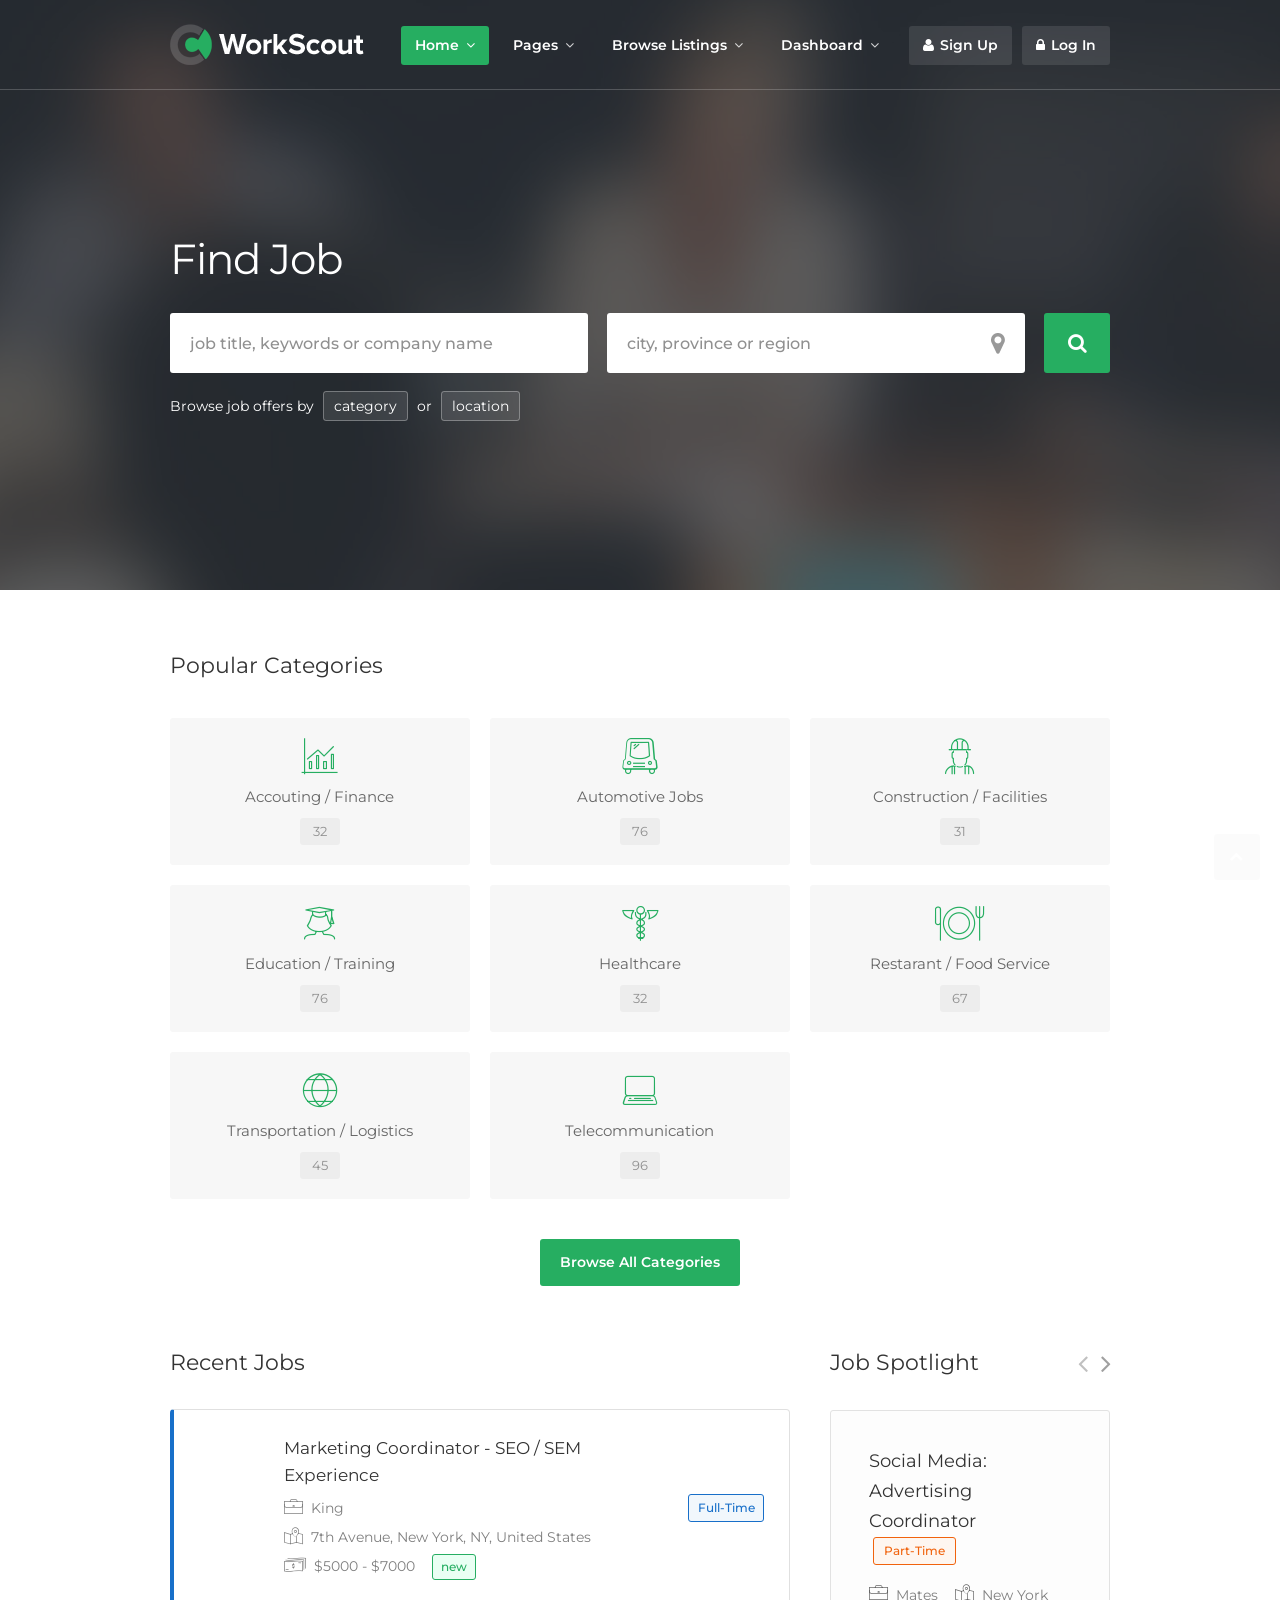
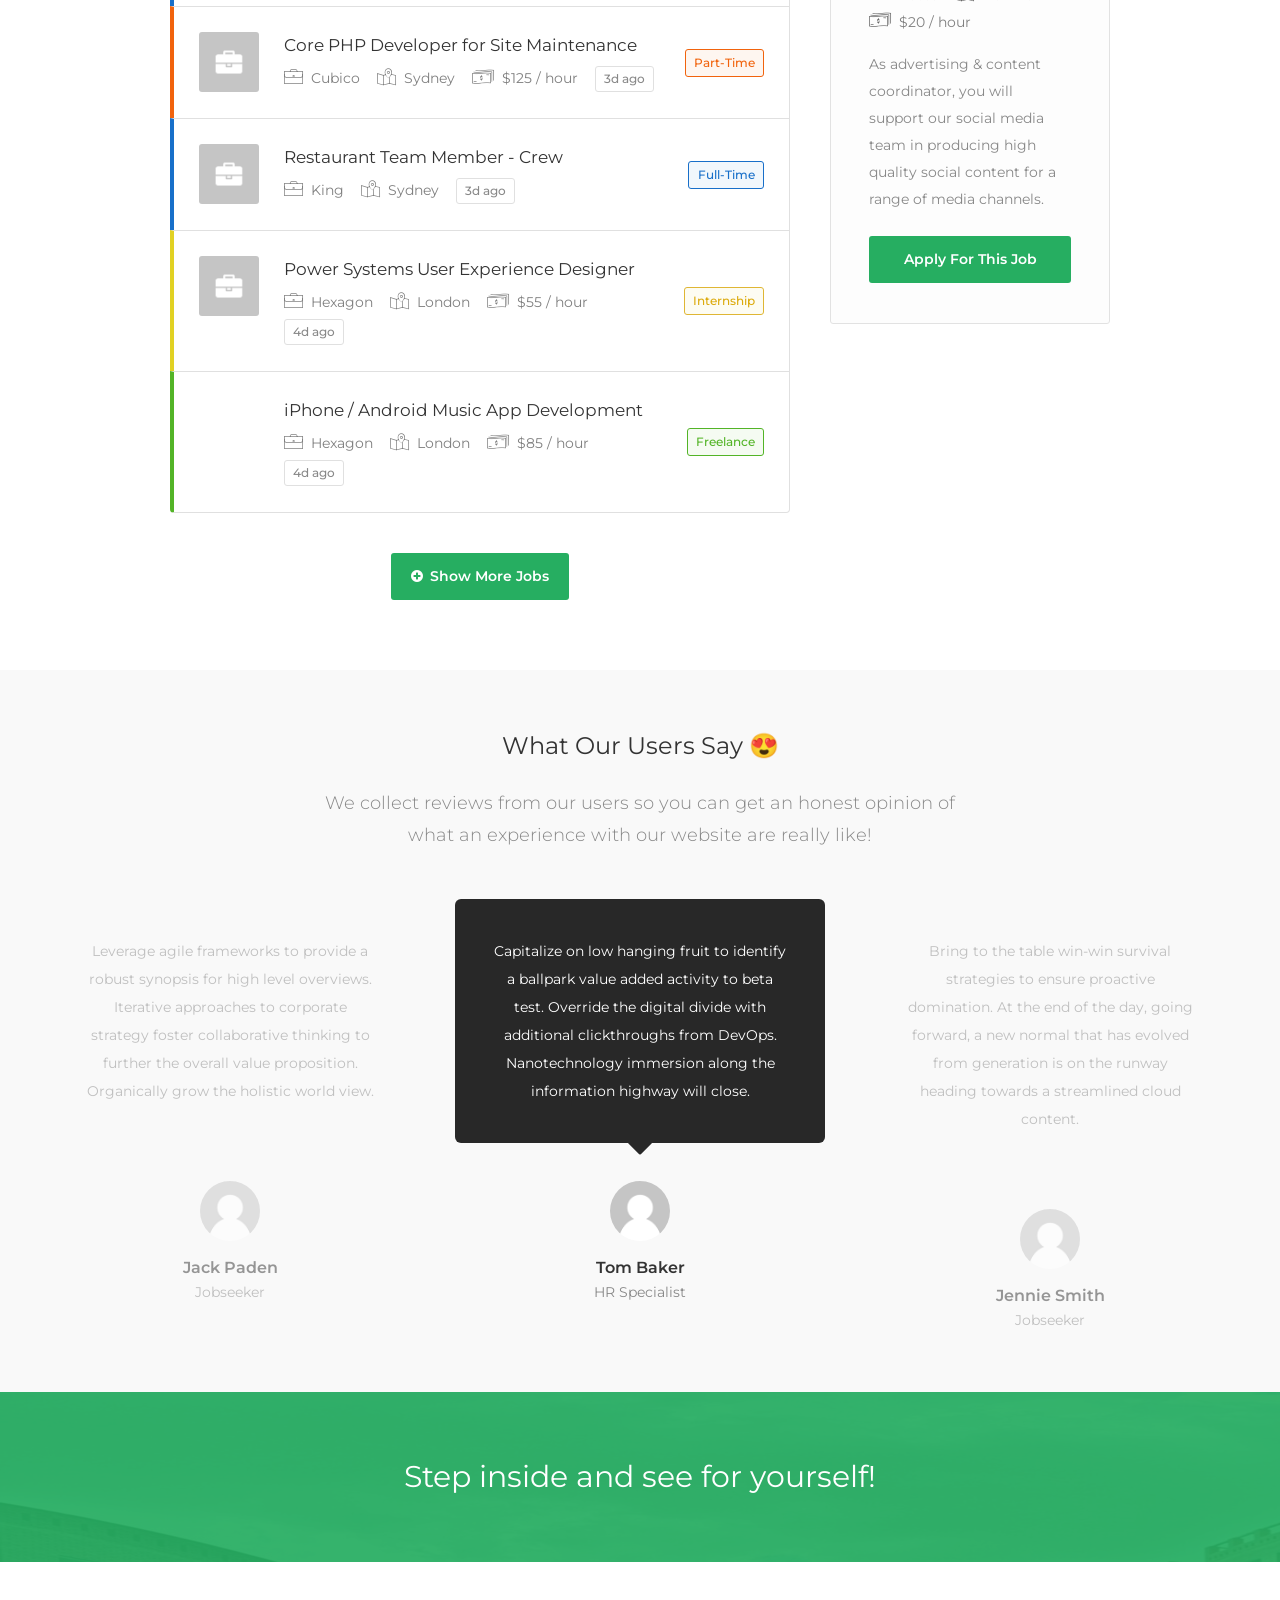
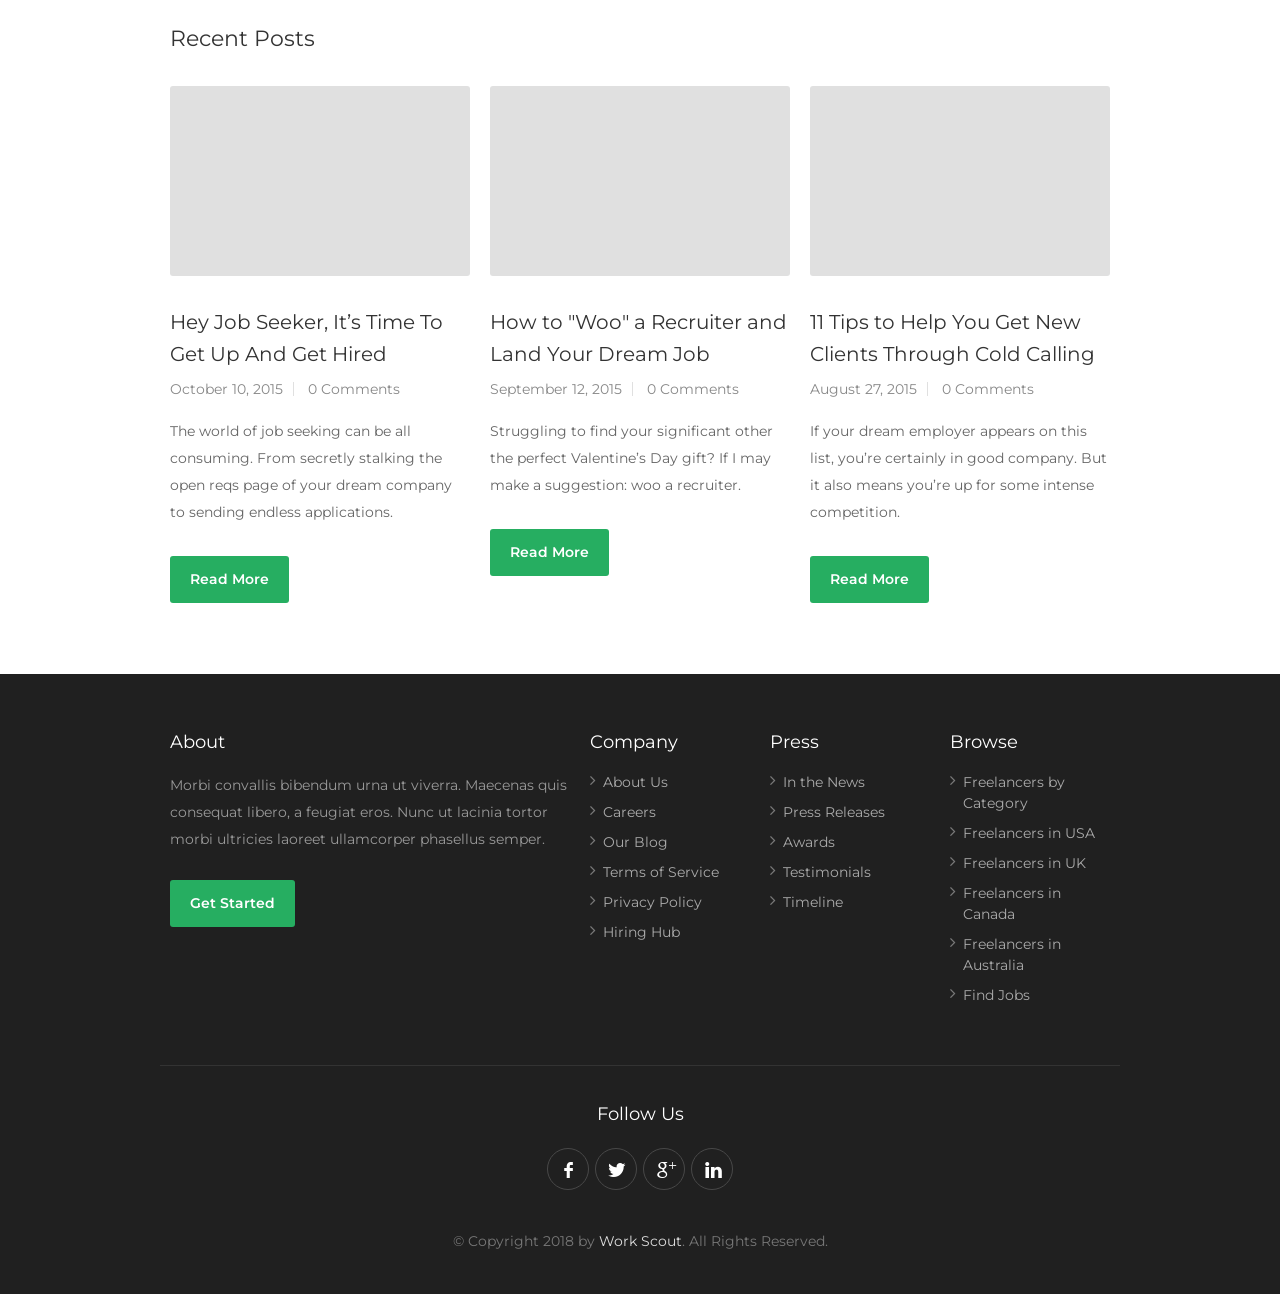
<file: index.html>
<!DOCTYPE html>
<!--[if IE 8 ]><html class="ie ie8" lang="en"> <![endif]-->
<!--[if (gte IE 9)|!(IE)]><!--><html lang="en"> <!--<![endif]-->
<head>

<!-- Basic Page Needs
================================================== -->
<meta charset="utf-8">
<title>Work Scout</title>

<!-- Mobile Specific Metas
================================================== -->
<meta name="viewport" content="width=device-width, initial-scale=1, maximum-scale=1">

<!-- CSS
================================================== -->
<link rel="stylesheet" href="css/style.css">
<link rel="stylesheet" href="css/colors.css">



</head>

<body>
<div id="wrapper">


<!-- Header
================================================== -->
<header class="transparent sticky-header">
<div class="container">
	<div class="sixteen columns">
	
		<!-- Logo -->
		<div id="logo">
			<h1><a href="index.html"><img src="images/logo2.png" alt="Work Scout" /></a></h1>
		</div>

		<!-- Menu -->
		<nav id="navigation" class="menu">
			<ul id="responsive">

				<li><a id="current" href="index.html">Home</a>
					<ul>
						<li><a href="index.html">Home #1</a></li>
						<li><a href="index-2.html">Home #2</a></li>
						<li><a href="index-3.html">Home #3</a></li>
						<li><a href="index-4.html">Home #4</a></li>
						<li><a href="index-5.html">Home #5</a></li>
					</ul>
				</li>

				<li><a href="#">Pages</a>
					<ul>
						<li><a href="job-page.html">Job Page</a></li>
						<li><a href="job-page-alt.html">Job Page Alternative</a></li>
						<li><a href="resume-page.html">Resume Page</a></li>
						<li><a href="shortcodes.html">Shortcodes</a></li>
						<li><a href="icons.html">Icons</a></li>
						<li><a href="pricing-tables.html">Pricing Tables</a></li>
						<li><a href="blog.html">Blog</a></li>
						<li><a href="contact.html">Contact</a></li>
					</ul>
				</li>

				<li><a href="#">Browse Listings</a>
					<ul>
						<li><a href="browse-jobs.html">Browse Jobs</a></li>
						<li><a href="browse-resumes.html">Browse Resumes</a></li>
						<li><a href="browse-categories.html">Browse Categories</a></li>
					</ul>
				</li>

				<li><a href="#">Dashboard</a>
					<ul>
						<li><a href="dashboard.html">Dashboard</a></li>
						<li><a href="dashboard-messages.html">Messages</a></li>
						<li><a href="dashboard-manage-resumes.html">Manage Resumes</a></li>
						<li><a href="dashboard-add-resume.html">Add Resume</a></li>
						<li><a href="dashboard-job-alerts.html">Job Alerts</a></li>
						<li><a href="dashboard-manage-jobs.html">Manage Jobs</a></li>
						<li><a href="dashboard-manage-applications.html">Manage Applications</a></li>
						<li><a href="dashboard-add-job.html">Add Job</a></li>
						<li><a href="dashboard-my-profile.html">My Profile</a></li>
					</ul>
				</li>
			</ul>


			<ul class="float-right">
				<li><a href="my-account.html#tab2"><i class="fa fa-user"></i> Sign Up</a></li>
				<li><a href="my-account.html"><i class="fa fa-lock"></i> Log In</a></li>
			</ul>

		</nav>

		<!-- Navigation -->
		<div id="mobile-navigation">
			<a href="#menu" class="menu-trigger"><i class="fa fa-reorder"></i></a>
		</div>

	</div>
</div>
</header>
<div class="clearfix"></div>


<!-- Banner
================================================== -->
<div id="banner" class="with-transparent-header parallax background" style="background-image: url(images/banner-home-02.jpg)" data-img-width="2000" data-img-height="1330" data-diff="300">
	<div class="container">
		<div class="sixteen columns">
			
			<div class="search-container">

				<!-- Form -->
				<h2>Find Job</h2>
				<input type="text" class="ico-01" placeholder="job title, keywords or company name" value=""/>
				<input type="text" class="ico-02" placeholder="city, province or region" value=""/>
				<button><i class="fa fa-search"></i></button>

				<!-- Browse Jobs -->
				<div class="browse-jobs">
					Browse job offers by <a href="browse-categories.html"> category</a> or <a href="#">location</a>
				</div>
				
				<!-- Announce -->
<!-- 				<div class="announce">
					We’ve over <strong>15 000</strong> job offers for you!
				</div> -->

			</div>

		</div>
	</div>
</div>


<!-- Content
================================================== -->

<!-- Categories -->
<div class="container">
	<div class="sixteen columns">
		<h3 class="margin-bottom-20 margin-top-10">Popular Categories</h3>

			<!-- Popular Categories -->
			<div class="categories-boxes-container">
				
				<!-- Box -->
				<a href="browse-jobs.html" class="category-small-box">
					<i class="ln ln-icon-Bar-Chart"></i>
					<h4>Accouting / Finance</h4>
					<span>32</span>
				</a>

				<!-- Box -->
				<a href="browse-jobs.html" class="category-small-box">
					<i class="ln ln-icon-Car"></i>
					<h4>Automotive Jobs</h4>
					<span>76</span>
				</a>

				<!-- Box -->
				<a href="browse-jobs.html" class="category-small-box">
					<i class="ln  ln-icon-Worker"></i>
					<h4>Construction / Facilities</h4>
					<span>31</span>
				</a>

				<!-- Box -->
				<a href="browse-jobs.html" class="category-small-box">
					<i class="ln  ln-icon-Student-Female"></i>
					<h4>Education / Training</h4>
					<span>76</span>
				</a>

				<!-- Box -->
				<a href="browse-jobs.html" class="category-small-box">
					<i class="ln ln-icon-Medical-Sign"></i>
					<h4>Healthcare</h4>
					<span>32</span>
				</a>

				<!-- Box -->
				<a href="browse-jobs.html" class="category-small-box">
					<i class="ln ln-icon-Plates"></i>
					<h4>Restarant / Food Service</h4>
					<span>67</span>
				</a>

				<!-- Box -->
				<a href="browse-jobs.html" class="category-small-box">
					<i class="ln ln-icon-Globe"></i>
					<h4>Transportation / Logistics</h4>
					<span>45</span>
				</a>

				<!-- Box -->
				<a href="browse-jobs.html" class="category-small-box">
					<i class="ln   ln-icon-Laptop-3"></i>
					<h4>Telecommunication</h4>
					<span>96</span>
				</a>

			</div>

		<div class="clearfix"></div>
		<div class="margin-top-30"></div>

		<a href="browse-categories.html" class="button centered">Browse All Categories</a>
		<div class="margin-bottom-55"></div>
	</div>
</div>


<div class="container">
	
	<!-- Recent Jobs -->
	<div class="eleven columns">
	<div class="padding-right">
		<h3 class="margin-bottom-25">Recent Jobs</h3>
		<div class="listings-container">
			
			<!-- Listing -->
			<a href="job-page-alt.html" class="listing full-time">
				<div class="listing-logo">
					<img src="images/job-list-logo-01.png" alt="">
				</div>
				<div class="listing-title">
					<h4>Marketing Coordinator - SEO / SEM Experience <span class="listing-type">Full-Time</span></h4>
					<ul class="listing-icons">
						<li><i class="ln ln-icon-Management"></i> King</li>
						<li><i class="ln ln-icon-Map2"></i>  7th Avenue, New York, NY, United States</li>
						<li><i class="ln ln-icon-Money-2"></i> $5000 - $7000</li>
						<li><div class="listing-date new">new</div></li>
					</ul>
				</div>
			</a>
			
			<!-- Listing -->
			<a href="job-page.html" class="listing part-time">
				<div class="listing-logo">
					<img src="images/job-list-logo-02.png" alt="">
				</div>
				<div class="listing-title">
					<h4>Core PHP Developer for Site Maintenance  <span class="listing-type">Part-Time</span></h4>
					<ul class="listing-icons">
						<li><i class="ln ln-icon-Management"></i> Cubico</li>
						<li><i class="ln ln-icon-Map2"></i> Sydney</li>
						<li><i class="ln ln-icon-Money-2"></i> $125 / hour</li>
						<li><div class="listing-date">3d ago</div></li>
					</ul>
				</div>
			</a>

			<!-- Listing -->
			<a href="job-page-alt.html" class="listing full-time">
				<div class="listing-logo">
					<img src="images/job-list-logo-01.png" alt="">
				</div>
				<div class="listing-title">
					<h4>Restaurant Team Member - Crew  <span class="listing-type">Full-Time</span></h4>
					<ul class="listing-icons">
						<li><i class="ln ln-icon-Management"></i> King</li>
						<li><i class="ln ln-icon-Map2"></i> Sydney</li>
						<li><div class="listing-date">3d ago</div></li>
					</ul>
				</div>
			</a>

			<!-- Listing -->
			<a href="job-page.html" class="listing internship">
				<div class="listing-logo">
					<img src="images/job-list-logo-04.png" alt="">
				</div>
				<div class="listing-title">
					<h4>Power Systems User Experience Designer <span class="listing-type">Internship</span></h4>
					<ul class="listing-icons">
						<li><i class="ln ln-icon-Management"></i> Hexagon</li>
						<li><i class="ln ln-icon-Map2"></i> London</li>
						<li><i class="ln ln-icon-Money-2"></i> $55 / hour</li>
						<li><div class="listing-date">4d ago</div></li>
					</ul>
				</div>
			</a>

			<!-- Listing -->
			<a href="job-page.html" class="listing freelance">
				<div class="listing-logo">
					<img src="images/job-list-logo-05.png" alt="">
				</div>
				<div class="listing-title">
					<h4>iPhone / Android Music App Development  <span class="listing-type">Freelance</span></h4>
					<ul class="listing-icons">
						<li><i class="ln ln-icon-Management"></i> Hexagon</li>
						<li><i class="ln ln-icon-Map2"></i> London</li>
						<li><i class="ln ln-icon-Money-2"></i> $85 / hour</li>
						<li><div class="listing-date">4d ago</div></li>
					</ul>
				</div>
			</a>
		</div>

		<a href="browse-jobs.html" class="button centered"><i class="fa fa-plus-circle"></i> Show More Jobs</a>
		<div class="margin-bottom-55"></div>
	</div>
	</div>

	<!-- Job Spotlight -->
	<div class="five columns">
		<h3 class="margin-bottom-5">Job Spotlight</h3>

		<!-- Navigation -->
		<div class="showbiz-navigation">
			<div id="showbiz_left_1" class="sb-navigation-left"><i class="fa fa-angle-left"></i></div>
			<div id="showbiz_right_1" class="sb-navigation-right"><i class="fa fa-angle-right"></i></div>
		</div>
		<div class="clearfix"></div>
		
		<!-- Showbiz Container -->
		<div id="job-spotlight" class="showbiz-container">
			<div class="showbiz" data-left="#showbiz_left_1" data-right="#showbiz_right_1" data-play="#showbiz_play_1" >
				<div class="overflowholder">

					<ul>

						<li>
							<div class="job-spotlight">
								<a href="#"><h4>Social Media: Advertising Coordinator <span class="part-time">Part-Time</span></h4></a>
								<span><i class="fa fa-briefcase"></i> Mates</span>
								<span><i class="fa fa-map-marker"></i> New York</span>
								<span><i class="fa fa-money"></i> $20 / hour</span>
								<p>As advertising & content coordinator, you will support our social media team in producing high quality social content for a range of media channels.</p>
								<a href="job-page.html" class="button">Apply For This Job</a>
							</div>
						</li>

						<li>
							<div class="job-spotlight">
								<a href="#"><h4>Prestashop / WooCommerce Product Listing <span class="freelance">Freelance</span></h4></a>
								<span><i class="fa fa-briefcase"></i> King</span>
								<span><i class="fa fa-map-marker"></i> London</span>
								<span><i class="fa fa-money"></i> $25 / hour</span>
								<p>Etiam suscipit tellus ante, sit amet hendrerit magna varius in. Pellentesque lorem quis enim venenatis pellentesque.</p>
								<a href="job-page.html" class="button">Apply For This Job</a>
							</div>
						</li>

						<li>
							<div class="job-spotlight">
								<a href="#"><h4>Logo Design <span class="freelance">Freelance</span></h4></a>
								<span><i class="fa fa-briefcase"></i> Hexagon</span>
								<span><i class="fa fa-map-marker"></i> Sydney</span>
								<span><i class="fa fa-money"></i> $10 / hour</span>
								<p>Proin ligula neque, pretium et ipsum eget, mattis commodo dolor. Etiam tincidunt libero quis commodo.</p>
								<a href="job-page.html" class="button">Apply For This Job</a>
							</div>
						</li>


					</ul>
					<div class="clearfix"></div>

				</div>
				<div class="clearfix"></div>
			</div>
		</div>

	</div>
</div>


<section class="fullwidth-testimonial margin-top-15">

	<!-- Info Section -->
	<div class="container">
		<div class="sixteen columns">
			<h3 class="headline centered">
				What Our Users Say 😍
				<span class="margin-top-25">We collect reviews from our users so you can get an honest opinion of what an experience with our website are really like!</span>
			</h3>
		</div>
	</div>
	<!-- Info Section / End -->

	<!-- Testimonials Carousel -->
	<div class="fullwidth-carousel-container margin-top-20">
		<div class="testimonial-carousel testimonials">
			
			<!-- Item -->
			<div class="fw-carousel-review">
				<div class="testimonial-box">
					<div class="testimonial">Capitalize on low hanging fruit to identify a ballpark value added activity to beta test. Override the digital divide with additional clickthroughs from DevOps. Nanotechnology immersion along the information highway will close.</div>
				</div>
				<div class="testimonial-author">
					<img src="images/resumes-list-avatar-03.png" alt="">
					<h4>Tom Baker <span>HR Specialist</span></h4>
				</div>
			</div>

			<!-- Item -->
			<div class="fw-carousel-review">
				<div class="testimonial-box">
					<div class="testimonial">Bring to the table win-win survival strategies to ensure proactive domination. At the end of the day, going forward, a new normal that has evolved from generation is on the runway heading towards a streamlined cloud content.</div>
				</div>
				<div class="testimonial-author">
					<img src="images/resumes-list-avatar-02.png" alt="">
					<h4>Jennie Smith <span>Jobseeker</span></h4>
				</div>
			</div>

			<!-- Item -->
			<div class="fw-carousel-review">
				<div class="testimonial-box">
					<div class="testimonial">Leverage agile frameworks to provide a robust synopsis for high level overviews. Iterative approaches to corporate strategy foster collaborative thinking to further the overall value proposition. Organically grow the holistic world view.</div>
				</div>
				<div class="testimonial-author">
					<img src="images/resumes-list-avatar-01.png" alt="">
					<h4>Jack Paden <span>Jobseeker</span></h4>
				</div>
			</div>

		</div>
	</div>
	<!-- Testimonials Carousel / End -->

</section>


<!-- Flip banner -->
<a href="browse-jobs.html" class="flip-banner margin-bottom-55" data-background="images/all-categories-photo.jpg" data-color="#26ae61" data-color-opacity="0.93">
	<div class="flip-banner-content">
		<h2 class="flip-visible">Step inside and see for yourself!</h2>
		<h2 class="flip-hidden">Get Started <i class="fa fa-angle-right"></i></h2>
	</div>
</a>
<!-- Flip banner / End -->


<!-- Recent Posts -->
<div class="container">
	<div class="sixteen columns">
		<h3 class="margin-bottom-25">Recent Posts</h3>
	</div>

	<div class="one-third column">

		<!-- Post #1 -->
		<div class="recent-post">
			<div class="recent-post-img"><a href="blog-single-post.html"><img src="images/recent-post-01.jpg" alt=""></a><div class="hover-icon"></div></div>
			<a href="blog-single-post.html"><h4>Hey Job Seeker, It’s Time To Get Up And Get Hired</h4></a>
			<div class="meta-tags">
				<span>October 10, 2015</span>
				<span><a href="#">0 Comments</a></span>
			</div>
			<p>The world of job seeking can be all consuming. From secretly stalking the open reqs page of your dream company to sending endless applications.</p>
			<a href="blog-single-post.html" class="button">Read More</a>
		</div>

	</div>


	<div class="one-third column">

		<!-- Post #2 -->
		<div class="recent-post">
			<div class="recent-post-img"><a href="blog-single-post.html"><img src="images/recent-post-02.jpg" alt=""></a><div class="hover-icon"></div></div>
			<a href="blog-single-post.html"><h4>How to "Woo" a Recruiter and Land Your Dream Job</h4></a>
			<div class="meta-tags">
				<span>September 12, 2015</span>
				<span><a href="#">0 Comments</a></span>
			</div>
			<p>Struggling to find your significant other the perfect Valentine’s Day gift? If I may make a suggestion: woo a recruiter. </p>
			<a href="blog-single-post.html" class="button">Read More</a>
		</div>

	</div>

	<div class="one-third column">

		<!-- Post #3 -->
		<div class="recent-post">
			<div class="recent-post-img"><a href="blog-single-post.html"><img src="images/recent-post-03.jpg" alt=""></a><div class="hover-icon"></div></div>
			<a href="blog-single-post.html"><h4>11 Tips to Help You Get New Clients Through Cold Calling</h4></a>
			<div class="meta-tags">
				<span>August 27, 2015</span>
				<span><a href="#">0 Comments</a></span>
			</div>
			<p>If your dream employer appears on this list, you’re certainly in good company. But it also means you’re up for some intense competition.</p>
			<a href="blog-single-post.html" class="button">Read More</a>
		</div>
	</div>

</div>


<!-- Footer
================================================== -->
<div class="margin-top-15"></div>

<div id="footer">
	<!-- Main -->
	<div class="container">

		<div class="seven columns">
			<h4>About</h4>
			<p>Morbi convallis bibendum urna ut viverra. Maecenas quis consequat libero, a feugiat eros. Nunc ut lacinia tortor morbi ultricies laoreet ullamcorper phasellus semper.</p>
			<a href="#" class="button">Get Started</a>
		</div>

		<div class="three columns">
			<h4>Company</h4>
			<ul class="footer-links">
				<li><a href="#">About Us</a></li>
				<li><a href="#">Careers</a></li>
				<li><a href="#">Our Blog</a></li>
				<li><a href="#">Terms of Service</a></li>
				<li><a href="#">Privacy Policy</a></li>
				<li><a href="#">Hiring Hub</a></li>
			</ul>
		</div>
		
		<div class="three columns">
			<h4>Press</h4>
			<ul class="footer-links">
				<li><a href="#">In the News</a></li>
				<li><a href="#">Press Releases</a></li>
				<li><a href="#">Awards</a></li>
				<li><a href="#">Testimonials</a></li>
				<li><a href="#">Timeline</a></li>
			</ul>
		</div>		

		<div class="three columns">
			<h4>Browse</h4>
			<ul class="footer-links">
				<li><a href="#">Freelancers by Category</a></li>
				<li><a href="#">Freelancers in USA</a></li>
				<li><a href="#">Freelancers in UK</a></li>
				<li><a href="#">Freelancers in Canada</a></li>
				<li><a href="#">Freelancers in Australia</a></li>
				<li><a href="#">Find Jobs</a></li>

			</ul>
		</div>

	</div>

	<!-- Bottom -->
	<div class="container">
		<div class="footer-bottom">
			<div class="sixteen columns">
				<h4>Follow Us</h4>
				<ul class="social-icons">
					<li><a class="facebook" href="#"><i class="icon-facebook"></i></a></li>
					<li><a class="twitter" href="#"><i class="icon-twitter"></i></a></li>
					<li><a class="gplus" href="#"><i class="icon-gplus"></i></a></li>
					<li><a class="linkedin" href="#"><i class="icon-linkedin"></i></a></li>
				</ul>
				<div class="copyrights">©  Copyright 2018 by <a href="#">Work Scout</a>. All Rights Reserved.</div>
			</div>
		</div>
	</div>

</div>

<!-- Back To Top Button -->
<div id="backtotop"><a href="#"></a></div>

</div>
<!-- Wrapper / End -->


<!-- Scripts
================================================== -->
<script src="scripts/jquery-3.6.0.min.js"></script>
<script src="scripts/jquery-migrate-3.3.2.min.js"></script>
<script src="scripts/custom.js"></script>
<script src="scripts/jquery.superfish.js"></script>
<script src="scripts/jquery.themepunch.tools.min.js"></script>
<script src="scripts/jquery.themepunch.revolution.min.js"></script>
<script src="scripts/jquery.themepunch.showbizpro.min.js"></script>
<script src="scripts/jquery.flexslider-min.js"></script>
<script src="scripts/chosen.jquery.min.js"></script>
<script src="scripts/jquery.magnific-popup.min.js"></script>
<script src="scripts/waypoints.min.js"></script>
<script src="scripts/jquery.counterup.min.js"></script>
<script src="scripts/jquery.jpanelmenu.js"></script>
<script src="scripts/stacktable.js"></script>
<script src="scripts/slick.min.js"></script>
<script src="scripts/headroom.min.js"></script>






</body>
</html>
</file>
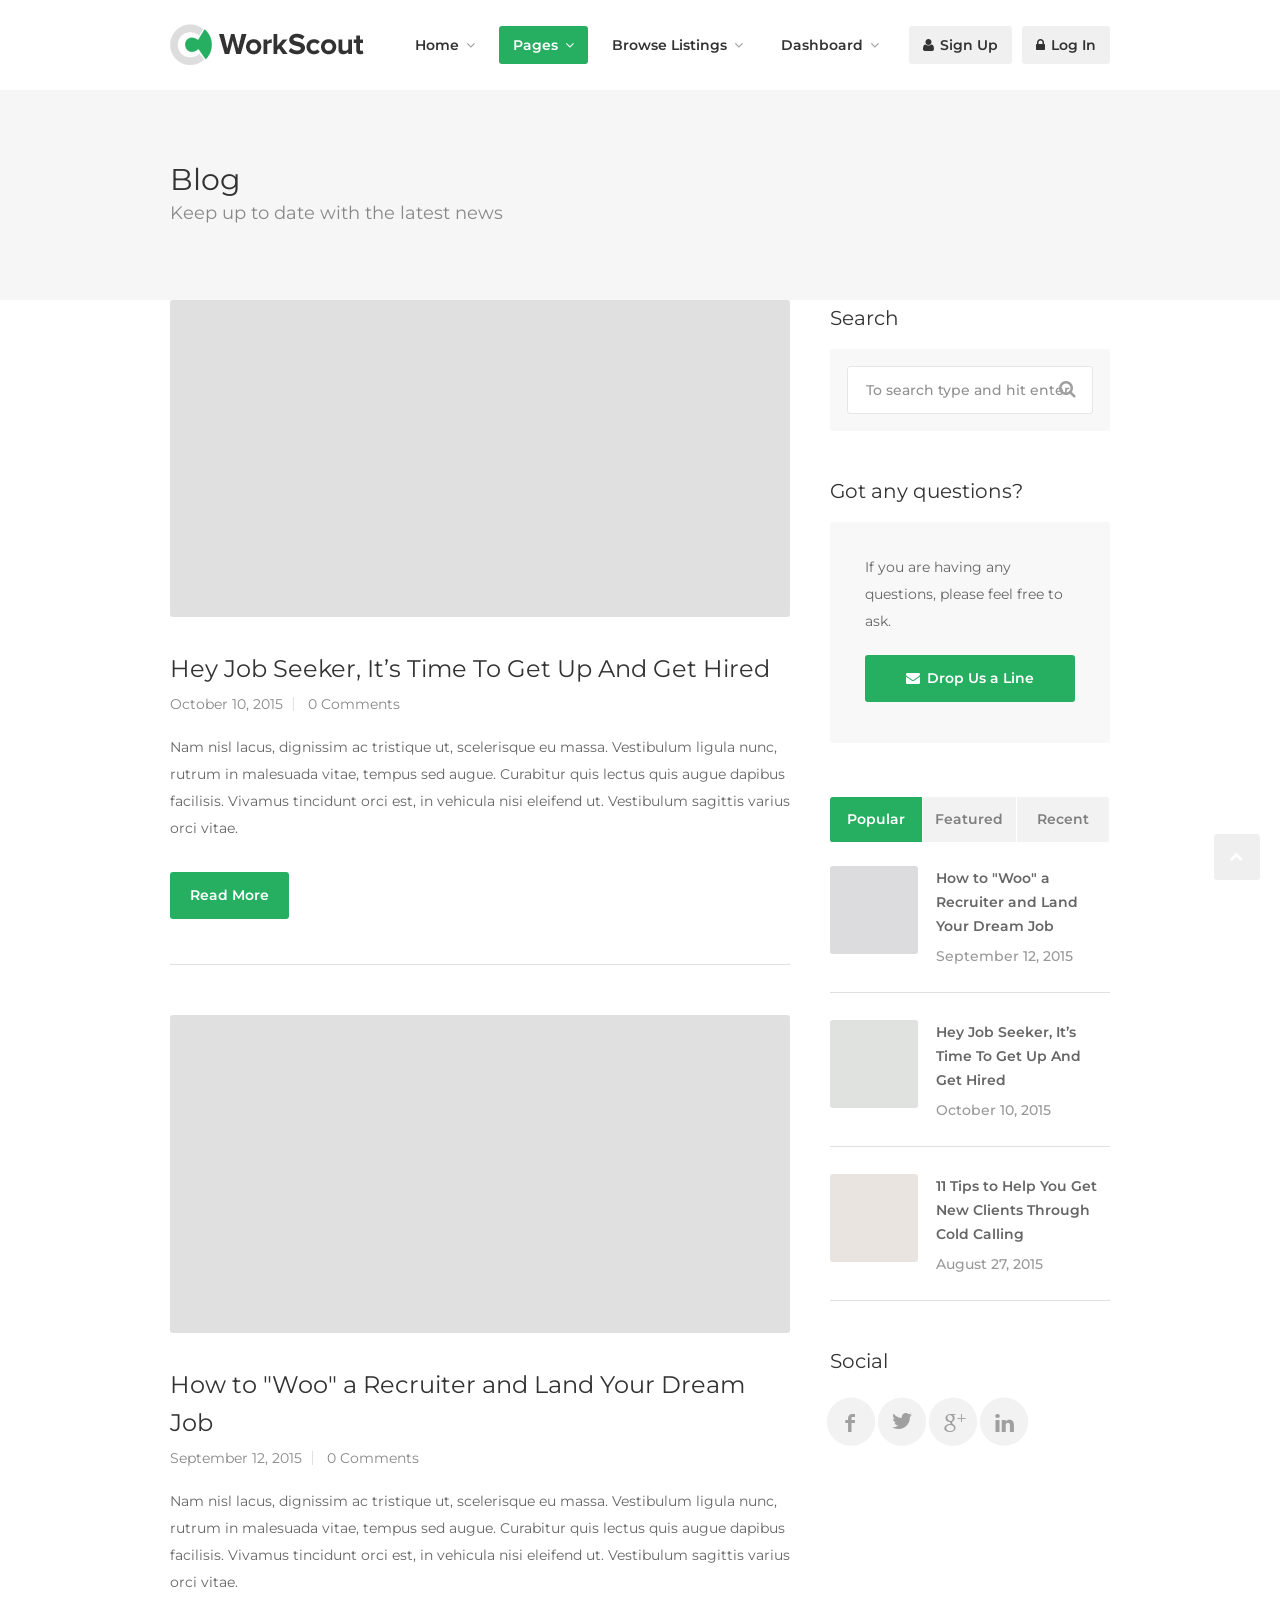
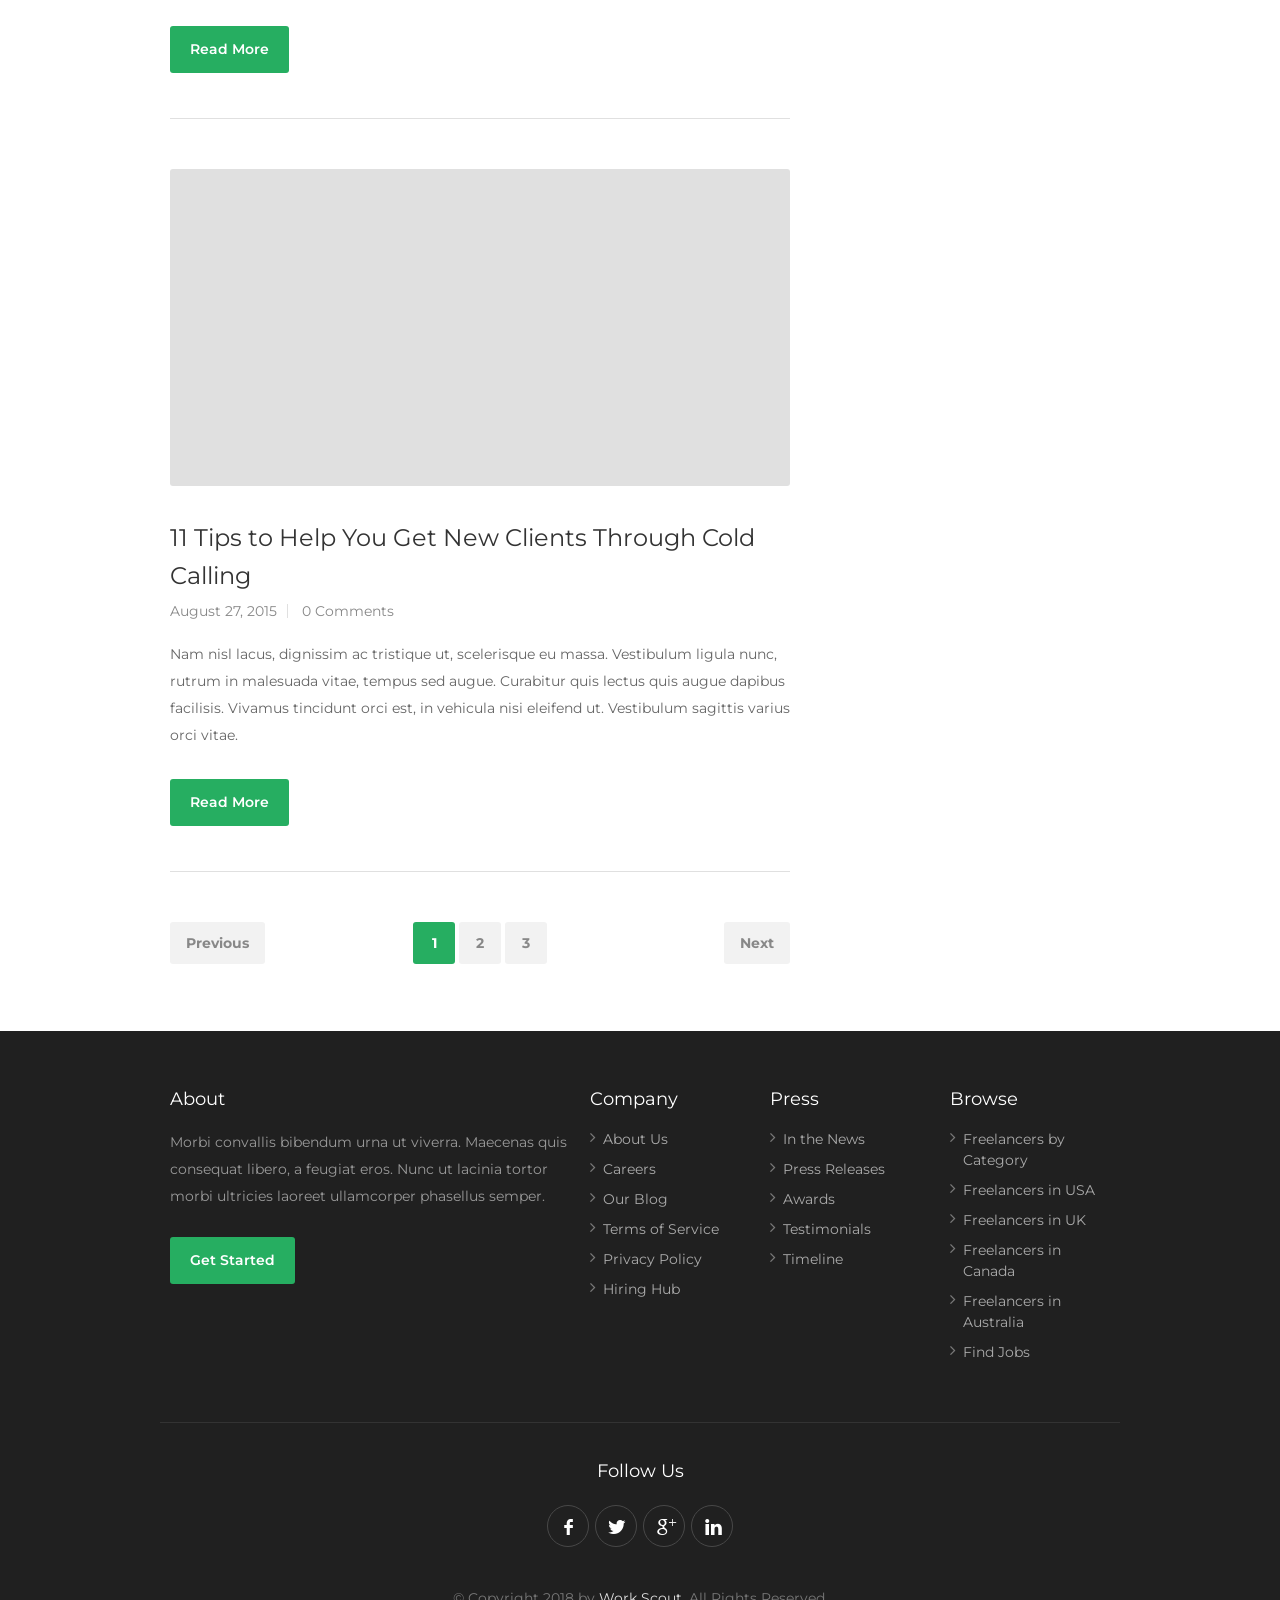
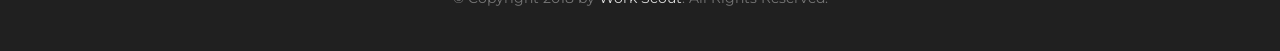
<file: blog.html>
<!DOCTYPE html>
<!--[if IE 8 ]><html class="ie ie8" lang="en"> <![endif]-->
<!--[if (gte IE 9)|!(IE)]><!--><html lang="en"> <!--<![endif]-->
<head>

<!-- Basic Page Needs
================================================== -->
<meta charset="utf-8">
<title>Work Scout</title>

<!-- Mobile Specific Metas
================================================== -->
<meta name="viewport" content="width=device-width, initial-scale=1, maximum-scale=1">

<!-- CSS
================================================== -->
<link rel="stylesheet" href="css/style.css">
<link rel="stylesheet" href="css/colors.css">



</head>

<body>
<div id="wrapper">


<!-- Header
================================================== -->
<header class="sticky-header">
<div class="container">
	<div class="sixteen columns">

		<!-- Logo -->
		<div id="logo">
			<h1><a href="index.html"><img src="images/logo.png" alt="Work Scout" /></a></h1>
		</div>

		<!-- Menu -->
		<nav id="navigation" class="menu">
			<ul id="responsive">

				<li><a href="index.html">Home</a>
					<ul>
						<li><a href="index.html">Home #1</a></li>
						<li><a href="index-2.html">Home #2</a></li>
						<li><a href="index-3.html">Home #3</a></li>
						<li><a href="index-4.html">Home #4</a></li>
						<li><a href="index-5.html">Home #5</a></li>
					</ul>
				</li>

				<li><a id="current" href="#">Pages</a>
					<ul>
						<li><a href="job-page.html">Job Page</a></li>
						<li><a href="job-page-alt.html">Job Page Alternative</a></li>
						<li><a href="resume-page.html">Resume Page</a></li>
						<li><a href="shortcodes.html">Shortcodes</a></li>
						<li><a href="icons.html">Icons</a></li>
						<li><a href="pricing-tables.html">Pricing Tables</a></li>
						<li><a href="blog.html">Blog</a></li>
						<li><a href="contact.html">Contact</a></li>
					</ul>
				</li>

				<li><a href="#">Browse Listings</a>
					<ul>
						<li><a href="browse-jobs.html">Browse Jobs</a></li>
						<li><a href="browse-resumes.html">Browse Resumes</a></li>
						<li><a href="browse-categories.html">Browse Categories</a></li>
					</ul>
				</li>

				<li><a href="#">Dashboard</a>
					<ul>
						<li><a href="dashboard.html">Dashboard</a></li>
						<li><a href="dashboard-messages.html">Messages</a></li>
						<li><a href="dashboard-manage-resumes.html">Manage Resumes</a></li>
						<li><a href="dashboard-add-resume.html">Add Resume</a></li>
						<li><a href="dashboard-job-alerts.html">Job Alerts</a></li>
						<li><a href="dashboard-manage-jobs.html">Manage Jobs</a></li>
						<li><a href="dashboard-manage-applications.html">Manage Applications</a></li>
						<li><a href="dashboard-add-job.html">Add Job</a></li>
						<li><a href="dashboard-my-profile.html">My Profile</a></li>
					</ul>
				</li>
			</ul>


			<ul class="responsive float-right">
				<li><a href="my-account.html#tab2"><i class="fa fa-user"></i> Sign Up</a></li>
				<li><a href="my-account.html"><i class="fa fa-lock"></i> Log In</a></li>
			</ul>

		</nav>

		<!-- Navigation -->
		<div id="mobile-navigation">
			<a href="#menu" class="menu-trigger"><i class="fa fa-reorder"></i> Menu</a>
		</div>

	</div>
</div>
</header>
<div class="clearfix"></div>

<!-- Titlebar
================================================== -->
<div id="titlebar" class="single">
	<div class="container">

		<div class="sixteen columns">
			<h2>Blog</h2>
			<span>Keep up to date with the latest news</span>
		</div>

	</div>
</div>


<!-- Content
================================================== -->
<div class="container">

	<!-- Blog Posts -->
	<div class="eleven columns">
		<div class="padding-right">

			<!-- Post -->
			<div class="post-container">
				<div class="post-img"><a href="blog-single-post.html"><img src="images/blog-post-01.jpg" alt=""></a><div class="hover-icon"></div></div>
				<div class="post-content">
					<a href="#"><h3>Hey Job Seeker, It’s Time To Get Up And Get Hired</h3></a>
					<div class="meta-tags">
						<span>October 10, 2015</span>
						<span><a href="#">0 Comments</a></span>
					</div>
					<p>Nam nisl lacus, dignissim ac tristique ut, scelerisque eu massa. Vestibulum ligula nunc, rutrum in malesuada vitae, tempus sed augue. Curabitur quis lectus quis augue dapibus facilisis. Vivamus tincidunt orci est, in vehicula nisi eleifend ut. Vestibulum sagittis varius orci vitae.</p>
					<a class="button" href="blog-single-post.html">Read More</a>
				</div>
			</div>

			<!-- Post -->
			<div class="post-container">
				<div class="post-img"><a href="blog-single-post.html"><img src="images/blog-post-02.jpg" alt=""></a><div class="hover-icon"></div></div>
				<div class="post-content">
					<a href="#"><h3>How to "Woo" a Recruiter and Land Your Dream Job</h3></a>
					<div class="meta-tags">
						<span>September 12, 2015</span>
						<span><a href="#">0 Comments</a></span>
					</div>
					<p>Nam nisl lacus, dignissim ac tristique ut, scelerisque eu massa. Vestibulum ligula nunc, rutrum in malesuada vitae, tempus sed augue. Curabitur quis lectus quis augue dapibus facilisis. Vivamus tincidunt orci est, in vehicula nisi eleifend ut. Vestibulum sagittis varius orci vitae.</p>
					<a class="button" href="blog-single-post.html">Read More</a>
				</div>
			</div>

			<!-- Post -->
			<div class="post-container">
				<div class="post-img"><a href="blog-single-post.html"><img src="images/blog-post-03.jpg" alt=""></a><div class="hover-icon"></div></div>
				<div class="post-content">
					<a href="#"><h3>11 Tips to Help You Get New Clients Through Cold Calling</h3></a>
					<div class="meta-tags">
						<span>August 27, 2015</span>
						<span><a href="#">0 Comments</a></span>
					</div>
					<p>Nam nisl lacus, dignissim ac tristique ut, scelerisque eu massa. Vestibulum ligula nunc, rutrum in malesuada vitae, tempus sed augue. Curabitur quis lectus quis augue dapibus facilisis. Vivamus tincidunt orci est, in vehicula nisi eleifend ut. Vestibulum sagittis varius orci vitae.</p>
					<a class="button" href="blog-single-post.html">Read More</a>
				</div>
			</div>

			<!-- Pagination -->
			<div class="pagination-container">
				<nav class="pagination">
					<ul>
						<li><a href="#" class="current-page">1</a></li>
						<li><a href="#">2</a></li>
						<li><a href="#">3</a></li>
					</ul>
				</nav>

				<nav class="pagination-next-prev">
					<ul>
						<li><a href="#" class="prev">Previous</a></li>
						<li><a href="#" class="next">Next</a></li>
					</ul>
				</nav>
			</div>

		</div>
	</div>
	<!-- Blog Posts / End -->


	<!-- Widgets -->
	<div class="five columns blog">

		<!-- Search -->
		<div class="widget">
			<h4>Search</h4>
			<div class="widget-box search">
				<div class="input"><input class="search-field" type="text" placeholder="To search type and hit enter" value=""/></div>
			</div>
		</div>

		<div class="widget">
			<h4>Got any questions?</h4>
			<div class="widget-box">
				<p>If you are having any questions, please feel free to ask.</p>
				<a href="contact.html" class="button widget-btn"><i class="fa fa-envelope"></i> Drop Us a Line</a>
			</div>
		</div>

		<!-- Tabs -->
		<div class="widget">

			<ul class="tabs-nav blog">
				<li class="active"><a href="#tab1">Popular</a></li>
				<li><a href="#tab2">Featured</a></li>
				<li><a href="#tab3">Recent</a></li>
			</ul>

			<!-- Tabs Content -->
			<div class="tabs-container">

				<div class="tab-content" id="tab1">
					
					<!-- Recent Posts -->
					<ul class="widget-tabs">
						
						<!-- Post #1 -->
						<li>
							<div class="widget-thumb">
								<a href="blog-single-post.html"><img src="images/blog-widget-01.png" alt="" /></a>
							</div>
							
							<div class="widget-text">
								<h5><a href="blog-single-post.html">How to "Woo" a Recruiter and Land Your Dream Job</a></h5>
								<span>September 12, 2015</span>
							</div>
							<div class="clearfix"></div>
						</li>
						
						<!-- Post #2 -->
						<li>
							<div class="widget-thumb">
								<a href="blog-single-post.html"><img src="images/blog-widget-02.png" alt="" /></a>
							</div>
							
							<div class="widget-text">
								<h5><a href="blog-single-post.html">Hey Job Seeker, It’s Time To Get Up And Get Hired</a></h5>
								<span>October 10, 2015</span>
							</div>
							<div class="clearfix"></div>

						</li>
						
						<!-- Post #3 -->
						<li>
							<div class="widget-thumb">
								<a href="blog-single-post.html"><img src="images/blog-widget-03.png" alt="" /></a>
							</div>
							
							<div class="widget-text">
								<h5><a href="blog-single-post.html">11 Tips to Help You Get New Clients Through Cold Calling</a></h5>
								<span>August 27, 2015</span>
							</div>
							<div class="clearfix"></div>
						</li>
					</ul>
		
				</div>

				<div class="tab-content" id="tab2">
				
					<!-- Featured Posts -->
					<ul class="widget-tabs">

						<!-- Post #1 -->
						<li>
							<div class="widget-thumb">
								<a href="blog-single-post.html"><img src="images/blog-widget-02.png" alt="" /></a>
							</div>
							
							<div class="widget-text">
								<h5><a href="blog-single-post.html">Hey Job Seeker, It’s Time To Get Up And Get Hired</a></h5>
								<span>October 10, 2015</span>
							</div>
							<div class="clearfix"></div>

						</li>
						
						<!-- Post #2 -->
						<li>
							<div class="widget-thumb">
								<a href="blog-single-post.html"><img src="images/blog-widget-01.png" alt="" /></a>
							</div>
							
							<div class="widget-text">
								<h5><a href="blog-single-post.html">How to "Woo" a Recruiter and Land Your Dream Job</a></h5>
								<span>September 12, 2015</span>
							</div>
							<div class="clearfix"></div>
						</li>
						
						<!-- Post #3 -->
						<li>
							<div class="widget-thumb">
								<a href="blog-single-post.html"><img src="images/blog-widget-03.png" alt="" /></a>
							</div>
							
							<div class="widget-text">
								<h5><a href="blog-single-post.html">11 Tips to Help You Get New Clients Through Cold Calling</a></h5>
								<span>August 27, 2015</span>
							</div>
							<div class="clearfix"></div>
						</li>
					</ul>
				</div>

				<div class="tab-content" id="tab3">
				
					<!-- Recent Posts -->
					<ul class="widget-tabs">
						
						<!-- Post #1 -->
						<li>
							<div class="widget-thumb">
								<a href="blog-single-post.html"><img src="images/blog-widget-03.png" alt="" /></a>
							</div>
							
							<div class="widget-text">
								<h5><a href="blog-single-post.html">11 Tips to Help You Get New Clients Through Cold Calling</a></h5>
								<span>August 27, 2015</span>
							</div>
							<div class="clearfix"></div>
						</li>
						
						<!-- Post #2 -->
						<li>
							<div class="widget-thumb">
								<a href="blog-single-post.html"><img src="images/blog-widget-02.png" alt="" /></a>
							</div>
							
							<div class="widget-text">
								<h5><a href="blog-single-post.html">Hey Job Seeker, It’s Time To Get Up And Get Hired</a></h5>
								<span>October 10, 2015</span>
							</div>
							<div class="clearfix"></div>

						</li>
						
						<!-- Post #3 -->
						<li>
							<div class="widget-thumb">
								<a href="blog-single-post.html"><img src="images/blog-widget-01.png" alt="" /></a>
							</div>
							
							<div class="widget-text">
								<h5><a href="blog-single-post.html">How to "Woo" a Recruiter and Land Your Dream Job</a></h5>
								<span>September 12, 2015</span>
							</div>
							<div class="clearfix"></div>
						</li>
					</ul>
				</div>
				
			</div>
		</div>


		<div class="widget">
			<h4>Social</h4>
				<ul class="social-icons">
					<li><a class="facebook" href="#"><i class="icon-facebook"></i></a></li>
					<li><a class="twitter" href="#"><i class="icon-twitter"></i></a></li>
					<li><a class="gplus" href="#"><i class="icon-gplus"></i></a></li>
					<li><a class="linkedin" href="#"><i class="icon-linkedin"></i></a></li>
				</ul>

		</div>
		
		<div class="clearfix"></div>
		<div class="margin-bottom-40"></div>

	</div>
	<!-- Widgets / End -->


</div>


<!-- Footer
================================================== -->
<div class="margin-top-25"></div>

<div id="footer">
	<!-- Main -->
	<div class="container">

		<div class="seven columns">
			<h4>About</h4>
			<p>Morbi convallis bibendum urna ut viverra. Maecenas quis consequat libero, a feugiat eros. Nunc ut lacinia tortor morbi ultricies laoreet ullamcorper phasellus semper.</p>
			<a href="#" class="button">Get Started</a>
		</div>

		<div class="three columns">
			<h4>Company</h4>
			<ul class="footer-links">
				<li><a href="#">About Us</a></li>
				<li><a href="#">Careers</a></li>
				<li><a href="#">Our Blog</a></li>
				<li><a href="#">Terms of Service</a></li>
				<li><a href="#">Privacy Policy</a></li>
				<li><a href="#">Hiring Hub</a></li>
			</ul>
		</div>
		
		<div class="three columns">
			<h4>Press</h4>
			<ul class="footer-links">
				<li><a href="#">In the News</a></li>
				<li><a href="#">Press Releases</a></li>
				<li><a href="#">Awards</a></li>
				<li><a href="#">Testimonials</a></li>
				<li><a href="#">Timeline</a></li>
			</ul>
		</div>		

		<div class="three columns">
			<h4>Browse</h4>
			<ul class="footer-links">
				<li><a href="#">Freelancers by Category</a></li>
				<li><a href="#">Freelancers in USA</a></li>
				<li><a href="#">Freelancers in UK</a></li>
				<li><a href="#">Freelancers in Canada</a></li>
				<li><a href="#">Freelancers in Australia</a></li>
				<li><a href="#">Find Jobs</a></li>

			</ul>
		</div>

	</div>

	<!-- Bottom -->
	<div class="container">
		<div class="footer-bottom">
			<div class="sixteen columns">
				<h4>Follow Us</h4>
				<ul class="social-icons">
					<li><a class="facebook" href="#"><i class="icon-facebook"></i></a></li>
					<li><a class="twitter" href="#"><i class="icon-twitter"></i></a></li>
					<li><a class="gplus" href="#"><i class="icon-gplus"></i></a></li>
					<li><a class="linkedin" href="#"><i class="icon-linkedin"></i></a></li>
				</ul>
				<div class="copyrights">©  Copyright 2018 by <a href="#">Work Scout</a>. All Rights Reserved.</div>
			</div>
		</div>
	</div>

</div>

<!-- Back To Top Button -->
<div id="backtotop"><a href="#"></a></div>

</div>
<!-- Wrapper / End -->


<!-- Scripts
================================================== -->
<script src="scripts/jquery-3.6.0.min.js"></script>
<script src="scripts/jquery-migrate-3.3.2.min.js"></script>
<script src="scripts/custom.js"></script>
<script src="scripts/jquery.superfish.js"></script>
<script src="scripts/jquery.themepunch.tools.min.js"></script>
<script src="scripts/jquery.themepunch.revolution.min.js"></script>
<script src="scripts/jquery.themepunch.showbizpro.min.js"></script>
<script src="scripts/jquery.flexslider-min.js"></script>
<script src="scripts/chosen.jquery.min.js"></script>
<script src="scripts/jquery.magnific-popup.min.js"></script>
<script src="scripts/waypoints.min.js"></script>
<script src="scripts/jquery.counterup.min.js"></script>
<script src="scripts/jquery.jpanelmenu.js"></script>
<script src="scripts/stacktable.js"></script>
<script src="scripts/slick.min.js"></script>
<script src="scripts/headroom.min.js"></script>






</body>
</html>
</file>
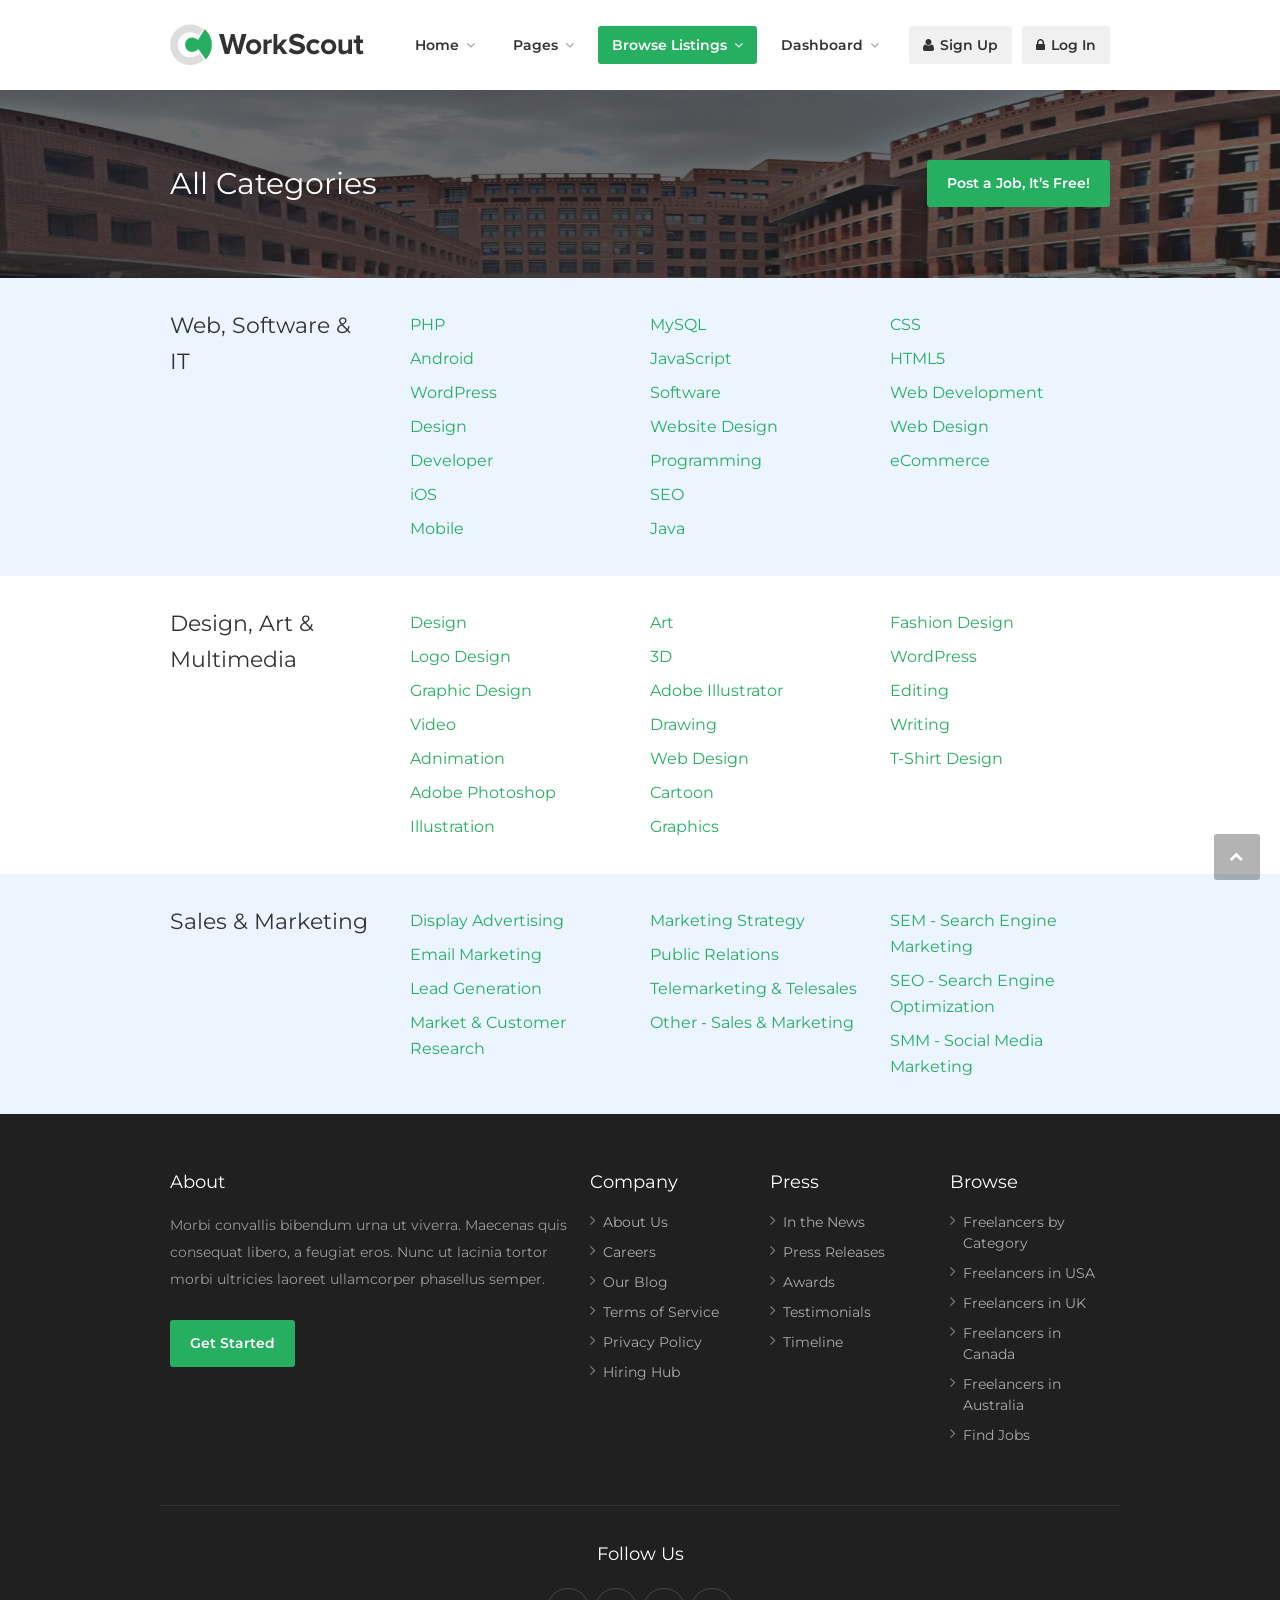
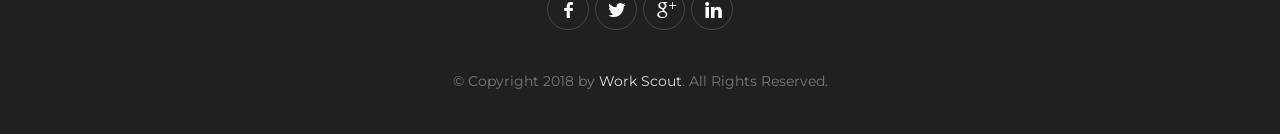
<file: browse-categories.html>
<!DOCTYPE html>
<!--[if IE 8 ]><html class="ie ie8" lang="en"> <![endif]-->
<!--[if (gte IE 9)|!(IE)]><!--><html lang="en"> <!--<![endif]-->
<head>

<!-- Basic Page Needs
================================================== -->
<meta charset="utf-8">
<title>Work Scout</title>

<!-- Mobile Specific Metas
================================================== -->
<meta name="viewport" content="width=device-width, initial-scale=1, maximum-scale=1">

<!-- CSS
================================================== -->
<link rel="stylesheet" href="css/style.css">
<link rel="stylesheet" href="css/colors.css">



</head>

<body>
<div id="wrapper">


<!-- Header
================================================== -->
<header class="sticky-header">
<div class="container">
	<div class="sixteen columns">

		<!-- Logo -->
		<div id="logo">
			<h1><a href="index.html"><img src="images/logo.png" alt="Work Scout" /></a></h1>
		</div>

		<!-- Menu -->
		<nav id="navigation" class="menu">
			<ul id="responsive">

				<li><a href="index.html">Home</a>
					<ul>
						<li><a href="index.html">Home #1</a></li>
						<li><a href="index-2.html">Home #2</a></li>
						<li><a href="index-3.html">Home #3</a></li>
						<li><a href="index-4.html">Home #4</a></li>
						<li><a href="index-5.html">Home #5</a></li>
					</ul>
				</li>

				<li><a href="#">Pages</a>
					<ul>
						<li><a href="job-page.html">Job Page</a></li>
						<li><a href="job-page-alt.html">Job Page Alternative</a></li>
						<li><a href="resume-page.html">Resume Page</a></li>
						<li><a href="shortcodes.html">Shortcodes</a></li>
						<li><a href="icons.html">Icons</a></li>
						<li><a href="pricing-tables.html">Pricing Tables</a></li>
						<li><a href="blog.html">Blog</a></li>
						<li><a href="contact.html">Contact</a></li>
					</ul>
				</li>

				<li><a id="current" href="#">Browse Listings</a>
					<ul>
						<li><a href="browse-jobs.html">Browse Jobs</a></li>
						<li><a href="browse-resumes.html">Browse Resumes</a></li>
						<li><a href="browse-categories.html">Browse Categories</a></li>
					</ul>
				</li>

				<li><a href="#">Dashboard</a>
					<ul>
						<li><a href="dashboard.html">Dashboard</a></li>
						<li><a href="dashboard-messages.html">Messages</a></li>
						<li><a href="dashboard-manage-resumes.html">Manage Resumes</a></li>
						<li><a href="dashboard-add-resume.html">Add Resume</a></li>
						<li><a href="dashboard-job-alerts.html">Job Alerts</a></li>
						<li><a href="dashboard-manage-jobs.html">Manage Jobs</a></li>
						<li><a href="dashboard-manage-applications.html">Manage Applications</a></li>
						<li><a href="dashboard-add-job.html">Add Job</a></li>
						<li><a href="dashboard-my-profile.html">My Profile</a></li>
					</ul>
				</li>
			</ul>


			<ul class="responsive float-right">
				<li><a href="my-account.html#tab2"><i class="fa fa-user"></i> Sign Up</a></li>
				<li><a href="my-account.html"><i class="fa fa-lock"></i> Log In</a></li>
			</ul>

		</nav>

		<!-- Navigation -->
		<div id="mobile-navigation">
			<a href="#menu" class="menu-trigger"><i class="fa fa-reorder"></i> Menu</a>
		</div>

	</div>
</div>
</header>
<div class="clearfix"></div>


<!-- Titlebar
================================================== -->
<div id="titlebar" class="photo-bg" style="background-image: url(images/all-categories-photo.jpg);">
	<div class="container">
		<div class="ten columns">
			<h2>All Categories</h2>
		</div>

		<div class="six columns">
			<a href="dashboard-add-job.html" class="button">Post a Job, It’s Free!</a>
		</div>

	</div>
</div>


<!-- Content
================================================== -->
<div id="categories">
	<!-- Categories Group -->
	<div class="categories-group">
		<div class="container">
			<div class="four columns"><h4>Web, Software & IT</h4></div>
			<div class="four columns">
				<ul>
					<li><a href="#">PHP</a></li>
					<li><a href="#">Android</a></li>
					<li><a href="#">WordPress</a></li>
					<li><a href="#">Design</a></li>
					<li><a href="#">Developer</a></li>
					<li><a href="#">iOS</a></li>
					<li><a href="#">Mobile</a></li>
				</ul>
			</div>
			<div class="four columns">
				<ul>
					<li><a href="#">MySQL</a></li>
					<li><a href="#">JavaScript</a></li>
					<li><a href="#">Software</a></li>
					<li><a href="#">Website Design</a></li>
					<li><a href="#">Programming</a></li>
					<li><a href="#">SEO</a></li>
					<li><a href="#">Java</a></li>
				</ul>
			</div>
			<div class="four columns">
				<ul>
					<li><a href="#">CSS</a></li>
					<li><a href="#">HTML5</a></li>
					<li><a href="#">Web Development</a></li>
					<li><a href="#">Web Design</a></li>
					<li><a href="#">eCommerce</a></li>
				</ul>
			</div>
		</div>
	</div>

	<!-- Categories Group -->
	<div class="categories-group">
		<div class="container">
			<div class="four columns"><h4>Design, Art & Multimedia</h4></div>
			<div class="four columns">
				<ul>
					<li><a href="#">Design</a></li>
					<li><a href="#">Logo Design</a></li>
					<li><a href="#">Graphic Design</a></li>
					<li><a href="#">Video</a></li>
					<li><a href="#">Adnimation</a></li>
					<li><a href="#">Adobe Photoshop</a></li>
					<li><a href="#">Illustration</a></li>
				</ul>
			</div>
			<div class="four columns">
				<ul>
					<li><a href="#">Art</a></li>
					<li><a href="#">3D</a></li>
					<li><a href="#">Adobe Illustrator</a></li>
					<li><a href="#">Drawing</a></li>
					<li><a href="#">Web Design</a></li>
					<li><a href="#">Cartoon</a></li>
					<li><a href="#">Graphics</a></li>
				</ul>
			</div>
			<div class="four columns">
				<ul>
					<li><a href="#">Fashion Design</a></li>
					<li><a href="#">WordPress</a></li>
					<li><a href="#">Editing</a></li>
					<li><a href="#">Writing</a></li>
					<li><a href="#">T-Shirt Design</a></li>
				</ul>
			</div>
		</div>
	</div>

	<!-- Categories Group -->
	<div class="categories-group">
		<div class="container">
			<div class="four columns"><h4>Sales & Marketing</h4></div>
			<div class="four columns">
				<ul>
					<li><a href="#">Display Advertising</a></li>
					<li><a href="#">Email Marketing</a></li>
					<li><a href="#">Lead Generation</a></li>
					<li><a href="#">Market & Customer Research</a></li>
				</ul>
			</div>
			<div class="four columns">
				<ul>
					<li><a href="#">Marketing Strategy</a></li>
					<li><a href="#">Public Relations</a></li>
					<li><a href="#">Telemarketing & Telesales</a></li>
					<li><a href="#">Other - Sales & Marketing</a></li>
				</ul>
			</div>
			<div class="four columns">
				<ul>
					<li><a href="#">SEM - Search Engine Marketing</a></li>
					<li><a href="#">SEO - Search Engine Optimization</a></li>
					<li><a href="#">SMM - Social Media Marketing</a></li>
				</ul>
			</div>
		</div>
	</div>

</div>


<!-- Footer
================================================== -->
<div class="margin-top-0"></div>

<div id="footer">
	<!-- Main -->
	<div class="container">

		<div class="seven columns">
			<h4>About</h4>
			<p>Morbi convallis bibendum urna ut viverra. Maecenas quis consequat libero, a feugiat eros. Nunc ut lacinia tortor morbi ultricies laoreet ullamcorper phasellus semper.</p>
			<a href="#" class="button">Get Started</a>
		</div>

		<div class="three columns">
			<h4>Company</h4>
			<ul class="footer-links">
				<li><a href="#">About Us</a></li>
				<li><a href="#">Careers</a></li>
				<li><a href="#">Our Blog</a></li>
				<li><a href="#">Terms of Service</a></li>
				<li><a href="#">Privacy Policy</a></li>
				<li><a href="#">Hiring Hub</a></li>
			</ul>
		</div>
		
		<div class="three columns">
			<h4>Press</h4>
			<ul class="footer-links">
				<li><a href="#">In the News</a></li>
				<li><a href="#">Press Releases</a></li>
				<li><a href="#">Awards</a></li>
				<li><a href="#">Testimonials</a></li>
				<li><a href="#">Timeline</a></li>
			</ul>
		</div>		

		<div class="three columns">
			<h4>Browse</h4>
			<ul class="footer-links">
				<li><a href="#">Freelancers by Category</a></li>
				<li><a href="#">Freelancers in USA</a></li>
				<li><a href="#">Freelancers in UK</a></li>
				<li><a href="#">Freelancers in Canada</a></li>
				<li><a href="#">Freelancers in Australia</a></li>
				<li><a href="#">Find Jobs</a></li>

			</ul>
		</div>

	</div>

	<!-- Bottom -->
	<div class="container">
		<div class="footer-bottom">
			<div class="sixteen columns">
				<h4>Follow Us</h4>
				<ul class="social-icons">
					<li><a class="facebook" href="#"><i class="icon-facebook"></i></a></li>
					<li><a class="twitter" href="#"><i class="icon-twitter"></i></a></li>
					<li><a class="gplus" href="#"><i class="icon-gplus"></i></a></li>
					<li><a class="linkedin" href="#"><i class="icon-linkedin"></i></a></li>
				</ul>
				<div class="copyrights">©  Copyright 2018 by <a href="#">Work Scout</a>. All Rights Reserved.</div>
			</div>
		</div>
	</div>

</div>

<!-- Back To Top Button -->
<div id="backtotop"><a href="#"></a></div>

</div>
<!-- Wrapper / End -->


<!-- Scripts
================================================== -->
<script src="scripts/jquery-3.6.0.min.js"></script>
<script src="scripts/jquery-migrate-3.3.2.min.js"></script>
<script src="scripts/custom.js"></script>
<script src="scripts/jquery.superfish.js"></script>
<script src="scripts/jquery.themepunch.tools.min.js"></script>
<script src="scripts/jquery.themepunch.revolution.min.js"></script>
<script src="scripts/jquery.themepunch.showbizpro.min.js"></script>
<script src="scripts/jquery.flexslider-min.js"></script>
<script src="scripts/chosen.jquery.min.js"></script>
<script src="scripts/jquery.magnific-popup.min.js"></script>
<script src="scripts/waypoints.min.js"></script>
<script src="scripts/jquery.counterup.min.js"></script>
<script src="scripts/jquery.jpanelmenu.js"></script>
<script src="scripts/stacktable.js"></script>
<script src="scripts/slick.min.js"></script>
<script src="scripts/headroom.min.js"></script>






</body>
</html>
</file>
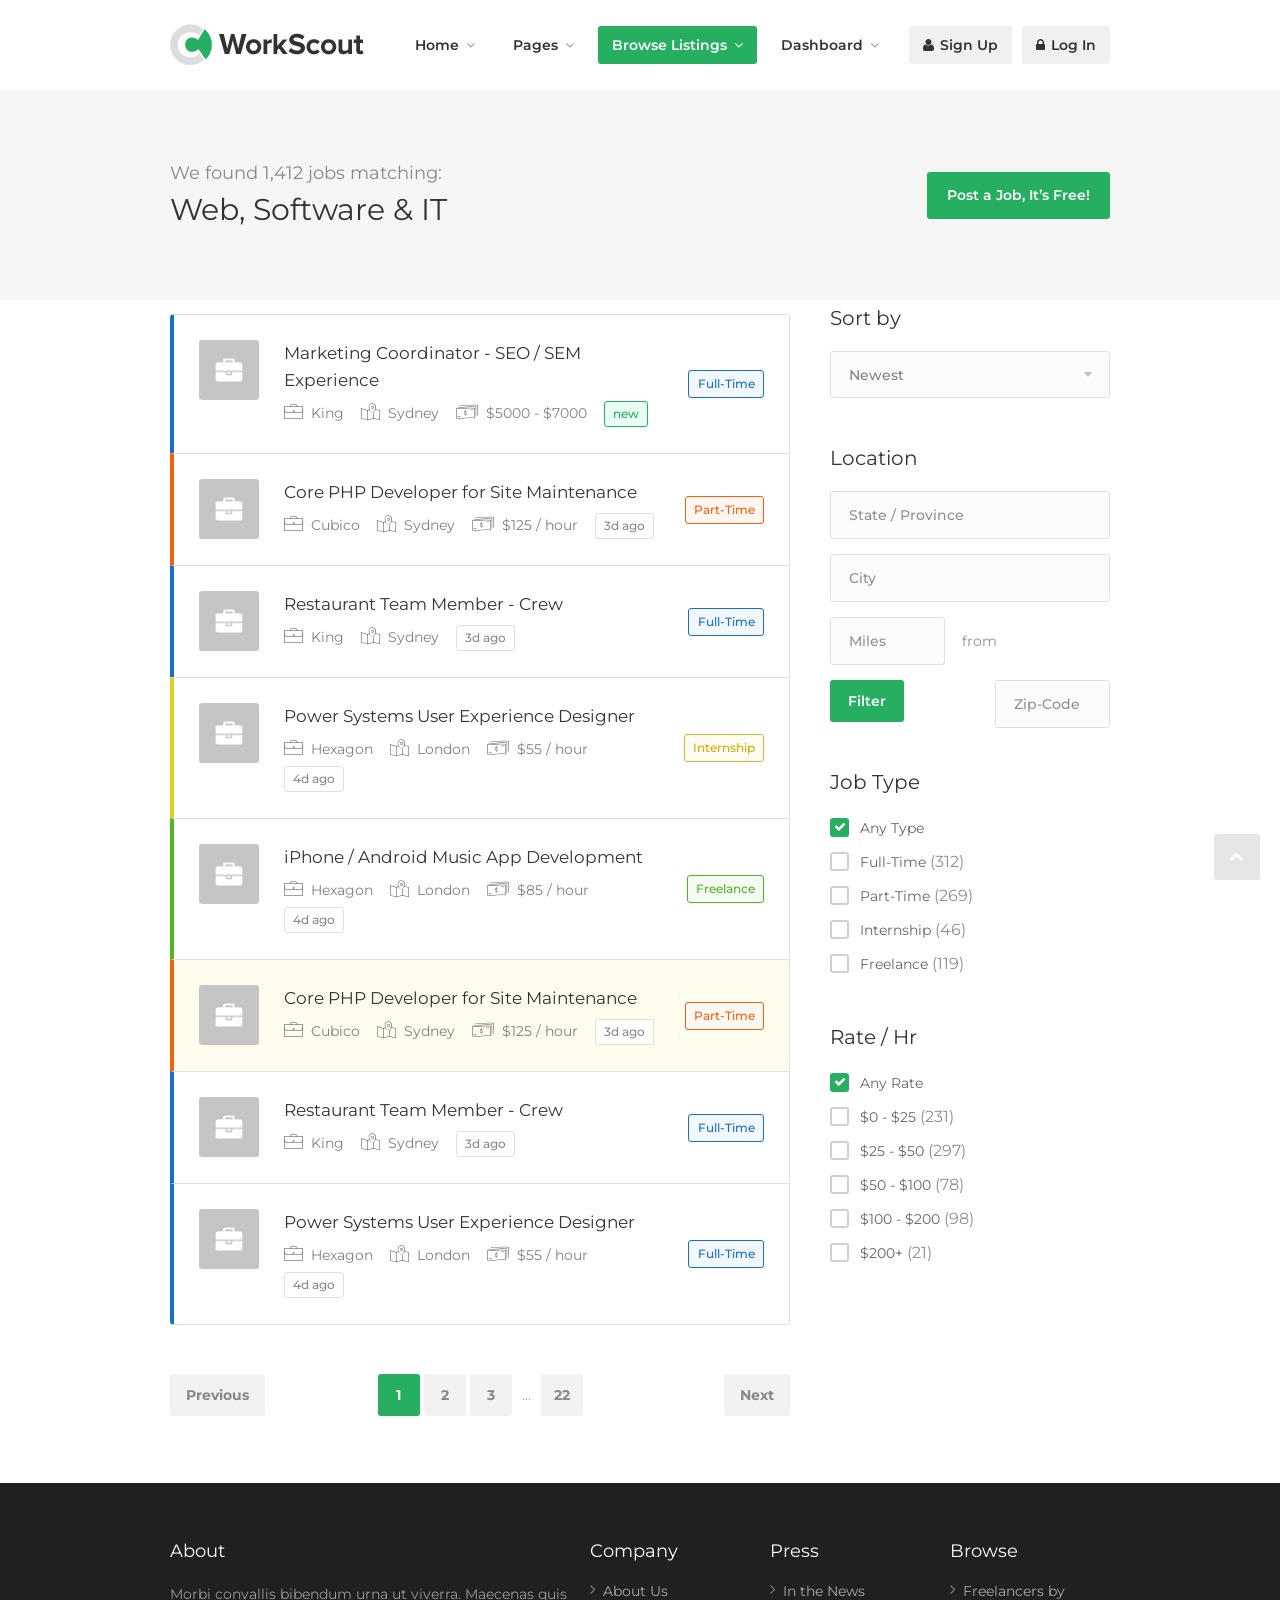
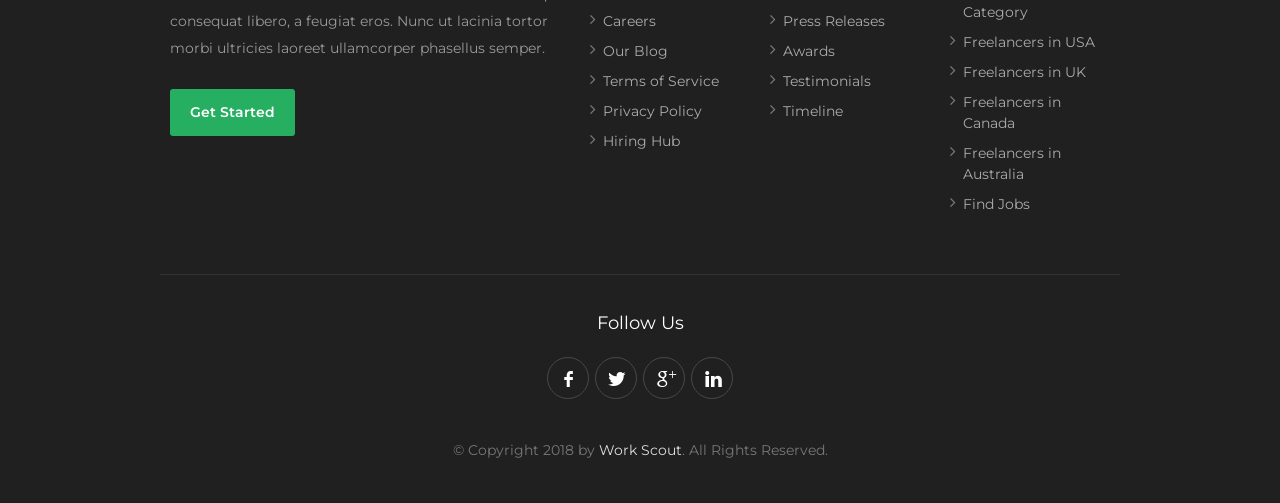
<file: browse-jobs.html>
<!DOCTYPE html>
<!--[if IE 8 ]><html class="ie ie8" lang="en"> <![endif]-->
<!--[if (gte IE 9)|!(IE)]><!--><html lang="en"> <!--<![endif]-->
<head>

<!-- Basic Page Needs
================================================== -->
<meta charset="utf-8">
<title>Work Scout</title>

<!-- Mobile Specific Metas
================================================== -->
<meta name="viewport" content="width=device-width, initial-scale=1, maximum-scale=1">

<!-- CSS
================================================== -->
<link rel="stylesheet" href="css/style.css">
<link rel="stylesheet" href="css/colors.css">



</head>

<body>
<div id="wrapper">


<!-- Header
================================================== -->
<header class="sticky-header">
<div class="container">
	<div class="sixteen columns">

		<!-- Logo -->
		<div id="logo">
			<h1><a href="index.html"><img src="images/logo.png" alt="Work Scout" /></a></h1>
		</div>

		<!-- Menu -->
		<nav id="navigation" class="menu">
			<ul id="responsive">

				<li><a href="index.html">Home</a>
					<ul>
						<li><a href="index.html">Home #1</a></li>
						<li><a href="index-2.html">Home #2</a></li>
						<li><a href="index-3.html">Home #3</a></li>
						<li><a href="index-4.html">Home #4</a></li>
						<li><a href="index-5.html">Home #5</a></li>
					</ul>
				</li>

				<li><a href="#">Pages</a>
					<ul>
						<li><a href="job-page.html">Job Page</a></li>
						<li><a href="job-page-alt.html">Job Page Alternative</a></li>
						<li><a href="resume-page.html">Resume Page</a></li>
						<li><a href="shortcodes.html">Shortcodes</a></li>
						<li><a href="icons.html">Icons</a></li>
						<li><a href="pricing-tables.html">Pricing Tables</a></li>
						<li><a href="blog.html">Blog</a></li>
						<li><a href="contact.html">Contact</a></li>
					</ul>
				</li>

				<li><a id="current" href="#">Browse Listings</a>
					<ul>
						<li><a href="browse-jobs.html">Browse Jobs</a></li>
						<li><a href="browse-resumes.html">Browse Resumes</a></li>
						<li><a href="browse-categories.html">Browse Categories</a></li>
					</ul>
				</li>

				<li><a href="#">Dashboard</a>
					<ul>
						<li><a href="dashboard.html">Dashboard</a></li>
						<li><a href="dashboard-messages.html">Messages</a></li>
						<li><a href="dashboard-manage-resumes.html">Manage Resumes</a></li>
						<li><a href="dashboard-add-resume.html">Add Resume</a></li>
						<li><a href="dashboard-job-alerts.html">Job Alerts</a></li>
						<li><a href="dashboard-manage-jobs.html">Manage Jobs</a></li>
						<li><a href="dashboard-manage-applications.html">Manage Applications</a></li>
						<li><a href="dashboard-add-job.html">Add Job</a></li>
						<li><a href="dashboard-my-profile.html">My Profile</a></li>
					</ul>
				</li>
			</ul>


			<ul class="responsive float-right">
				<li><a href="my-account.html#tab2"><i class="fa fa-user"></i> Sign Up</a></li>
				<li><a href="my-account.html"><i class="fa fa-lock"></i> Log In</a></li>
			</ul>

		</nav>

		<!-- Navigation -->
		<div id="mobile-navigation">
			<a href="#menu" class="menu-trigger"><i class="fa fa-reorder"></i> Menu</a>
		</div>

	</div>
</div>
</header>
<div class="clearfix"></div>


<!-- Titlebar
================================================== -->
<div id="titlebar">
	<div class="container">
		<div class="ten columns">
			<span>We found 1,412 jobs matching:</span>
			<h2>Web, Software & IT</h2>
		</div>

		<div class="six columns">
			<a href="dashboard-add-job.html" class="button">Post a Job, It’s Free!</a>
		</div>

	</div>
</div>


<!-- Content
================================================== -->
<div class="container">
	<!-- Recent Jobs -->
	<div class="eleven columns">
	<div class="padding-right">

		<div class="listings-container">
			
			<!-- Listing -->
			<a href="job-page-alt.html" class="listing full-time">
				<div class="listing-logo">
					<img src="images/job-list-logo-01.png" alt="">
				</div>
				<div class="listing-title">
					<h4>Marketing Coordinator - SEO / SEM Experience <span class="listing-type">Full-Time</span></h4>
					<ul class="listing-icons">
						<li><i class="ln ln-icon-Management"></i> King</li>
						<li><i class="ln ln-icon-Map2"></i> Sydney</li>
						<li><i class="ln ln-icon-Money-2"></i> $5000 - $7000</li>
						<li><div class="listing-date new">new</div></li>
					</ul>
				</div>
			</a>
			
			<!-- Listing -->
			<a href="job-page.html" class="listing part-time">
				<div class="listing-logo">
					<img src="images/job-list-logo-02.png" alt="">
				</div>
				<div class="listing-title">
					<h4>Core PHP Developer for Site Maintenance  <span class="listing-type">Part-Time</span></h4>
					<ul class="listing-icons">
						<li><i class="ln ln-icon-Management"></i> Cubico</li>
						<li><i class="ln ln-icon-Map2"></i> Sydney</li>
						<li><i class="ln ln-icon-Money-2"></i> $125 / hour</li>
						<li><div class="listing-date">3d ago</div></li>
					</ul>
				</div>
			</a>

			<!-- Listing -->
			<a href="job-page-alt.html" class="listing full-time">
				<div class="listing-logo">
					<img src="images/job-list-logo-01.png" alt="">
				</div>
				<div class="listing-title">
					<h4>Restaurant Team Member - Crew  <span class="listing-type">Full-Time</span></h4>
					<ul class="listing-icons">
						<li><i class="ln ln-icon-Management"></i> King</li>
						<li><i class="ln ln-icon-Map2"></i> Sydney</li>
						<li><div class="listing-date">3d ago</div></li>
					</ul>
				</div>
			</a>

			<!-- Listing -->
			<a href="job-page.html" class="listing internship">
				<div class="listing-logo">
					<img src="images/job-list-logo-04.png" alt="">
				</div>
				<div class="listing-title">
					<h4>Power Systems User Experience Designer <span class="listing-type">Internship</span></h4>
					<ul class="listing-icons">
						<li><i class="ln ln-icon-Management"></i> Hexagon</li>
						<li><i class="ln ln-icon-Map2"></i> London</li>
						<li><i class="ln ln-icon-Money-2"></i> $55 / hour</li>
						<li><div class="listing-date">4d ago</div></li>
					</ul>
				</div>
			</a>

			<!-- Listing -->
			<a href="job-page.html" class="listing freelance">
				<div class="listing-logo">
					<img src="images/job-list-logo-05.png" alt="">
				</div>
				<div class="listing-title">
					<h4>iPhone / Android Music App Development  <span class="listing-type">Freelance</span></h4>
					<ul class="listing-icons">
						<li><i class="ln ln-icon-Management"></i> Hexagon</li>
						<li><i class="ln ln-icon-Map2"></i> London</li>
						<li><i class="ln ln-icon-Money-2"></i> $85 / hour</li>
						<li><div class="listing-date">4d ago</div></li>
					</ul>
				</div>
			</a>

			
			<!-- Listing -->
			<a href="job-page.html" class="listing part-time featured">
				<div class="listing-logo">
					<img src="images/job-list-logo-02.png" alt="">
				</div>
				<div class="listing-title">
					<h4>Core PHP Developer for Site Maintenance  <span class="listing-type">Part-Time</span></h4>
					<ul class="listing-icons">
						<li><i class="ln ln-icon-Management"></i> Cubico</li>
						<li><i class="ln ln-icon-Map2"></i> Sydney</li>
						<li><i class="ln ln-icon-Money-2"></i> $125 / hour</li>
						<li><div class="listing-date">3d ago</div></li>
					</ul>
				</div>
			</a>

			<!-- Listing -->
			<a href="job-page.html" class="listing full-time">
				<div class="listing-logo">
					<img src="images/job-list-logo-01.png" alt="">
				</div>
				<div class="listing-title">
					<h4>Restaurant Team Member - Crew <span class="listing-type">Full-Time</span></h4>
					<ul class="listing-icons">
						<li><i class="ln ln-icon-Management"></i> King</li>
						<li><i class="ln ln-icon-Map2"></i> Sydney</li>
						<li><div class="listing-date">3d ago</div></li>
					</ul>
				</div>
			</a>

			<!-- Listing -->
			<a href="job-page.html" class="listing full-time">
				<div class="listing-logo">
					<img src="images/job-list-logo-04.png" alt="">
				</div>
				<div class="listing-title">
					<h4>Power Systems User Experience Designer <span class="listing-type">Full-Time</span></h4>
					<ul class="listing-icons">
						<li><i class="ln ln-icon-Management"></i> Hexagon</li>
						<li><i class="ln ln-icon-Map2"></i> London</li>
						<li><i class="ln ln-icon-Money-2"></i> $55 / hour</li>
						<li><div class="listing-date">4d ago</div></li>
					</ul>
				</div>
			</a>

		</div>
		<div class="clearfix"></div>

		<div class="pagination-container">
			<nav class="pagination">
				<ul>
					<li><a href="#" class="current-page">1</a></li>
					<li><a href="#">2</a></li>
					<li><a href="#">3</a></li>
					<li class="blank">...</li>
					<li><a href="#">22</a></li>
				</ul>
			</nav>

			<nav class="pagination-next-prev">
				<ul>
					<li><a href="#" class="prev">Previous</a></li>
					<li><a href="#" class="next">Next</a></li>
				</ul>
			</nav>
		</div>

	</div>
	</div>


	<!-- Widgets -->
	<div class="five columns">

		<!-- Sort by -->
		<div class="widget">
			<h4>Sort by</h4>

			<!-- Select -->
			<select data-placeholder="Choose Category" class="chosen-select-no-single">
				<option selected="selected" value="recent">Newest</option>
				<option value="oldest">Oldest</option>
				<option value="expiry">Expiring Soon</option>
				<option value="ratehigh">Hourly Rate – Highest First</option>
				<option value="ratelow">Hourly Rate – Lowest First</option>
			</select>

		</div>

		<!-- Location -->
		<div class="widget">
			<h4>Location</h4>
			<form action="#" method="get">
				<input type="text" placeholder="State / Province" value=""/>
				<input type="text" placeholder="City" value=""/>

				<input type="text" class="miles" placeholder="Miles" value=""/>
				<label for="zip-code" class="from">from</label>
				<input type="text" id="zip-code" class="zip-code" placeholder="Zip-Code" value=""/><br>

				<button class="button">Filter</button>
			</form>
		</div>

		<!-- Job Type -->
		<div class="widget">
			<h4>Job Type</h4>

			<ul class="checkboxes">
				<li>
					<input id="check-1" type="checkbox" name="check" value="check-1" checked>
					<label for="check-1">Any Type</label>
				</li>
				<li>
					<input id="check-2" type="checkbox" name="check" value="check-2">
					<label for="check-2">Full-Time <span>(312)</span></label>
				</li>
				<li>
					<input id="check-3" type="checkbox" name="check" value="check-3">
					<label for="check-3">Part-Time <span>(269)</span></label>
				</li>
				<li>
					<input id="check-4" type="checkbox" name="check" value="check-4">
					<label for="check-4">Internship <span>(46)</span></label>
				</li>
				<li>
					<input id="check-5" type="checkbox" name="check" value="check-5">
					<label for="check-5">Freelance <span>(119)</span></label>
				</li>
			</ul>

		</div>

		<!-- Rate/Hr -->
		<div class="widget">
			<h4>Rate / Hr</h4>

			<ul class="checkboxes">
				<li>
					<input id="check-6" type="checkbox" name="check" value="check-6" checked>
					<label for="check-6">Any Rate</label>
				</li>
				<li>
					<input id="check-7" type="checkbox" name="check" value="check-7">
					<label for="check-7">$0 - $25 <span>(231)</span></label>
				</li>
				<li>
					<input id="check-8" type="checkbox" name="check" value="check-8">
					<label for="check-8">$25 - $50 <span>(297)</span></label>
				</li>
				<li>
					<input id="check-9" type="checkbox" name="check" value="check-9">
					<label for="check-9">$50 - $100 <span>(78)</span></label>
				</li>
				<li>
					<input id="check-10" type="checkbox" name="check" value="check-10">
					<label for="check-10">$100 - $200 <span>(98)</span></label>
				</li>
				<li>
					<input id="check-11" type="checkbox" name="check" value="check-11">
					<label for="check-11">$200+ <span>(21)</span></label>
				</li>
			</ul>

		</div>



	</div>
	<!-- Widgets / End -->


</div>


<!-- Footer
================================================== -->
<div class="margin-top-25"></div>

<div id="footer">
	<!-- Main -->
	<div class="container">

		<div class="seven columns">
			<h4>About</h4>
			<p>Morbi convallis bibendum urna ut viverra. Maecenas quis consequat libero, a feugiat eros. Nunc ut lacinia tortor morbi ultricies laoreet ullamcorper phasellus semper.</p>
			<a href="#" class="button">Get Started</a>
		</div>

		<div class="three columns">
			<h4>Company</h4>
			<ul class="footer-links">
				<li><a href="#">About Us</a></li>
				<li><a href="#">Careers</a></li>
				<li><a href="#">Our Blog</a></li>
				<li><a href="#">Terms of Service</a></li>
				<li><a href="#">Privacy Policy</a></li>
				<li><a href="#">Hiring Hub</a></li>
			</ul>
		</div>
		
		<div class="three columns">
			<h4>Press</h4>
			<ul class="footer-links">
				<li><a href="#">In the News</a></li>
				<li><a href="#">Press Releases</a></li>
				<li><a href="#">Awards</a></li>
				<li><a href="#">Testimonials</a></li>
				<li><a href="#">Timeline</a></li>
			</ul>
		</div>		

		<div class="three columns">
			<h4>Browse</h4>
			<ul class="footer-links">
				<li><a href="#">Freelancers by Category</a></li>
				<li><a href="#">Freelancers in USA</a></li>
				<li><a href="#">Freelancers in UK</a></li>
				<li><a href="#">Freelancers in Canada</a></li>
				<li><a href="#">Freelancers in Australia</a></li>
				<li><a href="#">Find Jobs</a></li>

			</ul>
		</div>

	</div>

	<!-- Bottom -->
	<div class="container">
		<div class="footer-bottom">
			<div class="sixteen columns">
				<h4>Follow Us</h4>
				<ul class="social-icons">
					<li><a class="facebook" href="#"><i class="icon-facebook"></i></a></li>
					<li><a class="twitter" href="#"><i class="icon-twitter"></i></a></li>
					<li><a class="gplus" href="#"><i class="icon-gplus"></i></a></li>
					<li><a class="linkedin" href="#"><i class="icon-linkedin"></i></a></li>
				</ul>
				<div class="copyrights">©  Copyright 2018 by <a href="#">Work Scout</a>. All Rights Reserved.</div>
			</div>
		</div>
	</div>

</div>

<!-- Back To Top Button -->
<div id="backtotop"><a href="#"></a></div>

</div>
<!-- Wrapper / End -->


<!-- Scripts
================================================== -->
<script src="scripts/jquery-3.6.0.min.js"></script>
<script src="scripts/jquery-migrate-3.3.2.min.js"></script>
<script src="scripts/custom.js"></script>
<script src="scripts/jquery.superfish.js"></script>
<script src="scripts/jquery.themepunch.tools.min.js"></script>
<script src="scripts/jquery.themepunch.revolution.min.js"></script>
<script src="scripts/jquery.themepunch.showbizpro.min.js"></script>
<script src="scripts/jquery.flexslider-min.js"></script>
<script src="scripts/chosen.jquery.min.js"></script>
<script src="scripts/jquery.magnific-popup.min.js"></script>
<script src="scripts/waypoints.min.js"></script>
<script src="scripts/jquery.counterup.min.js"></script>
<script src="scripts/jquery.jpanelmenu.js"></script>
<script src="scripts/stacktable.js"></script>
<script src="scripts/slick.min.js"></script>
<script src="scripts/headroom.min.js"></script>





</body>
</html>
</file>
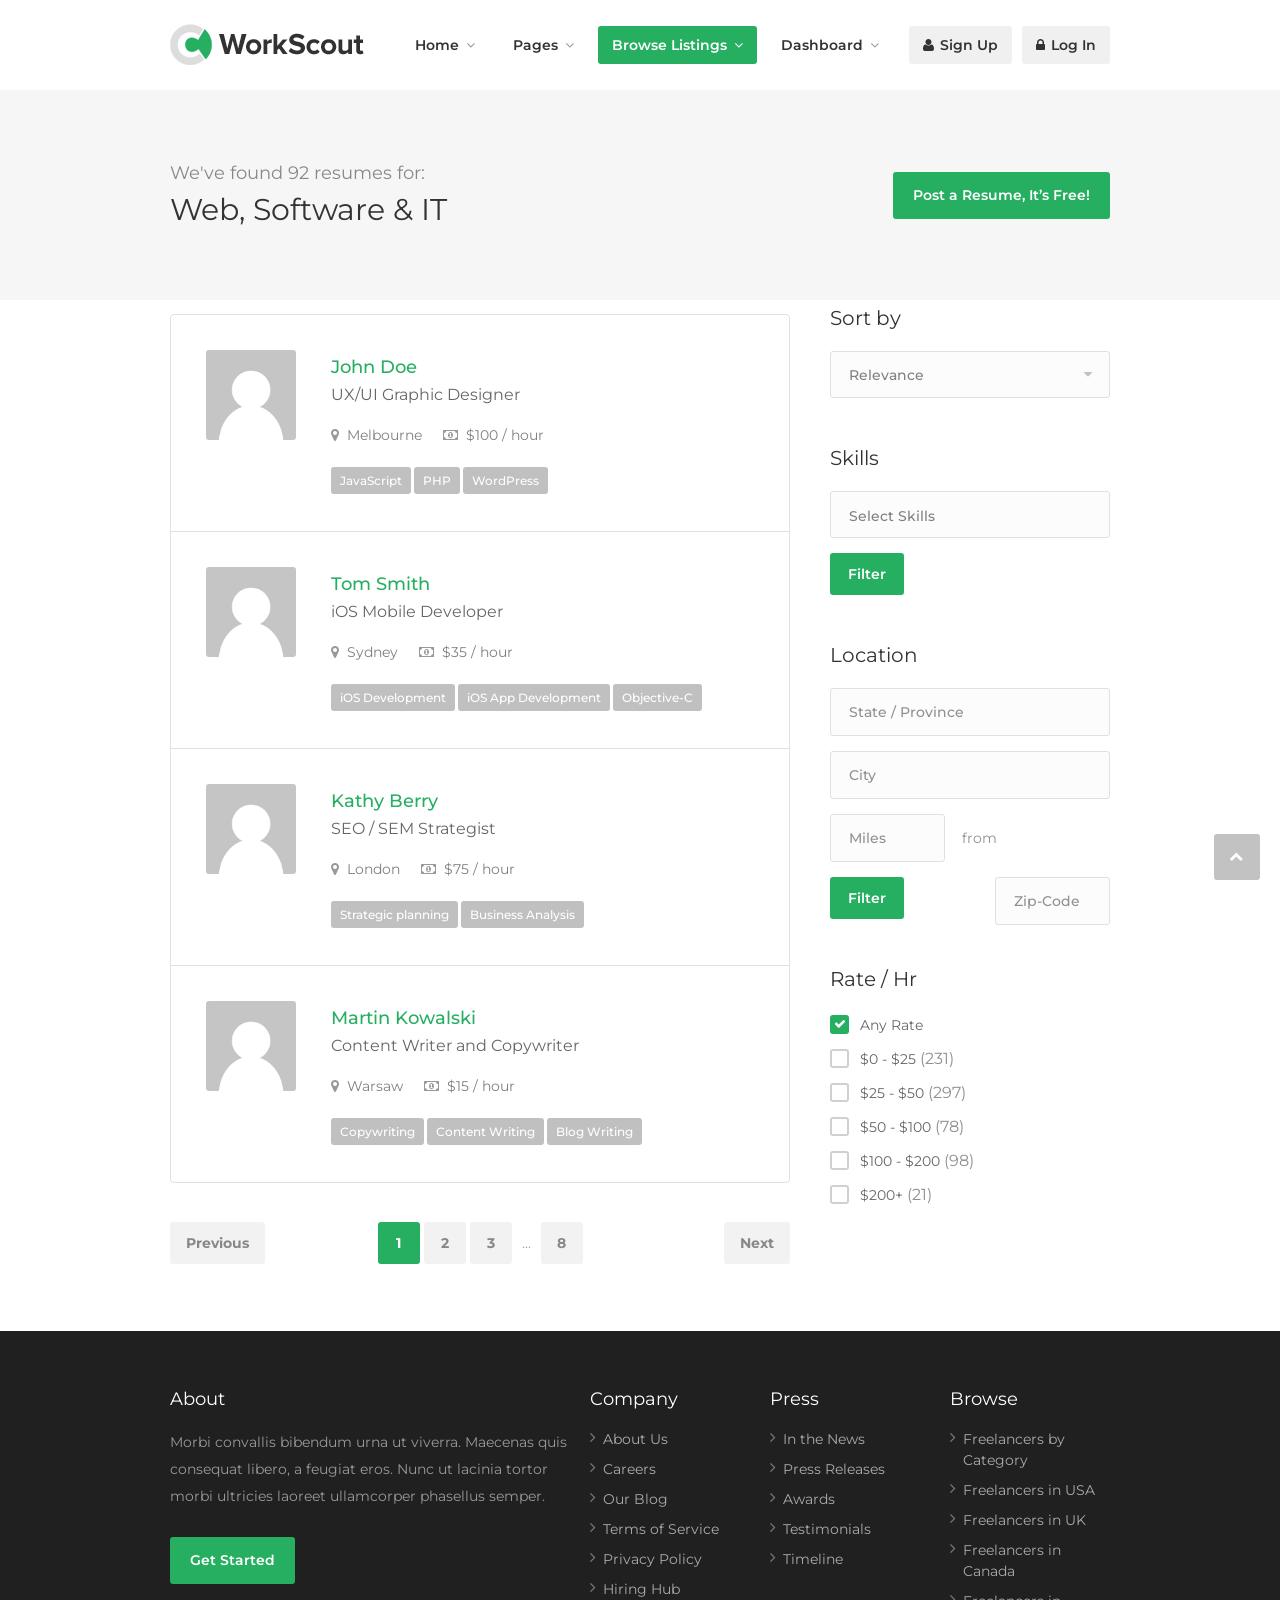
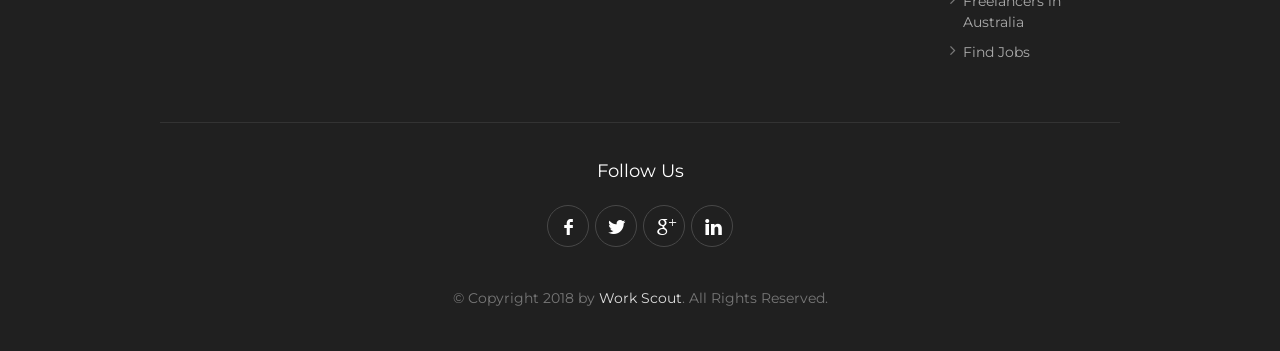
<file: browse-resumes.html>
<!DOCTYPE html>
<!--[if IE 8 ]><html class="ie ie8" lang="en"> <![endif]-->
<!--[if (gte IE 9)|!(IE)]><!--><html lang="en"> <!--<![endif]-->
<head>

<!-- Basic Page Needs
================================================== -->
<meta charset="utf-8">
<title>Work Scout</title>

<!-- Mobile Specific Metas
================================================== -->
<meta name="viewport" content="width=device-width, initial-scale=1, maximum-scale=1">

<!-- CSS
================================================== -->
<link rel="stylesheet" href="css/style.css">
<link rel="stylesheet" href="css/colors.css">



</head>

<body>
<div id="wrapper">


<!-- Header
================================================== -->
<header class="sticky-header">
<div class="container">
	<div class="sixteen columns">

		<!-- Logo -->
		<div id="logo">
			<h1><a href="index.html"><img src="images/logo.png" alt="Work Scout" /></a></h1>
		</div>

		<!-- Menu -->
		<nav id="navigation" class="menu">
			<ul id="responsive">

				<li><a href="index.html">Home</a>
					<ul>
						<li><a href="index.html">Home #1</a></li>
						<li><a href="index-2.html">Home #2</a></li>
						<li><a href="index-3.html">Home #3</a></li>
						<li><a href="index-4.html">Home #4</a></li>
						<li><a href="index-5.html">Home #5</a></li>
					</ul>
				</li>

				<li><a href="#">Pages</a>
					<ul>
						<li><a href="job-page.html">Job Page</a></li>
						<li><a href="job-page-alt.html">Job Page Alternative</a></li>
						<li><a href="resume-page.html">Resume Page</a></li>
						<li><a href="shortcodes.html">Shortcodes</a></li>
						<li><a href="icons.html">Icons</a></li>
						<li><a href="pricing-tables.html">Pricing Tables</a></li>
						<li><a href="blog.html">Blog</a></li>
						<li><a href="contact.html">Contact</a></li>
					</ul>
				</li>

				<li><a id="current" href="#">Browse Listings</a>
					<ul>
						<li><a href="browse-jobs.html">Browse Jobs</a></li>
						<li><a href="browse-resumes.html">Browse Resumes</a></li>
						<li><a href="browse-categories.html">Browse Categories</a></li>
					</ul>
				</li>

				<li><a href="#">Dashboard</a>
					<ul>
						<li><a href="dashboard.html">Dashboard</a></li>
						<li><a href="dashboard-messages.html">Messages</a></li>
						<li><a href="dashboard-manage-resumes.html">Manage Resumes</a></li>
						<li><a href="dashboard-add-resume.html">Add Resume</a></li>
						<li><a href="dashboard-job-alerts.html">Job Alerts</a></li>
						<li><a href="dashboard-manage-jobs.html">Manage Jobs</a></li>
						<li><a href="dashboard-manage-applications.html">Manage Applications</a></li>
						<li><a href="dashboard-add-job.html">Add Job</a></li>
						<li><a href="dashboard-my-profile.html">My Profile</a></li>
					</ul>
				</li>
			</ul>


			<ul class="responsive float-right">
				<li><a href="my-account.html#tab2"><i class="fa fa-user"></i> Sign Up</a></li>
				<li><a href="my-account.html"><i class="fa fa-lock"></i> Log In</a></li>
			</ul>

		</nav>

		<!-- Navigation -->
		<div id="mobile-navigation">
			<a href="#menu" class="menu-trigger"><i class="fa fa-reorder"></i> Menu</a>
		</div>

	</div>
</div>
</header>
<div class="clearfix"></div>


<!-- Titlebar
================================================== -->
<div id="titlebar">
	<div class="container">
		<div class="ten columns">
			<span>We've found 92 resumes for:</span>
			<h2>Web, Software & IT</h2>
		</div>

		<div class="six columns">
			<a href="add-resume.html" class="button">Post a Resume, It’s Free!</a>
		</div>

	</div>
</div>


<!-- Content
================================================== -->
<div class="container">
	<!-- Recent Jobs -->
	<div class="eleven columns">
	<div class="padding-right">

		<ul class="resumes-list alternative">

			<li><a href="resume-page.html">
				<img src="images/resumes-list-avatar-01.png" alt="">
				<div class="resumes-list-content">
					<h4>John Doe <span>UX/UI Graphic Designer</span></h4>
					<span><i class="fa fa-map-marker"></i> Melbourne</span>
					<span><i class="fa fa-money"></i> $100 / hour</span>
					<p>Over 8000 hours on oDesk (only Drupal related). Highly motivated, goal-oriented, hands-on senior software engineer with extensive technical skills and over 15 years of experience in software development</p>

					<div class="skills">
						<span>JavaScript</span>
						<span>PHP</span>
						<span>WordPress</span>
					</div>
					<div class="clearfix"></div>

				</div>
				</a>
				<div class="clearfix"></div>
			</li>
			
			<li><a href="resume-page.html">
				<img src="images/avatar-placeholder.png" alt="">
				<div class="resumes-list-content">
					<h4>Tom Smith <span>iOS Mobile Developer</span></h4>
					<span><i class="fa fa-map-marker"></i> Sydney</span>
					<span><i class="fa fa-money"></i> $35 / hour</span>
					<p>Over 8000 hours on oDesk (only Drupal related). Highly motivated, goal-oriented, hands-on senior software engineer with extensive technical skills and over 15 years of experience in software development</p>

					<div class="skills">
						<span>iOS Development</span>
						<span>iOS App Development</span>
						<span>Objective-C</span>
					</div>
					<div class="clearfix"></div>

				</div>
				</a>
				<div class="clearfix"></div>
			</li>	
					
			<li><a href="resume-page.html">
				<img src="images/resumes-list-avatar-02.png" alt="">
				<div class="resumes-list-content">
					<h4>Kathy Berry <span>SEO / SEM Strategist</span></h4>
					<span><i class="fa fa-map-marker"></i> London</span>
					<span><i class="fa fa-money"></i> $75 / hour</span>
					<p>Over 8000 hours on oDesk (only Drupal related). Highly motivated, goal-oriented, hands-on senior software engineer with extensive technical skills and over 15 years of experience in software development</p>

					<div class="skills">
						<span>Strategic planning</span>
						<span>Business Analysis</span>
					</div>
					<div class="clearfix"></div>

				</div>
				</a>
				<div class="clearfix"></div>
			</li>
			
			<li><a href="resume-page.html">
				<img src="images/resumes-list-avatar-03.png" alt="">
				<div class="resumes-list-content">
					<h4>Martin Kowalski <span>Content Writer and Copywriter</span></h4>
					<span><i class="fa fa-map-marker"></i> Warsaw</span>
					<span><i class="fa fa-money"></i> $15 / hour</span>
					<p>Over 8000 hours on oDesk (only Drupal related). Highly motivated, goal-oriented, hands-on senior software engineer with extensive technical skills and over 15 years of experience in software development</p>

					<div class="skills">
						<span>Copywriting</span>
						<span>Content Writing</span>
						<span>Blog Writing</span>
					</div>
					<div class="clearfix"></div>

				</div>
				</a>
				<div class="clearfix"></div>
			</li>	

		</ul>
		<div class="clearfix"></div>

		<div class="pagination-container">
			<nav class="pagination">
				<ul>
					<li><a href="#" class="current-page">1</a></li>
					<li><a href="#">2</a></li>
					<li><a href="#">3</a></li>
					<li class="blank">...</li>
					<li><a href="#">8</a></li>
				</ul>
			</nav>

			<nav class="pagination-next-prev">
				<ul>
					<li><a href="#" class="prev">Previous</a></li>
					<li><a href="#" class="next">Next</a></li>
				</ul>
			</nav>
		</div>

	</div>
	</div>


	<!-- Widgets -->
	<div class="five columns">

		<!-- Sort by -->
		<div class="widget">
			<h4>Sort by</h4>

			<!-- Select -->
			<select data-placeholder="Choose Category" class="chosen-select-no-single">
				<option selected="selected" value="recent">Relevance</option>
				<option value="">Hourly Rate – Highest First</option>
				<option value="">Hourly Rate – Lowest First</option>
			</select>

		</div>

		<!-- Skills -->
		<div class="widget">
			<h4>Skills</h4>

			<!-- Select -->
			<form action="#" method="get">
				<select data-placeholder="Select Skills" class="chosen-select" multiple>
					<option value="">Adobe Photoshop</option>
					<option value="">PHP</option>
					<option value="">HTML</option>
					<option value="">CSS</option>
					<option value="">JavaScript</option>
					<option value="">jQuery</option>
					<option value="">MySQL</option>
					<option value="">WordPress</option>
				</select>
				<div class="margin-top-15"></div>
				<button class="button">Filter</button>
			</form>
		</div>

		<!-- Location -->
		<div class="widget">
			<h4>Location</h4>
			<form action="#" method="get">
				<input type="text" placeholder="State / Province" value=""/>
				<input type="text" placeholder="City" value=""/>

				<input type="text" class="miles" placeholder="Miles" value=""/>
				<label for="zip-code" class="from">from</label>
				<input type="text" id="zip-code" class="zip-code" placeholder="Zip-Code" value=""/><br>

				<button class="button">Filter</button>
			</form>
		</div>

		<!-- Rate/Hr -->
		<div class="widget">
			<h4>Rate / Hr</h4>

			<ul class="checkboxes">
				<li>
					<input id="check-6" type="checkbox" name="check" value="check-6" checked>
					<label for="check-6">Any Rate</label>
				</li>
				<li>
					<input id="check-7" type="checkbox" name="check" value="check-7">
					<label for="check-7">$0 - $25 <span>(231)</span></label>
				</li>
				<li>
					<input id="check-8" type="checkbox" name="check" value="check-8">
					<label for="check-8">$25 - $50 <span>(297)</span></label>
				</li>
				<li>
					<input id="check-9" type="checkbox" name="check" value="check-9">
					<label for="check-9">$50 - $100 <span>(78)</span></label>
				</li>
				<li>
					<input id="check-10" type="checkbox" name="check" value="check-10">
					<label for="check-10">$100 - $200 <span>(98)</span></label>
				</li>
				<li>
					<input id="check-11" type="checkbox" name="check" value="check-11">
					<label for="check-11">$200+ <span>(21)</span></label>
				</li>
			</ul>

		</div>



	</div>
	<!-- Widgets / End -->


</div>


<!-- Footer
================================================== -->
<div class="margin-top-25"></div>

<div id="footer">
	<!-- Main -->
	<div class="container">

		<div class="seven columns">
			<h4>About</h4>
			<p>Morbi convallis bibendum urna ut viverra. Maecenas quis consequat libero, a feugiat eros. Nunc ut lacinia tortor morbi ultricies laoreet ullamcorper phasellus semper.</p>
			<a href="#" class="button">Get Started</a>
		</div>

		<div class="three columns">
			<h4>Company</h4>
			<ul class="footer-links">
				<li><a href="#">About Us</a></li>
				<li><a href="#">Careers</a></li>
				<li><a href="#">Our Blog</a></li>
				<li><a href="#">Terms of Service</a></li>
				<li><a href="#">Privacy Policy</a></li>
				<li><a href="#">Hiring Hub</a></li>
			</ul>
		</div>
		
		<div class="three columns">
			<h4>Press</h4>
			<ul class="footer-links">
				<li><a href="#">In the News</a></li>
				<li><a href="#">Press Releases</a></li>
				<li><a href="#">Awards</a></li>
				<li><a href="#">Testimonials</a></li>
				<li><a href="#">Timeline</a></li>
			</ul>
		</div>		

		<div class="three columns">
			<h4>Browse</h4>
			<ul class="footer-links">
				<li><a href="#">Freelancers by Category</a></li>
				<li><a href="#">Freelancers in USA</a></li>
				<li><a href="#">Freelancers in UK</a></li>
				<li><a href="#">Freelancers in Canada</a></li>
				<li><a href="#">Freelancers in Australia</a></li>
				<li><a href="#">Find Jobs</a></li>

			</ul>
		</div>

	</div>

	<!-- Bottom -->
	<div class="container">
		<div class="footer-bottom">
			<div class="sixteen columns">
				<h4>Follow Us</h4>
				<ul class="social-icons">
					<li><a class="facebook" href="#"><i class="icon-facebook"></i></a></li>
					<li><a class="twitter" href="#"><i class="icon-twitter"></i></a></li>
					<li><a class="gplus" href="#"><i class="icon-gplus"></i></a></li>
					<li><a class="linkedin" href="#"><i class="icon-linkedin"></i></a></li>
				</ul>
				<div class="copyrights">©  Copyright 2018 by <a href="#">Work Scout</a>. All Rights Reserved.</div>
			</div>
		</div>
	</div>

</div>

<!-- Back To Top Button -->
<div id="backtotop"><a href="#"></a></div>

</div>
<!-- Wrapper / End -->


<!-- Scripts
================================================== -->
<script src="scripts/jquery-3.6.0.min.js"></script>
<script src="scripts/jquery-migrate-3.3.2.min.js"></script>
<script src="scripts/custom.js"></script>
<script src="scripts/jquery.superfish.js"></script>
<script src="scripts/jquery.themepunch.tools.min.js"></script>
<script src="scripts/jquery.themepunch.revolution.min.js"></script>
<script src="scripts/jquery.themepunch.showbizpro.min.js"></script>
<script src="scripts/jquery.flexslider-min.js"></script>
<script src="scripts/chosen.jquery.min.js"></script>
<script src="scripts/jquery.magnific-popup.min.js"></script>
<script src="scripts/waypoints.min.js"></script>
<script src="scripts/jquery.counterup.min.js"></script>
<script src="scripts/jquery.jpanelmenu.js"></script>
<script src="scripts/stacktable.js"></script>
<script src="scripts/slick.min.js"></script>
<script src="scripts/headroom.min.js"></script>





</body>
</html>
</file>
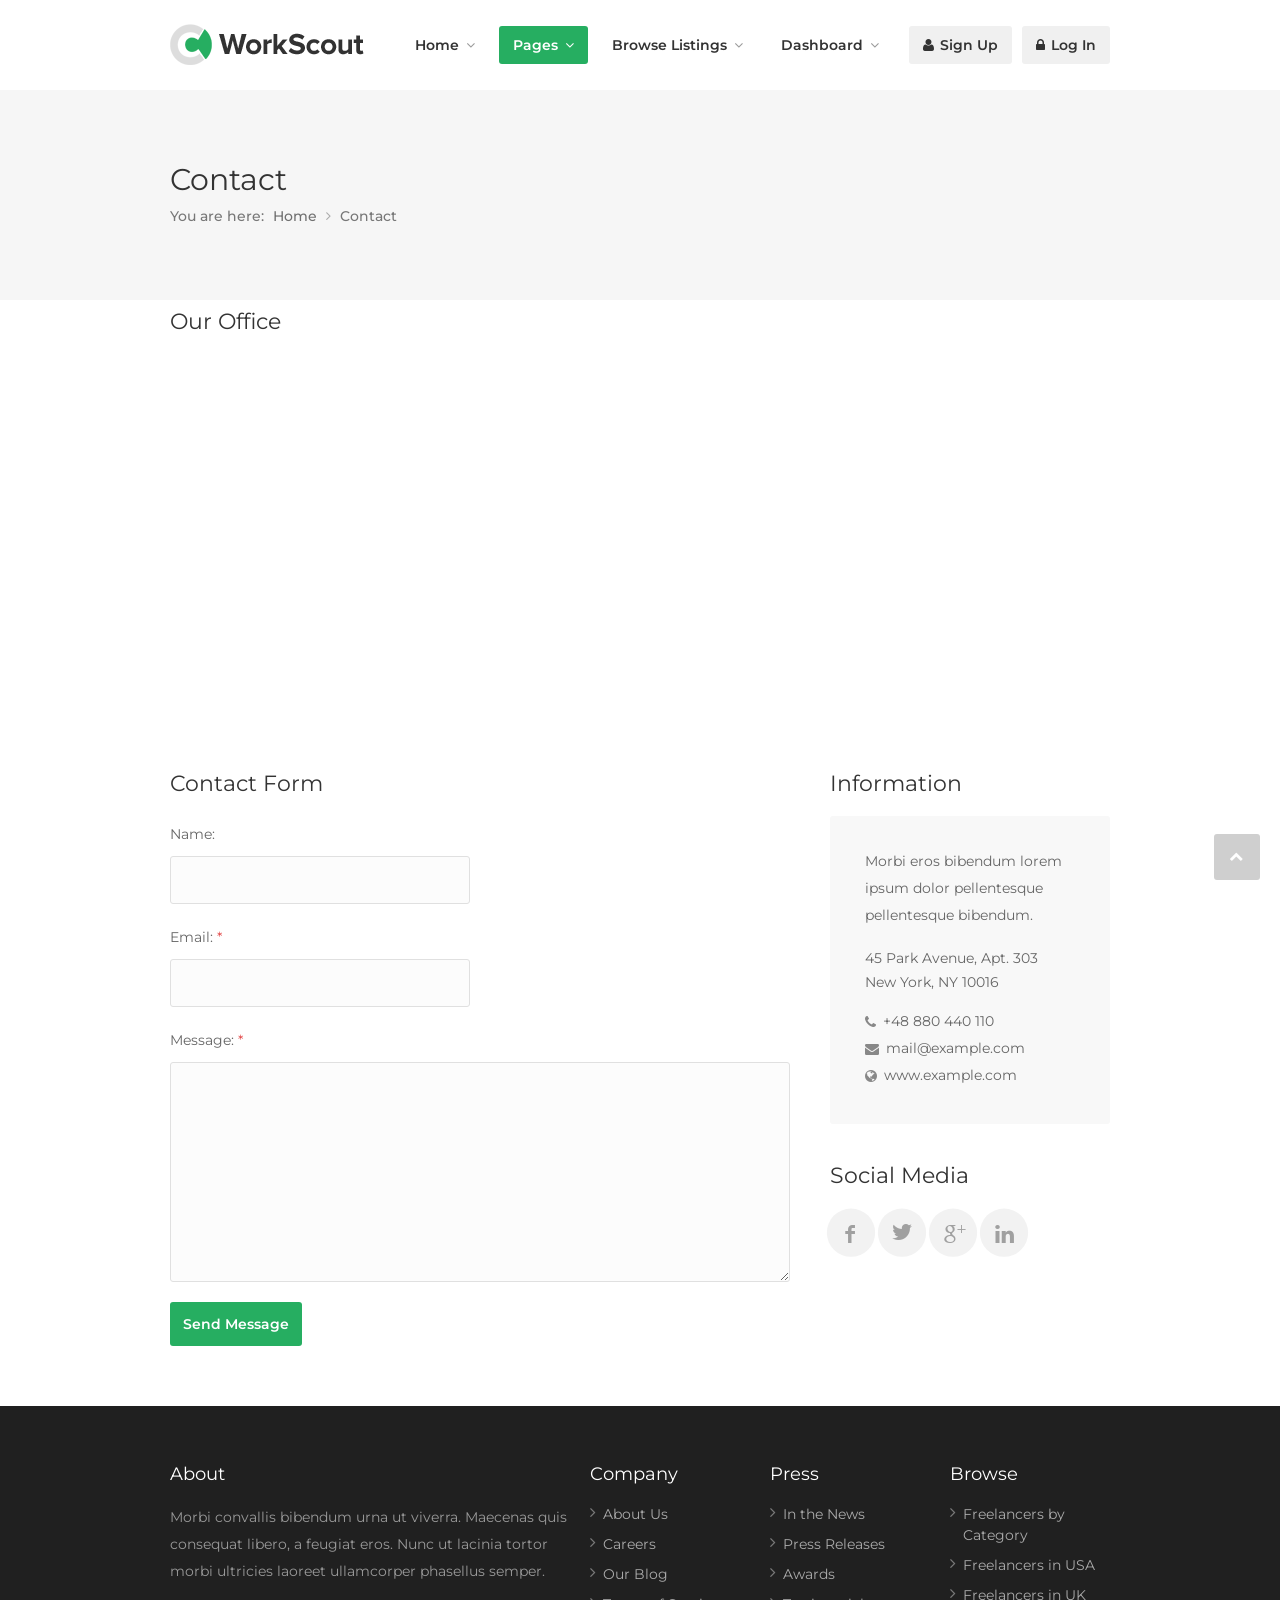
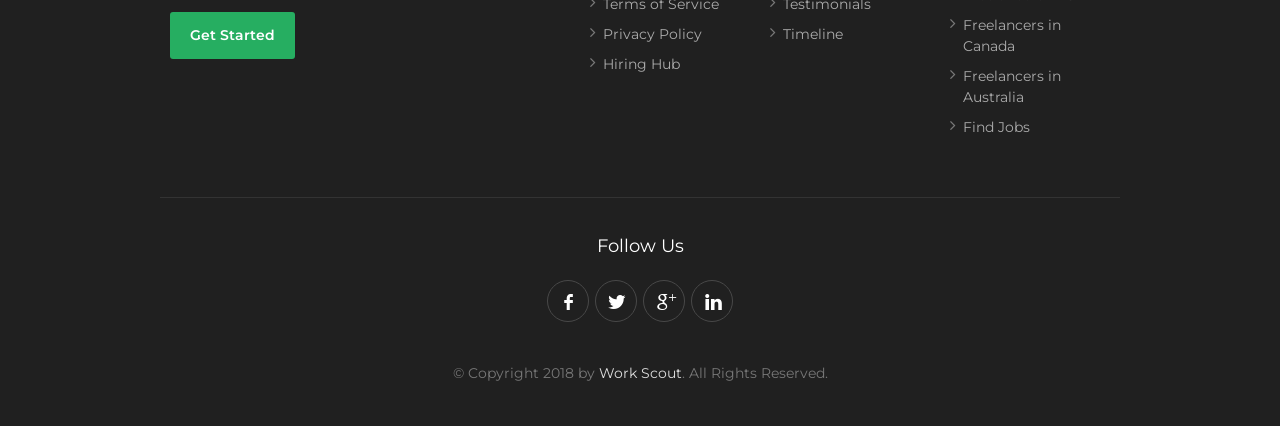
<file: contact.html>
<!DOCTYPE html>
<!--[if IE 8 ]><html class="ie ie8" lang="en"> <![endif]-->
<!--[if (gte IE 9)|!(IE)]><!--><html lang="en"> <!--<![endif]-->
<head>

<!-- Basic Page Needs
================================================== -->
<meta charset="utf-8">
<title>Work Scout</title>

<!-- Mobile Specific Metas
================================================== -->
<meta name="viewport" content="width=device-width, initial-scale=1, maximum-scale=1">

<!-- CSS
================================================== -->
<link rel="stylesheet" href="css/style.css">
<link rel="stylesheet" href="css/colors.css">


<script src="http://maps.google.com/maps/api/js?sensor=true"></script>
</head>

<body>
<div id="wrapper">


<!-- Header
================================================== -->
<header class="sticky-header">
<div class="container">
	<div class="sixteen columns">

		<!-- Logo -->
		<div id="logo">
			<h1><a href="index.html"><img src="images/logo.png" alt="Work Scout" /></a></h1>
		</div>

		<!-- Menu -->
		<nav id="navigation" class="menu">
			<ul id="responsive">

				<li><a href="index.html">Home</a>
					<ul>
						<li><a href="index.html">Home #1</a></li>
						<li><a href="index-2.html">Home #2</a></li>
						<li><a href="index-3.html">Home #3</a></li>
						<li><a href="index-4.html">Home #4</a></li>
						<li><a href="index-5.html">Home #5</a></li>
					</ul>
				</li>

				<li><a id="current" href="#">Pages</a>
					<ul>
						<li><a href="job-page.html">Job Page</a></li>
						<li><a href="job-page-alt.html">Job Page Alternative</a></li>
						<li><a href="resume-page.html">Resume Page</a></li>
						<li><a href="shortcodes.html">Shortcodes</a></li>
						<li><a href="icons.html">Icons</a></li>
						<li><a href="pricing-tables.html">Pricing Tables</a></li>
						<li><a href="blog.html">Blog</a></li>
						<li><a href="contact.html">Contact</a></li>
					</ul>
				</li>

				<li><a href="#">Browse Listings</a>
					<ul>
						<li><a href="browse-jobs.html">Browse Jobs</a></li>
						<li><a href="browse-resumes.html">Browse Resumes</a></li>
						<li><a href="browse-categories.html">Browse Categories</a></li>
					</ul>
				</li>

				<li><a href="#">Dashboard</a>
					<ul>
						<li><a href="dashboard.html">Dashboard</a></li>
						<li><a href="dashboard-messages.html">Messages</a></li>
						<li><a href="dashboard-manage-resumes.html">Manage Resumes</a></li>
						<li><a href="dashboard-add-resume.html">Add Resume</a></li>
						<li><a href="dashboard-job-alerts.html">Job Alerts</a></li>
						<li><a href="dashboard-manage-jobs.html">Manage Jobs</a></li>
						<li><a href="dashboard-manage-applications.html">Manage Applications</a></li>
						<li><a href="dashboard-add-job.html">Add Job</a></li>
						<li><a href="dashboard-my-profile.html">My Profile</a></li>
					</ul>
				</li>
			</ul>


			<ul class="responsive float-right">
				<li><a href="my-account.html#tab2"><i class="fa fa-user"></i> Sign Up</a></li>
				<li><a href="my-account.html"><i class="fa fa-lock"></i> Log In</a></li>
			</ul>

		</nav>

		<!-- Navigation -->
		<div id="mobile-navigation">
			<a href="#menu" class="menu-trigger"><i class="fa fa-reorder"></i> Menu</a>
		</div>

	</div>
</div>
</header>
<div class="clearfix"></div>


<!-- Titlebar
================================================== -->
<div id="titlebar" class="single">
	<div class="container">

		<div class="sixteen columns">
			<h2>Contact</h2>
			<nav id="breadcrumbs">
				<ul>
					<li>You are here:</li>
					<li><a href="#">Home</a></li>
					<li>Contact</li>
				</ul>
			</nav>
		</div>

	</div>
</div>




<!-- Content
================================================== -->
<!-- Container -->
<div class="container">
	<div class="sixteen columns">

		<h3 class="margin-bottom-20">Our Office</h3>

		<!-- Google Maps -->
		<section class="google-map-container">
			<div id="googlemaps" class="google-map google-map-full"></div>
		</section>
		<!-- Google Maps / End -->

	</div>
</div>
<!-- Container / End -->
			

<!-- Container -->
<div class="container">

<div class="eleven columns">

	<h3 class="margin-bottom-15">Contact Form</h3>
	
		<!-- Contact Form -->
		<section id="contact" class="padding-right">

			<!-- Success Message -->
			<mark id="message"></mark>

			<!-- Form -->
			<form method="post" name="contactform" id="contactform">

				<fieldset>

					<div>
						<label>Name:</label>
						<input name="name" type="text" id="name" />
					</div>

					<div>
						<label >Email: <span>*</span></label>
						<input name="email" type="email" id="email" pattern="^[A-Za-z0-9](([_\.\-]?[a-zA-Z0-9]+)*)@([A-Za-z0-9]+)(([\.\-]?[a-zA-Z0-9]+)*)\.([A-Za-z]{2,})$" />
					</div>

					<div>
						<label>Message: <span>*</span></label>
						<textarea name="comment" cols="40" rows="3" id="comment" spellcheck="true"></textarea>
					</div>

				</fieldset>
				<div id="result"></div>
				<input type="submit" class="submit" id="submit" value="Send Message" />
				<div class="clearfix"></div>
				<div class="margin-bottom-40"></div>
			</form>

		</section>
		<!-- Contact Form / End -->

</div>
<!-- Container / End -->


<!-- Sidebar
================================================== -->
<div class="five columns">

	<!-- Information -->
	<h3 class="margin-bottom-10">Information</h3>
	<div class="widget-box">
		<p>Morbi eros bibendum lorem ipsum dolor pellentesque pellentesque bibendum. </p>

		<ul class="contact-informations">
			<li>45 Park Avenue, Apt. 303</li>
			<li>New York, NY 10016 </li>
		</ul>

		<ul class="contact-informations second">
			<li><i class="fa fa-phone"></i> <p>+48 880 440 110</p></li>
			<li><i class="fa fa-envelope"></i> <p>mail@example.com</p></li>
			<li><i class="fa fa-globe"></i> <p>www.example.com</p></li>
		</ul>

	</div>
	
	<!-- Social -->
	<div class="widget margin-top-30">
		<h3 class="margin-bottom-5">Social Media</h3>
		<ul class="social-icons">
			<li><a class="facebook" href="#"><i class="icon-facebook"></i></a></li>
			<li><a class="twitter" href="#"><i class="icon-twitter"></i></a></li>
			<li><a class="gplus" href="#"><i class="icon-gplus"></i></a></li>
			<li><a class="linkedin" href="#"><i class="icon-linkedin"></i></a></li>
		</ul>
		<div class="clearfix"></div>
		<div class="margin-bottom-50"></div>
	</div>

</div>
</div>
<!-- Container / End -->



<!-- Footer
================================================== -->
<div class="margin-top-20"></div>

<div id="footer">
	<!-- Main -->
	<div class="container">

		<div class="seven columns">
			<h4>About</h4>
			<p>Morbi convallis bibendum urna ut viverra. Maecenas quis consequat libero, a feugiat eros. Nunc ut lacinia tortor morbi ultricies laoreet ullamcorper phasellus semper.</p>
			<a href="#" class="button">Get Started</a>
		</div>

		<div class="three columns">
			<h4>Company</h4>
			<ul class="footer-links">
				<li><a href="#">About Us</a></li>
				<li><a href="#">Careers</a></li>
				<li><a href="#">Our Blog</a></li>
				<li><a href="#">Terms of Service</a></li>
				<li><a href="#">Privacy Policy</a></li>
				<li><a href="#">Hiring Hub</a></li>
			</ul>
		</div>
		
		<div class="three columns">
			<h4>Press</h4>
			<ul class="footer-links">
				<li><a href="#">In the News</a></li>
				<li><a href="#">Press Releases</a></li>
				<li><a href="#">Awards</a></li>
				<li><a href="#">Testimonials</a></li>
				<li><a href="#">Timeline</a></li>
			</ul>
		</div>		

		<div class="three columns">
			<h4>Browse</h4>
			<ul class="footer-links">
				<li><a href="#">Freelancers by Category</a></li>
				<li><a href="#">Freelancers in USA</a></li>
				<li><a href="#">Freelancers in UK</a></li>
				<li><a href="#">Freelancers in Canada</a></li>
				<li><a href="#">Freelancers in Australia</a></li>
				<li><a href="#">Find Jobs</a></li>

			</ul>
		</div>

	</div>

	<!-- Bottom -->
	<div class="container">
		<div class="footer-bottom">
			<div class="sixteen columns">
				<h4>Follow Us</h4>
				<ul class="social-icons">
					<li><a class="facebook" href="#"><i class="icon-facebook"></i></a></li>
					<li><a class="twitter" href="#"><i class="icon-twitter"></i></a></li>
					<li><a class="gplus" href="#"><i class="icon-gplus"></i></a></li>
					<li><a class="linkedin" href="#"><i class="icon-linkedin"></i></a></li>
				</ul>
				<div class="copyrights">©  Copyright 2018 by <a href="#">Work Scout</a>. All Rights Reserved.</div>
			</div>
		</div>
	</div>

</div>

<!-- Back To Top Button -->
<div id="backtotop"><a href="#"></a></div>

</div>
<!-- Wrapper / End -->


<!-- Scripts
================================================== -->
<script src="scripts/jquery-3.6.0.min.js"></script>
<script src="scripts/jquery-migrate-3.3.2.min.js"></script>
<script src="scripts/custom.js"></script>
<script src="scripts/jquery.superfish.js"></script>
<script src="scripts/jquery.themepunch.tools.min.js"></script>
<script src="scripts/jquery.themepunch.revolution.min.js"></script>
<script src="scripts/jquery.themepunch.showbizpro.min.js"></script>
<script src="scripts/jquery.flexslider-min.js"></script>
<script src="scripts/chosen.jquery.min.js"></script>
<script src="scripts/jquery.magnific-popup.min.js"></script>
<script src="scripts/waypoints.min.js"></script>
<script src="scripts/jquery.counterup.min.js"></script>
<script src="scripts/jquery.jpanelmenu.js"></script>
<script src="scripts/stacktable.js"></script>
<script src="scripts/slick.min.js"></script>
<script src="scripts/headroom.min.js"></script>


<!-- Google Maps -->
<script src="scripts/jquery.gmaps.min.js"></script>

<script type="text/javascript">
	(function($){
		$(document).ready(function(){

			$('#googlemaps').gMap({
				maptype: 'ROADMAP',
				scrollwheel: false,
				zoom: 13,
				markers: [
					{
						address: 'New York, 45 Park Avenue', // Your Adress Here
						html: '<strong>Our Office</strong><br>45 Park Avenue, Apt. 303 </br>New York, NY 10016 ',
						popup: true,
					}
				],
			});

		   });

	})(this.jQuery);
</script>





</body>
</html>
</file>
<file: css/style.css>
/*
* Author: Vasterad
* URL: http://purethemes.net
*/

/* ------------------------------------------------------------------- */
/* Import Section
---------------------------------------------------------------------- */
@import url("base.css"); /* Default Reset, Typography, Forms, etc. */
@import url("responsive.css"); /* Responsive Grid */
@import url("font-awesome.css"); /* Font Awesome Icons */
@import url("http://fonts.googleapis.com/css?family=Montserrat:400,500,600");
@import url("http://fonts.googleapis.com/css?family=Lato:400,700,300");

/* ------------------------------------------------------------------- */
/* Table of Contents
---------------------------------------------------------------------- 
1. Header
2. Mobile Navigation
2. Homepage Banner
3. Titlebar
4. Miscellaneous
5. Tables + Stacktable (responsive tables plug-in)
6. Magnific Popup
7. Shortcodes
8. Social Icons
9. Job List Styles
10. Revolution Slider
11. Flexslider
12. ShowBiz Carousel
13. Blog Styles
14. Widgets
15. Chosen Plugin
16. SCEditor
17. Submit Pages
18. Footer
19. Manage Applications Styles
20. Job List Page
21. Media Queries
22. Styles Switcher
23. Border Radius for Elements

---------------------------------------------------------------------- */

/* ------------------------------------------------------------------- */
/* Header
---------------------------------------------------------------------- */
header {
  height: 90px;
  background-color: #fff;
}

#logo {
  margin-left: 0;
  display: inline-block;
  float: left;
}

#logo img {
  margin-top: 24px;
}

/* Full-Width Header Styles */
header.full-width .container,
header.full-width .container .sixteen.columns {
  width: 100%;
  padding-left: 20px;
  box-sizing: border-box;
  float: left;
  margin: 0;
}

header.full-width #navigation ul.float-right {
  right: 35px;
}

/* Alternative Header & Menu style*/
.alternative #navigation {
  width: 100%;
  border-top: 1px solid #e0e0e0;
  margin: 27px 0 0 0;
  padding: 24px 0 12px 0;
}

.alternative #navigation ul {
  margin: 0;
}

.alternative .menu ul li {
  margin: 0 10px 0 0;
}

.alternative #navigation ul.float-right {
  top: 27px;
}

/* ---------------------------------- */
/* Transparent Header
------------------------------------- */
header.transparent {
  position: absolute;
  background: transparent;
  z-index: 999;
  top: 0;
  left: 0;
  width: 100%;
  box-shadow: inset 0px -1px 0px 0px rgba(255, 255, 255, 0.2);
}

body.boxed #wrapper {
  position: relative;
}

header.transparent .menu ul li a {
  color: #fff;
  font-size: 14px;
  line-height: 19px;
}

header.transparent ul.float-right li a {
  background-color: rgba(255, 255, 255, 0.1);
  color: #fff;
}

header.transparent ul.float-right li a:hover {
  background-color: rgba(255, 255, 255, 0.2);
  color: #fff;
}

header.transparent .menu ul ul li a:hover {
  color: #fff;
}
header.transparent .sf-with-ul::after {
  color: rgba(255, 255, 255, 0.8);
}

#banner.with-transparent-header {
  max-height: 710px;
  background-attachment: fixed;
}

#banner.with-transparent-header .search-container {
  padding: 170px 0;
  margin-top: 45px;
}

#banner.with-transparent-header:before {
  background-color: rgba(42, 46, 50, 0.7);
}
header.transparent.alternative #navigation {
  border-top: none;
}

/* Smaller than standard 1180 (devices and browsers) */
@media only screen and (min-width: 960px) and (max-width: 1289px) {
  #banner.with-transparent-header .search-container {
    margin-top: 65px;
  }
}

/* Tablets */
@media only screen and (max-width: 990px) {
  header.transparent #logo {
    border-bottom: 1px solid rgba(255, 255, 255, 0.2);
  }
  header.transparent #logo a {
    padding-bottom: 8px;
  }
  header.transparent.alternative #navigation ul.float-right a {
    color: #fff;
    background: transparent;
  }

  header.transparent a.menu-trigger {
    background: rgba(255, 255, 255, 0.2);
  }
  header.transparent {
    box-shadow: none;
  }
  #banner.with-transparent-header .search-container {
    margin-top: 65px;
  }
}

/* Mobiles */
@media only screen and (max-width: 767px) {
  header.transparent #logo {
    padding-bottom: 0;
  }
  header.transparent #navigation ul.float-right {
    right: -15px;
    top: 0;
    position: relative;
    text-align: left;
  }

  #banner.with-transparent-header .search-container {
    padding: 190px 0;
    margin-top: 35px;
  }

  #banner.with-transparent-header {
    max-height: 760px;
  }
}

@media (max-width: 992px) {
  #logo a {
    margin: 20px 0 15px 0;
    display: block;
  }
  #logo img {
    margin: 0;
    display: block;
  }
}

/* White dropdown for transparent header */
header.transparent .menu ul ul {
  background-color: #fff;
}

header.transparent .menu ul ul:before {
  color: #fff;
}

header.transparent .menu ul li.sfHover ul li a.sf-with-ul,
header.transparent .menu ul ul li a {
  color: #808080;
  background-color: #fff;
}

header.transparent .menu ul ul li a:hover {
  color: #333;
}

/* ---------------------------------- */
/* Sticky Header
------------------------------------- */
.sticky-header.headroom--pinned.cloned,
.sticky-header.headroom--unpinned.cloned,
.sticky-header.headroom--top.cloned {
  transform: translateY(-100%);
  transition: all 0.25s ease-in-out;
}

.sticky-header.cloned {
  background-color: transparent;
  position: fixed !important;
  top: 0;
  left: 0;
  opacity: 0;
  visibility: hidden;
  background-color: #fff;
  border-bottom: none;
  box-shadow: 0 0 3px 0 rgba(0, 0, 0, 0.22);
  width: 100%;
  z-index: 999999;
  max-height: 80px;
}

.sticky-header.cloned.headroom--not-top.headroom--unpinned,
.sticky-header.cloned.headroom--not-top.headroom--pinned {
  opacity: 1;
  visibility: visible;
  transition-delay: 0s;
  transform: translateY(0%);
}

.sticky-header.cloned .menu ul.float-right,
.sticky-header.cloned .menu ul#responsive {
  margin: 21px 0;
}

.sticky-header.cloned #logo img {
  max-height: 42px;
  width: auto;
  margin: 20px 30px 20px 0;
}

@media only screen and (max-width: 1290px) {
  .sticky-header.cloned.headroom--not-top.headroom--unpinned,
  .sticky-header.cloned.headroom--not-top.headroom--pinned,
  .sticky-header.cloned {
    display: none !important;
  }
}

/* ---------------------------------- */
/* Navigation
------------------------------------- */

#navigation {
  float: left;
  margin-right: 0;
}

#navigation ul.float-right {
  right: 10px;
  top: 0;
  position: absolute;
}

#navigation ul.float-right li a i {
  margin-right: 2px;
}

.js .selectnav {
  display: none;
}

.menu ul {
  margin: 0;
  padding: 0;
  list-style: none;
  font-weight: 700;
  text-transform: uppercase;
  margin: 26px 0 0 25px;
}

.menu ul li {
  position: relative;
  margin-left: 10px;
}

.menu ul ul {
  position: absolute;
  display: none;
  top: 100%;
  left: 0;
  z-index: 100;
  width: 200px;
  letter-spacing: 0;
  box-shadow: 0 0px 10px rgba(0, 0, 0, 0.25);
}

.menu > ul li {
  float: left;
}
.menu ul li:hover > ul {
  display: block;
}

.menu ul a {
  display: block;
  position: relative;
}

.menu ul ul ul {
  top: 0;
  left: 100%;
}

/* Main Styles */
.menu ul a {
  text-decoration: none;
}

.menu ul > li > a {
  color: #333;
  font-weight: 600;
  font-size: 14px;
  line-height: 18px;
  padding: 0;
  overflow: hidden;
  padding: 10px 14px;
  margin-bottom: 12px;
  letter-spacing: 0.3px;
}

#current {
  background-color: #505050;
  color: #fff;
}
#current.sf-with-ul:after {
  color: #fff;
}

.menu ul ul li a,
.menu ul li.sfHover a.sf-with-ul:after,
.menu ul li a {
  -webkit-transition: all 0.2s ease-in-out;
  -moz-transition: all 0.2s ease-in-out;
  -o-transition: all 0.2s ease-in-out;
  -ms-transition: all 0.2s ease-in-out;
  transition: all 0.2s ease-in-out;
}

ul.float-right li a {
  background-color: #f0f0f0;
  color: #333;
}

ul.float-right li a:hover,
.menu ul li.sfHover a.sf-with-ul,
.menu ul li a:hover {
  background-color: #505050;
  color: #fff;
}

/* Drop-Down */
.menu ul ul {
  background-color: #282828;
  z-index: 999;
  margin: 0 0 0 0;
  padding: 14px 0;
  border-top: 10px solid inherit;
}

.menu ul ul:before {
  font-family: "FontAwesome";
  content: "";
  font-size: 23px;
  color: #282828;
  display: block;
  position: absolute;
  top: -11px;
  left: 13px;
}

.menu ul ul ul:before {
  content: "";
}

.menu > ul ul li:hover > a {
  border-bottom: 0;
  background: transparent;
}

.menu ul ul li {
  margin: 0;
  padding: 0;
  width: 100%;
}

.menu ul li.sfHover ul li a.sf-with-ul,
.menu ul ul li a {
  font-weight: 500;
  text-transform: none;
  color: #9f9f9f;
  font-size: 14px;
  line-height: 19px;
  padding: 5px 18px !important;
  border: 0;
  margin-bottom: 0;
  background-color: #282828;
}

.menu ul ul li:first-child {
  border: none;
}

.menu ul ul li a:hover,
.menu ul li.sfHover ul li a.sf-with-ul:hover {
  color: #fff;
}

.menu ul ul ul {
  margin: 0 0 0 3px;
  border: none;
}

.sf-with-ul:after {
  content: "";
  font-family: "FontAwesome";
  font-size: 14px;
  margin: 0 0 0 7px;
  top: 0;
  position: relative;
  width: 9px;
  height: 5px;
  display: inline-block;
  color: rgba(0, 0, 0, 0.4);
  float: right;
  font-weight: 500;
}

ul li ul a.sf-with-ul:after {
  right: 9px;
  top: 4px;
  position: absolute;
  content: "";
}

.menu ul li.sfHover a.sf-with-ul:after {
  color: #fff;
}
.menu ul li ul a.sf-with-ul:after {
  color: #888 !important;
}

.sticky-header.cloned {
  box-shadow: 0 0 12px 0 rgba(0, 0, 0, 0.12);
}
.menu ul li a {
  font-size: 14px;
  letter-spacing: 0px !important;
}

/* ------------------------------------------------------------------- */
/* Mobile Navigation
---------------------------------------------------------------------- */
#mobile-navigation {
  display: none;
}

@media only screen and (max-width: 990px) {
  #mobile-navigation {
    display: block;
  }

  #responsive {
    display: none;
  }

  a.menu-trigger,
  a.menu-trigger i {
    -webkit-transition: all 0.2s ease-in-out;
    -moz-transition: all 0.2s ease-in-out;
    -o-transition: all 0.2s ease-in-out;
    -ms-transition: all 0.2s ease-in-out;
    transition: all 0.2s ease-in-out;
  }

  a.menu-trigger {
    color: #fff;
    background-color: #282828;
    display: block;
    float: left;
    z-index: 100;
    position: relative;
    margin: 0;
    width: 100%;
    box-sizing: border-box;
    font-size: 16px;
    text-transform: uppercase;
    font-weight: 600;
    border-radius: 4px;
  }

  a.menu-trigger:hover {
    color: #fff;
    background-color: #505050;
  }

  a.menu-trigger i {
    font-size: 18px;
    padding: 17px 17px 18px 17px;
    margin: 0;
    background-color: rgba(255, 255, 255, 0.08);
    font-weight: 500;
    border-radius: 4px;
  }

  a.menu-trigger:hover i {
    background-color: rgba(0, 0, 0, 0.08);
  }

  body[data-menu-position="open"] a.menu-trigger i.fa.fa-reorder:before {
    content: "";
  }
  body[data-menu-position="closed"] a.menu-trigger i.fa.fa-reorder:before {
    content: "";
  }

  #navigation ul.float-right {
    position: relative;
    text-transform: uppercase;
    font-weight: 600;
    display: inline-block;
    width: 100%;
    right: 0;
  }

  #navigation {
    float: none;
  }

  #navigation ul.float-right a {
    color: #333;
    margin: 20px 25px 20px 0;
    display: inline-block;
    font-size: 14px;
  }

  #navigation ul.float-right a:hover {
    color: #333;
    margin: 20px 25px 20px 0;
    display: inline-block;
    font-size: 14px;
  }

  ul.float-right li {
    display: inline-block;
    widows: ;
  }

  #logo {
    width: 100%;
    position: relative;
    box-sizing: border-box;
    display: inline-block;
    border-bottom: 1px solid #e0e0e0;
    padding-bottom: 5px;
  }
}

#jPanelMenu-menu {
  background-color: #282828;
}

#jPanelMenu-menu #current:after,
#jPanelMenu-menu .sf-sub-indicator {
  display: none;
}

#jPanelMenu-menu li a {
  display: block;
  padding: 12px 20px !important;
  background-color: #333;
  color: #aaa;
  font-weight: 500;
  -webkit-transition: all 0.1s ease-in-out;
  -moz-transition: all 0.1s ease-in-out;
  -o-transition: all 0.1s ease-in-out;
  -ms-transition: all 0.1s ease-in-out;
  transition: all 0.1s ease-in-out;
  outline: none;
  line-height: 21px;
}

#jPanelMenu-menu #current,
#jPanelMenu-menu li a:hover {
  background-color: #505050;
  color: #fff;
}

#jPanelMenu-menu li li a {
  background-color: #282828;
  padding-left: 30px !important;
}

/* ------------------------------------------------------------------- */
/* Homepage Banner
---------------------------------------------------------------------- */
#banner {
  max-height: 640px;
  width: 100%;
  display: inline-block;
  position: relative;
  background-repeat: no-repeat;
  background-position: 50%;
  -webkit-background-size: cover;
  -moz-background-size: cover;
  -o-background-size: cover;
  background-size: cover;
  margin-bottom: 35px;
}

#banner:before {
  content: "";
  width: 100%;
  height: 100%;
  display: inline-block;
  background-color: rgba(42, 46, 50, 0.7);
  position: absolute;
}

.search-container {
  display: block;
  width: 100%;
  position: relative;
  padding: 140px 0;
  margin-top: -10px;
}

@media only screen and (min-width: 1367px) {
  .search-container {
    padding: 190px 0;
  }
}

.search-container h2 {
  font-size: 42px;
  color: #fff;
  margin-bottom: 30px;
  letter-spacing: -1px;
}

.search-container input {
  font-weight: 500;
  font-size: 16px;
  min-height: 60px;
  float: left;
  box-sizing: border-box;
  padding: 19px 20px;
  border: none;
  margin-right: 2%;
  width: 44.5%;
  float: left;
}

/* Form Icons */
input.ico-02 {
  background: #fff url("../images/ico-02.png") no-repeat scroll 96% 20px / 14px
    21px;
}
input.ico-01 {
  background: #fff;
}

.search-container input:focus {
  border: none;
}

.search-container button {
  background-color: #505050;
  color: #fff;
  border: none;
  cursor: pointer;
  font-size: 20px;
  box-sizing: border-box;
  text-align: center;
  height: 60px;
  width: 7%;
  position: relative;
}

.search-container button:before {
  content: "";
  display: inline-block;
  width: 100%;
  height: 100%;
  position: absolute;
  top: 0;
  left: 0;
  background-color: rgba(0, 0, 0, 0.1);
  opacity: 0;
  -webkit-transition: all 0.2s ease-in-out;
  -moz-transition: all 0.2s ease-in-out;
  -o-transition: all 0.2s ease-in-out;
  -ms-transition: all 0.2s ease-in-out;
  transition: all 0.2s ease-in-out;
  z-index: 99;
}

.search-container button:hover:before {
  opacity: 1;
}

.search-container button i {
  z-index: 100;
  position: relative;
}

/* Browse Jobs */
.browse-jobs {
  color: #fff;
  margin-top: 20px;
}

.browse-jobs a {
  background-color: rgba(255, 255, 255, 0.1);
  border: 1px solid rgba(255, 255, 255, 0.3);
  padding: 5px 10px;
  color: #fff;
  margin: 0 5px;
  -webkit-transition: all 0.2s ease-in-out;
  -moz-transition: all 0.2s ease-in-out;
  -o-transition: all 0.2s ease-in-out;
  -ms-transition: all 0.2s ease-in-out;
  transition: all 0.2s ease-in-out;
}

.browse-jobs a:hover {
  background-color: rgba(255, 255, 255, 0.2);
  border: 1px solid rgba(255, 255, 255, 0.4);
}

/* Announce */
.announce {
  color: #fff;
  font-size: 24px;
  font-weight: 300;
  margin-top: 40px;
}

.announce strong {
  font-size: 30px;
  color: #fff;
}

/* ------------------------------------------------------------------- */
/* Titlebar
---------------------------------------------------------------------- */
#titlebar {
  background-color: #f6f6f6;
  position: relative;
  padding: 70px;
  /* margin-bottom: 50px; */
}

#titlebar span a,
#titlebar span {
  font-size: 18px;
  color: #888;
}

#titlebar span {
  margin-bottom: 3px;
  display: inline-block;
}

#titlebar.single {
  padding: 70px 0;
}
#titlebar.resume {
  margin-bottom: 45px;
  padding: 60px 0 55px 0;
}

#titlebar .button {
  right: 10px;
  position: absolute;
  top: 51%;
  -webkit-transform: translateY(-51%);
  -moz-transform: translateY(-51%);
  -ms-transform: translateY(-51%);
  transform: translateY(-51%);
}

#titlebar .two-buttons .button {
  right: 10px;
  position: absolute;
  top: 47%;
  -webkit-transform: translateY(-100%);
  -moz-transform: translateY(-100%);
  -ms-transform: translateY(-100%);
  transform: translateY(-100%);
}

#titlebar .two-buttons .button.dark {
  margin-top: 55px;
}

#titlebar h2 {
  font-size: 30px;
  line-height: 40px;
}

#titlebar span.icons a,
#titlebar span.icons {
  font-size: 16px;
  color: #808080;
  margin-bottom: 4px;
}

#titlebar span.icons a {
  color: #808080;
}

#titlebar span a:hover,
#titlebar span.icons a:hover {
  color: #505050;
}

/* Titlebar With Photo Background */
#titlebar.photo-bg {
  background-color: #222;
  padding: 95px 0;
  overflow: hidden;
  background-repeat: no-repeat;
  background-position: 50%;
  -webkit-background-size: cover;
  -moz-background-size: cover;
  -o-background-size: cover;
  background-size: cover;
}

@media (min-width: 990px) {
  #titlebar.photo-bg {
    padding: 75px 0;
  }
}

#titlebar.photo-bg h2 {
  font-size: 30px;
  color: #fff;
  line-height: 38px;
}

#titlebar.photo-bg span a {
  font-size: 20px;
  color: rgba(255, 255, 255, 0.7);
  margin-bottom: 3px;
  display: inline-block;
}

#titlebar.photo-bg span a:hover {
  color: rgba(255, 255, 255, 0.9);
}

#titlebar.photo-bg span.subtitle,
#titlebar.photo-bg #breadcrumbs ul li,
#titlebar.photo-bg #breadcrumbs ul li a {
  color: rgba(255, 255, 255, 0.7);
}

#titlebar.photo-bg #breadcrumbs ul li a:hover {
  color: rgba(255, 255, 255, 0.9);
}

#titlebar.photo-bg .container {
  z-index: 11;
}

#titlebar.photo-bg:before {
  content: "";
  width: 100%;
  height: 100%;
  display: inline-block;
  background-color: rgba(34, 34, 34, 0.65);
  position: absolute;
  z-index: 10;
  top: 0px;
}

/* ---------------------------------- */
/* Breadcrumbs
------------------------------------- */
#breadcrumbs ul {
  margin-top: 3px;
  font-weight: 500;
}

#breadcrumbs ul li {
  display: inline-block;
  color: #777;
  margin: 0 0 0 5px;
}

#breadcrumbs ul li:after {
  content: "";
  font-family: "FontAwesome";
  font-size: 14px;
  color: #aaa;
  margin: 0 0 0 9px;
}

#breadcrumbs ul li:last-child:after,
#breadcrumbs ul li:first-child:after {
  content: "";
  margin: 0;
}

#breadcrumbs ul li:last-child a,
#breadcrumbs ul li a {
  color: #707070;
}
#breadcrumbs ul li a:hover {
  color: #505050;
}

#breadcrumbs ul li:first-child {
  padding-right: 0;
  margin-left: 0;
}

#breadcrumbs ul li:first-child,
#breadcrumbs ul li:last-child {
  color: #777;
  background: none;
}

#breadcrumbs ul li:last-child {
  padding: 0;
  background: none;
}

#breadcrumbs.recipe-page {
  position: absolute;
  right: 10px;
  top: -120px;
  z-index: 99;
  width: 300px;
}

#breadcrumbs.recipe-page ul li:first-child {
  display: none;
}

/* ------------------------------------------------------------------- */
/* Miscellaneous
---------------------------------------------------------------------- */
.divider-line {
  border-bottom: 1px solid #e8e8e8;
}

/* ---------------------------------- */
/* Buttons
------------------------------------- */
a.button.gray.app-link.opened,
.upload-btn,
button,
input[type="button"],
input[type="submit"],
a.button {
  cursor: pointer;
  padding: 10px 20px;
  display: inline-block;
  text-transform: uppercase;
  font-weight: 600;
  font-size: 14px;
  outline: none;
  overflow: hidden;
  position: relative;
  z-index: 10;
  color: #fff;
  background-color: #505050;
  border: none;
  -webkit-transition: all 0.2s ease-in-out;
  -moz-transition: all 0.2s ease-in-out;
  -ms-transition: all 0.2s ease-in-out;
  -o-transition: all 0.2s ease-in-out;
  transition: all 0.2s ease-in-out;
}

button {
  padding: 12px 18px;
}

.button.gray {
  background-color: #f2f2f2;
  color: #808080;
}

a.button.white {
  background-color: #fff;
  color: #333;
}

.button.big {
  font-size: 16px;
  padding: 12px 22px;
}

.button.big i {
  margin: 0 0 0 3px;
}

.button.gray:hover {
  color: #fff;
}

a.button.centered {
  display: table;
  margin: 0 auto;
}

#titlebar.photo-bg a.button:hover {
  background-color: #fff;
  color: #333;
}

a.button i {
  margin-right: 3px;
}

a.button.gray.app-link.opened:hover,
.upload-btn,
a.button.dark,
button:hover,
a.button:hover,
.submit-page .button.linkedin-btn:hover,
input[type="button"]:hover,
input[type="submit"]:hover {
  background-color: #282828;
}

.upload-btn:hover,
#titlebar.photo-bg a.button.white:hover,
a.button.dark:hover {
  background-color: #505050;
  color: #fff;
}

input[type="button"],
input[type="submit"] {
  padding: 9px 18px;
}

/* ------------------------------------------------------------------- */
/* Tables + Stacktable (responsive tables plug-in)
---------------------------------------------------------------------- */

table.manage-table {
  width: 100%;
  border-collapse: collapse;
  border-spacing: 0;
}

table.manage-table th {
  background-color: #f6f6f6;
  text-align: left;
  padding: 18px 20px 18px 40px;
  color: #333;
  vertical-align: top;
  font-size: 14px;
  font-weight: 600;
  position: relative;
  z-index: 9;
  line-height: 22px;
  margin-left: 33px !important;
}

table.manage-table th i {
  position: absolute;
  left: 17px;
  top: 21px;
}

table.manage-table a.button {
  padding: 7px 14px;
  line-height: 26px;
}
table.manage-table tr:hover td,
.resumes-list li:hover,
.job-list li:hover,
#popular-categories li a:hover {
  background: transparent !important;
}
table.manage-table tr:nth-child(2n + 1) {
  background-color: #f9f9f9;
}
table.manage-table tr:nth-child(2n + 1) {
  background-color: #f9f9f9 !important;
}

table.manage-table th:first-child {
  width: 32%;
  padding-left: 55px;
}
table.manage-table th:first-child i {
  left: 35px;
}
table.manage-table.resumes th:first-child {
  width: auto;
}

table.manage-table.resumes td:first-child,
table.manage-table td:first-child {
  padding-left: 35px;
  line-height: 25px;
}

/* Border Hover */
table.manage-table tr td {
  padding: 40px 20px;
  vertical-align: middle;
  border: 1px solid #e0e0e0;
  border-left: none;
  border-right: none;

  border: none !important;
}

table.manage-table tr:hover td {
  border: 1px double rgba(80, 80, 80, 0.7);
  border-left: none;
  border-right: none;
  background-color: rgba(80, 80, 80, 0.05);
}

/* Resumes Table Styles */
table.manage-table.resumes td {
  padding: 30px 20px;
}

table td.title a {
  font-weight: 600;
  color: #333;
}

table td.title a:hover {
  color: #505050;
}

span.pending {
  color: #53b427;
  font-weight: 500;
}

table.manage-table td.centered {
  text-align: center;
}

table.manage-table td.action a {
  display: block;
  color: #333;
  line-height: 20px;
  padding: 3px 0;
  position: relative;
  margin-left: 21px;
}
table.manage-table td.action a.delete i {
  left: -20px;
}
table.manage-table td.action a i {
  position: absolute;
  left: -21px;
  top: 5px;
}

table.manage-table td.action a.delete:hover {
  color: #f02929;
}

table.manage-table td.action a:hover {
  color: #505050;
}

.keywords,
.alert-name {
  width: 18%;
}

/* ---------------------------------- */
/* Stacktable
------------------------------------- */

.stacktable.large-only {
  display: table;
}
.stacktable.small-only {
  display: none;
}

@media (max-width: 990px) {
  .stacktable.large-only {
    display: none;
  }
  .stacktable.small-only {
    display: table;
  }
}

/* Responsive Tables */
.st-key {
  border: none;
  background-color: #f9f9f9;
  text-align: left;
  padding: 20px 22px;
  color: #333;
  vertical-align: top;
  font-weight: 600;
  width: 45%;
  border: 1px solid #e4e4e4;
}

.st-key i {
  margin-right: 4px;
}

.st-val {
  width: 55%;
  text-align: left;
  padding: 20px 22px;
  border: 1px solid #e4e4e4;
  border-left: 0;
}

.st-val a {
  font-weight: 600;
  color: #333;
  display: block;
  line-height: 27px;
}

.st-val a.button {
  color: #fff !important;
  text-align: center;
}

.st-val a:hover {
  color: #808080;
}

.st-space {
  height: 40px;
}
.st-space:first-child {
  height: 10px;
}

.stacktable {
  width: 100%;
}

.st-head-row.st-head-row-main {
  display: block;
}

/* ---------------------------------- */
/* My Account
------------------------------------- */
.my-account {
  width: 430px;
  float: left;
  display: inline;
  margin: 0 auto !important;
  float: none !important;
  display: block !important;
}

.form-row-wide input {
  width: 100%;
}
.required {
  color: #d11c1c;
}

.lost_password {
  margin: -10px 0 0 0;
}

.rememberme input {
  margin: 0 2px 0 0;
  display: inline-block;
  min-height: auto;
  width: auto;
}

.my-account label {
  position: relative;
}

.my-account label input {
  margin-top: 8px;
  padding-left: 45px;
}

.my-account label i {
  font-size: 21px;
  color: #a0a0a0;
  position: absolute;
  left: 15px;
  bottom: 14px;
}

.form-row input[type="submit"] {
  padding: 12px 16px;
  margin: 8px 0 16px 0;
  line-height: 21px;
  width: 100%;
}

/* ---------------------------------- */
/* Resume Table
------------------------------------- */
.resume-table {
  padding: 0 0 0 20px;
  margin: 0 0 20px 0;
  border-top: 3px solid #eee;
}

.resume-table strong {
  font-weight: 500;
  margin: 0;
  padding: 0;
  font-size: 20px;
  line-height: 30px;
  padding: 7px 0;
  display: block;
}

.resume-table strong:before {
  display: block;
  width: 15px;
  height: 15px;
  background: #eee;
  content: "";
  margin: 20px 0 0 -8px;
  position: absolute;
  left: -4px;
  top: 0;
  -moz-border-radius: 50%;
  -webkit-border-radius: 50%;
  border-radius: 50%;
  border: 4px solid #fff;
}

.resume-table dd,
.resume-table dt {
  border-left: 2px solid #e0e0e0;
  padding: 0 0 0 1em;
  margin: 0;
}

.resume-table p {
  margin: 0 0 15px 0;
}

.resume-table dt {
  padding: 1em 0 0 1em;
  position: relative;
}

.resume-table dd {
  overflow: hidden;
}

/* ---------------------------------- */
/* Categories Page
------------------------------------- */
.categories-group {
  padding: 30px 0;
}

/* .categories-group:first-child {
  padding-top: 0;
} */

.categories-group:nth-child(1n) {
  background-color: #ebf4ff;
}

.categories-group:nth-child(2n) {
  background-color: #ffffff;
}

.categories-group ul li {
  padding: 4px 0;
  font-size: 16px;
  line-height: 26px;
}

.categories-group h4 {
  font-size: 22px;
  padding-right: 20px;
}

/* ---------------------------------- */
/* Back to top
------------------------------------- */
#backtotop {
  position: fixed;
  right: 0;
  display: none;
  bottom: 20px;
  margin: 0 20px 0 0;
}

#backtotop a {
  text-decoration: none;
  border: 0 none;
  display: block;
  width: 46px;
  height: 46px;
  background-color: rgba(0, 0, 0, 0.3);
  color: #fff;
  -webkit-transition: all 0.2s ease-in-out;
  -moz-transition: all 0.2s ease-in-out;
  -o-transition: all 0.2s ease-in-out;
  -ms-transition: all 0.2s ease-in-out;
  transition: all 0.2s ease-in-out;
}

#backtotop a:after {
  content: "";
  font-family: "FontAwesome";
  position: relative;
  display: block;
  top: 9px;
  left: 15px;
  transform: translate3d(0, 0, 0) rotate(0deg);
  transition: all 0.3s;
  display: inline-block;
}

#backtotop a:hover {
  background-color: #505050;
}

#backtotop a:hover:after {
  transform: translate3d(0, 0, 0) rotate(360deg);
}

/* Icons Demo Styles */
.glyph {
  font-size: 16px;
  width: 33%;
  display: inline-block;
  transition: 0.3s;
}

.mls {
  font-size: 16px;
  top: -8px;
  display: inline-block;
  position: relative;
}

.fs1 {
  font-size: 32px;
}

.pbs .ln {
  width: 50px;
  display: inline-block;
}

.unit,
.unitRight,
.fs0 {
  display: none;
}

.pbs {
  padding: 10px 0 5px 15px;
  width: 95%;
  display: inline-block;
  transition: 0.2s;
}

.pbs:hover {
  background-color: #f6f6f6;
}

mark,
.mark {
  background-color: #fcf8e3;
  padding: 0.2em;
  text-align: right;
  font-size: 14px;
  margin-top: -10px;
  color: #8a803e;
  position: relative;
  top: -10px;
}

/* ------------------------------------------------------------------- */
/* Magnific Popup
---------------------------------------------------------------------- */

.mfp-bg {
  top: 0;
  left: 0;
  width: 100%;
  height: 100%;
  z-index: 1000;
  overflow: hidden;
  position: fixed;
  background: #000;
  opacity: 0.8;
}

.mfp-wrap {
  top: -10px;
  left: 0;
  width: 100%;
  height: 100%;
  z-index: 1001;
  position: fixed;
  outline: none !important;
  -webkit-backface-visibility: hidden;
}

.mfp-container {
  height: 100%;
  text-align: center;
  position: absolute;
  width: 100%;
  height: 100%;
  left: 0;
  top: 0;
  padding: 0 18px;
  -webkit-box-sizing: border-box;
  -moz-box-sizing: border-box;
  box-sizing: border-box;
}

.mfp-container:before {
  content: "";
  display: inline-block;
  height: 100%;
  vertical-align: middle;
}

.mfp-align-top .mfp-container:before {
  display: none;
}

.mfp-content {
  position: relative;
  display: inline-block;
  vertical-align: middle;
  margin: 0 auto;
  text-align: left;
  z-index: 505;
}

.mfp-inline-holder .mfp-content,
.mfp-ajax-holder .mfp-content {
  width: 100%;
  cursor: auto;
}

.mfp-ajax-cur {
  cursor: progress;
}

.mfp-zoom-out-cur,
.mfp-zoom-out-cur .mfp-image-holder .mfp-close {
  cursor: -moz-zoom-out;
  cursor: -webkit-zoom-out;
  cursor: zoom-out;
}

.mfp-zoom {
  cursor: pointer;
  cursor: -webkit-zoom-in;
  cursor: -moz-zoom-in;
  cursor: zoom-in;
}

.mfp-auto-cursor .mfp-content {
  cursor: auto;
}

.mfp-close,
.mfp-arrow,
.mfp-preloader,
.mfp-counter {
  -webkit-user-select: none;
  -moz-user-select: none;
  user-select: none;
}

.mfp-loading.mfp-figure {
  display: none;
}

.mfp-hide {
  display: none !important;
}

.mfp-preloader {
  color: #aaa;
  position: absolute;
  top: 50%;
  width: auto;
  text-align: center;
  margin-top: -0.8em;
  left: 8px;
  right: 8px;
  z-index: 504;
}

.mfp-preloader a {
  color: #cccccc;
}

.mfp-preloader a:hover {
  color: #fff;
}

.mfp-s-ready .mfp-preloader {
  display: none;
}

.mfp-s-error .mfp-content {
  display: none;
}

.mfp-s-loading .mfp-arrow {
  display: none;
}

button.mfp-close,
button.mfp-arrow {
  overflow: visible;
  cursor: pointer;
  border: 0;
  -webkit-appearance: none;
  display: block;
  padding: 0;
  z-index: 506;
}

.mfp-image-holder .mfp-close,
.mfp-iframe-holder .mfp-close {
  right: 0px;
  top: 40px;
}

/* Close Button */
.mfp-close {
  position: absolute;
  width: 48px;
  height: 48px;
  top: 0;
  right: 0;
  cursor: pointer !important;
  z-index: 9999;
  background: #282828;
  color: #fff;
  -webkit-transition: all 0.2s ease-in-out;
  -moz-transition: all 0.2s ease-in-out;
  -o-transition: all 0.2s ease-in-out;
  -ms-transition: all 0.2s ease-in-out;
  transition: all 0.2s ease-in-out;
}

.mfp-close:before {
  content: "";
  font-family: "FontAwesome";
  font-size: 16px;
  top: 0;
  left: 0;
  position: relative;
}

.mfp-close:hover {
  background-color: #505050;
}

.mfp-counter {
  position: absolute;
  top: 0;
  right: 0;
  color: #aaa;
  font-size: 13px;
  line-height: 18px;
}

.mfp-arrow {
  opacity: 0;
  margin: 0;
  top: 50%;
  margin-top: -24px;
  padding: 0;
  position: absolute;
  width: 48px;
  height: 48px;
  cursor: pointer;
  z-index: 9999;
  background: #c0c0c0;
  color: #fff;
  -webkit-transition: all 0.2s ease-in-out;
  -moz-transition: all 0.2s ease-in-out;
  -o-transition: all 0.2s ease-in-out;
  -ms-transition: all 0.2s ease-in-out;
  transition: all 0.2s ease-in-out;
}

.mfp-arrow:hover {
  background: #808080;
}

.mfp-arrow.mfp-arrow-left,
.mfp-arrow.mfp-arrow-right {
  content: "ď";
  font-family: "FontAwesome";
  font-size: 16px;
}

.mfp-arrow.mfp-arrow-right {
  right: 0;
}

.mfp-arrow.mfp-arrow-left:before {
  content: "ď";
  top: 1px;
  left: -1px;
  position: relative;
}
.mfp-arrow.mfp-arrow-right:before {
  content: "ď";
  top: 1px;
  left: 1px;
  position: relative;
}

.mfp-content:hover .mfp-arrow {
  opacity: 1;
}

.mfp-iframe-holder {
  padding-top: 40px;
  padding-bottom: 40px;
}

.mfp-iframe-holder .mfp-content {
  line-height: 0;
  width: 100%;
  max-width: 900px;
}

.mfp-iframe-scaler {
  width: 100%;
  height: 0;
  overflow: hidden;
  padding-top: 56.25%;
}

.mfp-iframe-scaler iframe {
  position: absolute;
  display: block;
  top: 0;
  left: 0;
  width: 100%;
  height: 100%;
  box-shadow: 0 0 8px rgba(0, 0, 0, 0.6);
  background: black;
}

.mfp-iframe-holder .mfp-close {
  top: 0px;
}

/* Popup */
#small-dialog {
  background: #fff;
  padding: 30px 40px 35px 40px;
  text-align: left;
  max-width: 610px;
  margin: 40px auto;
  position: relative;
  box-sizing: border-box;
}

#small-dialog h3 {
  margin-bottom: 20px;
}

#small-dialog span.line {
  padding-top: 7px;
}

.my-mfp-zoom-in .zoom-anim-dialog {
  opacity: 0;
  -webkit-transition: all 0.2s ease-in-out;
  -moz-transition: all 0.2s ease-in-out;
  -o-transition: all 0.2s ease-in-out;
  transition: all 0.2s ease-in-out;
  -webkit-transform: scale(0.8);
  -moz-transform: scale(0.8);
  -ms-transform: scale(0.8);
  -o-transform: scale(0.8);
  transform: scale(0.8);
}

/* animate in */
.my-mfp-zoom-in.mfp-ready .zoom-anim-dialog {
  opacity: 1;
  -webkit-transform: scale(1);
  -moz-transform: scale(1);
  -ms-transform: scale(1);
  -o-transform: scale(1);
  transform: scale(1);
}

/* animate out */
.my-mfp-zoom-in.mfp-removing .zoom-anim-dialog {
  -webkit-transform: scale(0.8);
  -moz-transform: scale(0.8);
  -ms-transform: scale(0.8);
  -o-transform: scale(0.8);
  transform: scale(0.8);
  opacity: 0;
}

/* Dark overlay, start state */
.my-mfp-zoom-in.mfp-bg {
  opacity: 0.001; /* Chrome opacity transition bug */
  -webkit-transition: opacity 0.3s ease-out;
  -moz-transition: opacity 0.3s ease-out;
  -o-transition: opacity 0.3s ease-out;
  transition: opacity 0.3s ease-out;
}
/* animate in */
.my-mfp-zoom-in.mfp-ready.mfp-bg {
  opacity: 0.65;
}
/* animate out */
.my-mfp-zoom-in.mfp-removing.mfp-bg {
  opacity: 0;
}

/* Main image in popup */
img.mfp-img {
  width: auto;
  max-width: 100%;
  height: auto;
  display: block;
  line-height: 0;
  -webkit-box-sizing: border-box;
  -moz-box-sizing: border-box;
  box-sizing: border-box;
  padding: 40px 0 40px;
  margin: 0 auto;
}

/* The shadow behind the image */
.mfp-figure:after {
  content: "";
  position: absolute;
  left: 0;
  top: 40px;
  bottom: 40px;
  display: block;
  right: 0;
  width: auto;
  height: auto;
  z-index: -1;
  box-shadow: 0 0 8px rgba(0, 0, 0, 0.4);
}

.mfp-figure {
  line-height: 0;
}

.mfp-bottom-bar {
  margin-top: -30px;
  position: absolute;
  top: 100%;
  left: 0;
  width: 100%;
  cursor: auto;
}

.mfp-title {
  text-align: left;
  line-height: 18px;
  color: #f3f3f3;
  word-break: break-word;
  padding-right: 36px;
}

.mfp-figure small {
  color: #bdbdbd;
  display: block;
  font-size: 12px;
  line-height: 14px;
}

.mfp-image-holder .mfp-content {
  max-width: 100%;
}

.mfp-gallery .mfp-image-holder .mfp-figure {
  cursor: pointer;
}

/* Media Queries for Magnific Popup */
@media screen and (max-width: 800px) and (orientation: landscape),
  screen and (max-height: 300px) {
  .mfp-img-mobile .mfp-image-holder {
    padding-left: 0;
    padding-right: 0;
  }

  .mfp-img-mobile img.mfp-img {
    padding: 0;
  }

  /* The shadow behind the image */
  .mfp-img-mobile .mfp-figure:after {
    top: 0;
    bottom: 0;
  }

  .mfp-img-mobile .mfp-bottom-bar {
    background: rgba(0, 0, 0, 0.6);
    bottom: 0;
    margin: 0;
    top: auto;
    padding: 3px 5px;
    position: fixed;
    -webkit-box-sizing: border-box;
    -moz-box-sizing: border-box;
    box-sizing: border-box;
  }

  .mfp-img-mobile .mfp-bottom-bar:empty {
    padding: 0;
  }

  .mfp-img-mobile .mfp-counter {
    right: 5px;
    top: 3px;
  }

  .mfp-img-mobile .mfp-close {
    top: 0;
    right: 0;
    width: 35px;
    height: 35px;
    line-height: 35px;
    background: rgba(0, 0, 0, 0.6);
    position: fixed;
    text-align: center;
    padding: 0;
  }

  .mfp-img-mobile .mfp-figure small {
    display: inline;
    margin-left: 5px;
  }
}

@media all and (max-width: 800px) {
  .mfp-arrow {
    width: 70px;
  }
}

.mfp-ie7 .mfp-img {
  padding: 0;
}

.mfp-ie7 .mfp-bottom-bar {
  width: 600px;
  left: 50%;
  margin-left: -300px;
  margin-top: 5px;
  padding-bottom: 5px;
}

.mfp-ie7 .mfp-container {
  padding: 0;
}

.mfp-ie7 .mfp-content {
  padding-top: 44px;
}

.mfp-ie7 .mfp-close {
  top: 0;
  right: 0;
  padding-top: 0;
}

.mfp-fade.mfp-bg {
  opacity: 0;
  -webkit-transition: all 0.2s ease-out;
  -moz-transition: all 0.2s ease-out;
  transition: all 0.2s ease-out;
}

.mfp-fade.mfp-bg.mfp-ready {
  opacity: 0.85;
}

.mfp-fade.mfp-bg.mfp-removing {
  opacity: 0;
}

.mfp-fade.mfp-wrap .mfp-content {
  opacity: 0;
  -webkit-transition: all 0.2s ease-out;
  -moz-transition: all 0.2s ease-out;
  transition: all 0.2s ease-out;
}

.mfp-fade.mfp-wrap.mfp-ready .mfp-content {
  opacity: 1;
}

.mfp-fade.mfp-wrap.mfp-removing .mfp-content {
  opacity: 0;
}

/* ---------------------------------- */
/* Notification Boxes
------------------------------------- */
#result .success,
.notification {
  line-height: 24px;
  margin-bottom: 15px;
  position: relative;
  padding: 22px 26px;
}

.notification p {
  margin: 0;
}
.notification span {
  font-weight: 600;
}

#result .success,
.notification.success,
.notification.success a,
.notification.success strong {
  background-color: #ebf6e0;
  color: #5f9025;
}

.notification.error,
.notification.error a,
.notification.error strong {
  background-color: #ffe9e9;
  color: #de5959;
}

.notification.warning,
.notification.warning a,
.notification.warning strong {
  background-color: #fbfadd;
  color: #8f872e;
}

.notification.notice,
.notification.notice a,
.notification.notice strong {
  background-color: #e9f7fe;
  color: #4587a9;
}

.notification strong {
  border: none !important;
}

.notification.success .close,
.notification.error .close,
.notification.warning .close,
.notification.notice .close {
  padding: 0px 9px;
  position: absolute;
  right: 0;
  top: 22px;
  display: block;
  height: 8px;
  width: 8px;
  cursor: pointer;
}

.notification.success .close {
  background: url(../images/alert_boxes_close_ico.png) 0 -8px no-repeat;
}
.notification.error .close {
  background: url(../images/alert_boxes_close_ico.png) 0 0 no-repeat;
}
.notification.warning .close {
  background: url(../images/alert_boxes_close_ico.png) 0 -16px no-repeat;
}
.notification.notice .close {
  background: url(../images/alert_boxes_close_ico.png) 0 -24px no-repeat;
}

.notification.notice p span i {
  font-weight: 500;
}
.notification a.button {
  float: right;
  color: #fff;
  margin-top: 3px;
}

.notification.notice a.button {
  background-color: #388fc5;
}
.notification.warning a.button {
  background-color: #dfbe51;
}
.notification.error a.button {
  background-color: #d34c4c;
}
.notification.success a.button {
  background-color: #79ba38;
}

/* ---------------------------------- */
/* Counters
------------------------------------- */
#counters {
  background-color: #282828;
  padding: 68px 0 65px 0;
}

.counter-box {
  display: block;
  padding: 0;
  text-align: center;
  border-right: 1px solid #444;
}

#counters .container:before {
  width: 1px;
  position: absolute;
  height: 100%;
  display: inline-block;
  background-color: #282828;
  content: "";
  right: 10px;
}

.counter-box p {
  margin: 12px 0 0 0;
  padding: 0;
  color: #fff;
  font-size: 20px;
  font-weight: 300;
  display: block;
}

.counter-box i,
.counter {
  display: inline-block;
  font-size: 58px;
  font-weight: 500;
  color: #505050;
  line-height: 42px;
}

/* ---------------------------------- */
/* Popular Categories
------------------------------------- */
#popular-categories {
  margin: 1px 0 0 1px;
  display: block;
}

#popular-categories li a {
  width: 25%;
  display: inline-block;
  border: 1px solid #e0e0e0;
  float: left;
  margin: -1px 0 0 -1px;
  box-sizing: border-box;
  text-align: center;
  position: relative;
  background-color: #fff;
  font-size: 14px;
  text-transform: uppercase;
  color: #666;
  padding: 45px 15px;
  max-height: 157px;
}

#popular-categories li a:before {
  content: "";
  width: 100%;
  height: 100%;
  display: inline-block;
  position: absolute;
  -webkit-box-shadow: 0px 0px 0px 1px rgba(80, 80, 80, 0.7);
  -moz-box-shadow: 0px 0px 0px 1px rgba(80, 80, 80, 0.7);
  box-shadow: 0px 0px 0px 1px rgba(80, 80, 80, 0.7);
  top: 0;
  left: 0;
  z-index: 101;
  opacity: 0;
}

#popular-categories li a,
#popular-categories li a:before {
  -webkit-transition: all 0.15s ease-in-out;
  -moz-transition: all 0.15s ease-in-out;
  -o-transition: all 0.15s ease-in-out;
  -ms-transition: all 0.15s ease-in-out;
  transition: all 0.15s ease-in-out;
}

#popular-categories li a:hover:before {
  opacity: 1;
}

#popular-categories li a:hover {
  background-color: rgba(80, 80, 80, 0.05);
}

#popular-categories li a i {
  display: block;
  color: #505050;
  font-size: 32px;
  padding: 0 0 15px 0;
}

#popular-categories li a i.ln {
  font-size: 36px;
  margin-top: -2px;
}

/* ------------------------------------------------------------------- */
/* Shortcodes
---------------------------------------------------------------------- */

/* Icon Boxes
------------------------------------- */
.section-background {
  border-bottom: 1px solid #e4e4e4;
  margin: 50px 0;
  padding: 50px 0;
  width: 100%;
}

.section-background.top-0 {
  margin-top: -40px;
}

.icon-box {
  text-align: left;
  padding-left: 90px;
  position: relative;
  display: inline-block;
  margin: 20px 0;
}

/* Edge Icon Box */
.icon-box h4 {
  font-size: 18px;
  font-weight: 500;
}

.icon-box i {
  font-size: 54px;
  color: #333;
  height: 60px;
  margin: 10px 0;
  display: inline-block;
  height: 100%;
  position: absolute;
  left: 0;
}

.icon-box p {
  color: rgba(51, 51, 51, 0.7);
  margin-top: 5px;
  display: inline-block;
}

/* Rounded */
.icon-box.rounded i {
  width: 100px;
  height: 100px;
  background-color: transparent;
  border: 1px solid #666;
  border-radius: 50%;
  color: #666;
  line-height: 100px;
  font-size: 50px;
  display: inline-block;
  margin-bottom: 20px;
  text-align: center;
}

.icon-box.rounded {
  padding-left: 110px;
}

.icon-box.rounded i {
  width: 80px;
  height: 80px;
  font-size: 34px;
  line-height: 80px;
  overflow: hidden;
  position: relative;
  z-index: 11;
  transition: 0.3s ease-in-out;
  transform: translate3d(0, 0, 0) scale(1);
  backface-visibility: hidden;
}

/* Background */
.icon-box.rounded i:before {
  position: relative;
  z-index: 11;
}

.icon-box.rounded i:after {
  content: "";
  width: 200px;
  height: 0%;
  display: inline-block;
  position: absolute;
  top: 0;
  left: 0;
  background-color: #666;
  z-index: 8;
  transition: height 0.3s ease-in-out, opacity 0.5s ease-in-out;
  opacity: 0.08;
  transform: rotate(45deg);
}

/* Centered Icon */
.icon-box.rounded.alt {
  text-align: center;
  margin: 10px 20px 0 20px;
  padding-left: 0;
}

.icon-box.rounded.alt i {
  display: inline-block;
  text-align: center;
  margin: 0 auto;
  margin-bottom: 25px;
  position: relative;
  width: 94px;
  height: 94px;
  line-height: 94px;
  font-size: 38px;
}

/* Animation */
.icon-box.rounded:hover i {
  transform: translate3d(0, 0, 0) scale(1.21);
}
.icon-box.rounded:hover i:after {
  height: 150%;
}

/* List Styles
------------------------------------- */
.list-1 li {
  list-style: none;
  margin: 9px 0;
  margin-left: 0;
  line-height: 24px;
  margin-left: 20px;
  position: relative;
}

.list-1 li:first-child {
  margin-top: 0;
}

.list-1 li:before {
  font-family: "FontAwesome";
  margin: 0 0 0 0;
  position: relative;
  color: #505050;
  float: left;
  margin-left: -20px;
  display: block;
}

.list-1.gray li:before {
  color: #777;
}

.list-1 li:before {
  content: "";
  font-size: 8px;
}

/* Tabs
------------------------------------- */
.tabs-nav {
  list-style: none;
  margin: 0;
  overflow: hidden;
  padding: 0;
  width: 100%;
}

.tabs-nav li {
  float: left;
  line-height: 45px;
  overflow: hidden;
  padding: 0;
  position: relative;
}

.tabs-nav li a,
.tab-reviews {
  -webkit-transition: all 0.2s ease-in-out;
  -moz-transition: all 0.2s ease-in-out;
  -o-transition: all 0.2s ease-in-out;
  -ms-transition: all 0.2s ease-in-out;
  transition: all 0.2s ease-in-out;
}

.tabs-nav li a {
  background-color: #f2f2f2;
  border-right: 1px solid #fff;
  border-bottom: 1px solid #fff;
  color: #808080;
  font-weight: 600;
  display: block;
  letter-spacing: 0;
  outline: none;
  padding: 0 20px;
  text-decoration: none;
  font-size: 14px;
  text-transform: uppercase;
}

.tabs-nav li a:hover {
}

.tab-reviews {
  color: #aaa;
}

.tabs-nav li.active .tab-reviews {
  color: #fff;
}

.tabs-nav li.active a {
  background-color: #505050;
  color: #fff;
}

.tab-content {
  padding: 15px 0px;
}

.tabs-container {
  overflow: hidden;
  width: 100%;
}

/* Blockquote
------------------------------------- */
.post-quote {
  background: #f8f8f8;
  padding: 28px;
  margin: 0 0 15px 0;
  position: relative;
}

.post-quote blockquote {
  font-size: 18px;
  font-style: normal;
  line-height: 29px;
  padding: 0 0 0 53px;
  font-weight: 500;
}

.post-quote span {
  text-decoration: none;
  display: block;
  font-size: 16px;
  color: #999;
  font-weight: 600;
  margin-top: 10px;
}

.post-quote .icon {
  position: absolute;
  top: 0;
  left: 0;
  height: 100%;
  width: 60px;
}

.post-quote .icon:before {
  font-family: "FontAwesome";
  font-size: 28px;
  content: "";
  color: #d0d0d0;
  position: relative;
  height: 15px;
  width: 25px;
  display: block;
  float: left;
  margin: 22px 0 0 32px;
  font-weight: normal;
}

/* Accordions & Toggles
------------------------------------- */
.ui-accordion .ui-accordion-header,
.trigger a {
  display: block;
  cursor: pointer;
  position: relative;
  padding: 0;
  line-height: 26px;
  outline: none;
  color: #888;
  font-size: 14px;
  font-weight: 600;
  background-color: #f6f6f6;
  -webkit-transition: background-color 200ms ease-in-out;
  -moz-transition: background-color 200ms ease-in-out;
  -o-transition: background-color 200ms ease-in-out;
  -ms-transition: background-color 200ms ease-in-out;
  transition: background-color 200ms ease-in-out;
  padding: 14px 20px 13px 20px;
  margin-bottom: 10px;
  text-transform: uppercase;
}

.ui-accordion .ui-accordion-header:hover,
.trigger a:hover {
  background-color: #f0f0f0;
}

.ui-accordion .ui-accordion-header-active:hover,
.ui-accordion .ui-accordion-header-active {
  background-color: #505050;
  color: #fff;
}

.ui-accordion .ui-accordion-header i,
.trigger a i {
  margin: 0 4px 0 0;
  position: relative;
}

.ui-accordion .ui-accordion-content,
.toggle-container {
  padding: 0 16px 10px 16px;
}

.ui-accordion .ui-accordion-content p,
.toggle-container p {
  margin: 0;
}

/* Info Banner
------------------------------------- */
.info-banner {
  background: #f6f6f6;
  display: block;
  padding: 35px 38px;
}

.info-content {
  float: left;
  font-size: 16px;
}

.info-banner p {
  margin: 2px 0 0 0;
  color: #888;
}

.info-banner a.button {
  float: right;
  margin: 7px 0 0 0;
  font-size: 14px;
  padding: 11px 17px;
}

.info-banner h3 {
  font-size: 20px;
  font-weight: 500;
  line-height: 32px;
}

/* Dropcaps
------------------------------------- */
.dropcap {
  float: left;
  color: #505050;
  font-size: 48px;
  line-height: 44px;
  padding-top: 4px;
  padding-right: 10px;
  margin-top: -2px;
  font-weight: 600;
}

/* Highlights
------------------------------------- */
.highlight.color,
.highlight.gray,
.highlight.light {
  padding: 2px 6px;
  color: #fff;
}

.highlight.color {
  background-color: #505050;
}
.highlight.gray {
  background: #f2f2f2;
  color: #888;
}

/* Pricing Tables
------------------------------------- */
.plan-price h3 {
  text-align: center;
  font-size: 22px;
  padding: 14px 0;
  margin-bottom: 32px;
  color: #606060;
  font-weight: 500;
  text-align: center;
  background-color: rgba(0, 0, 0, 0.03);
}

.plan-price {
  font-size: 38px;
  font-weight: 300;
  color: #606060;
  text-align: center;
  padding: 0 0 32px 0;
  position: relative;
}

.plan {
  box-sizing: border-box;
}

.plan.color-1 {
  border: 1px solid #e0e0e0;
}
.plan.color-2 {
  border: none;
}

.plan.color-2 .plan-features ul {
  border-left: 1px solid #e0e0e0;
  border-right: 1px solid #e0e0e0;
}

/* Colors */
.plan.color-1 .plan-price,
.plan.color-1 a.button {
  background-color: #f6f6f6;
}

.plan.color-2 .plan-price,
.plan.color-2 a.button {
  background-color: #505050;
}

.plan-price .value {
  font-weight: 600;
  letter-spacing: -1px;
}

.plan-currency {
  font-size: 30px;
  opacity: 0.8;
  position: relative;
  margin: 0 -5px 0 0;
  top: -3px;
  font-weight: 500;
}

.period {
  display: block;
  font-size: 18px;
  margin: 3px 0 0 0;
  opacity: 0.7;
}

.plan-features {
  background: #fff;
  border-top: none;
}

.plan-features ul {
  padding: 22px 0;
}

.plan-features ul li {
  padding: 9px 0;
  text-align: center;
}

.plan-features a.button {
  position: relative;
  display: block;
  margin: 0 auto;
  text-align: center;
  color: #666;
  padding: 12px 0;
  font-size: 14px;
  -webkit-transition: all 0.2s ease-in-out;
  -moz-transition: all 0.2s ease-in-out;
  -o-transition: all 0.2s ease-in-out;
  -ms-transition: all 0.2s ease-in-out;
  transition: all 0.2s ease-in-out;
}

.color-2 .plan-price,
.color-2 .plan-price h3,
.color-2 .plan-price .plan-currency,
.color-2 .plan-features a.button {
  color: #fff;
}

.color-2 .plan-price h3 {
  background-color: rgba(0, 0, 0, 0.06);
}

.color-1 .plan-features a.button:hover {
  background: rgba(0, 0, 0, 0.07);
}

.plan.columns,
.plan.column {
  margin-bottom: 40px;
}

/* Google Maps
------------------------------------- */
#googlemaps {
  height: 40vh;
  display: block;
}

.google-map-container {
  margin: 0 0 38px 0;
}
.google-map-container img {
  max-width: none !important;
}

/* Contact Info
------------------------------------- */
.contact-informations {
  margin: 20px 0 0 0;
}
.contact-informations p {
  margin: 0;
}

.contact-informations li i {
  float: left;
  margin: 4px 7px 0 0;
  color: #888;
}

.contact-informations li,
.contact-informations.second li {
  margin: 6px 0;
}

/* Contact Form
------------------------------------- */
#contact fieldset div {
  margin-bottom: 20px;
}

#contact fieldset div input {
  width: 300px;
}

#contact textarea {
  width: auto;
  width: 100%;
  -webkit-box-sizing: border-box;
  -moz-box-sizing: border-box;
  box-sizing: border-box;
  min-height: 220px;
  resize: vertical;
}

#contact input[type="submit"] {
  margin-top: 0;
  padding: 13px;
}

#contact input,
#contact textarea,
#contact select {
  -webkit-transition: background 200ms ease-in-out,
    border-color 200ms ease-in-out;
  -moz-transition: background 200ms ease-in-out, border-color 200ms ease-in-out;
  -o-transition: background 200ms ease-in-out, border-color 200ms ease-in-out;
  -ms-transition: background 200ms ease-in-out, border-color 200ms ease-in-out;
  transition: background 200ms ease-in-out, border-color 200ms ease-in-out;
}

#contact input:focus #contact textarea:focus,
#contact select:focus {
  outline: none;
  position: relative;
  z-index: 5;
}

#contact input.error,
#contact textarea.error,
#contact select.error {
  border: 1px solid #f6d5d3;
  background: #ffeceb;
}

#contact label {
  margin-bottom: 8px;
}

#contact label span {
  color: #e24747;
}

#message {
  margin: 0;
  padding: 0;
  display: block;
  background: transparent none;
}

/* ------------------------------------------------------------------- */
/* Social Icons
---------------------------------------------------------------------- */
.social-icons li {
  display: inline;
  float: left;
  margin-right: 4px;
  text-align: left;
}

.social-icons li a {
  width: 42px;
  height: 42px;
  display: inline-block;
  background-color: #f2f2f2;
  border-radius: 50%;
  -webkit-transition: all 0.3s ease-in-out;
  -moz-transition: all 0.3s ease-in-out;
  -o-transition: all 0.3s ease-in-out;
  -ms-transition: all 0.3s ease-in-out;
  transition: all 0.3s ease-in-out;
  position: relative;
  overflow: hidden;
}

.social-icons li {
  transform: scale(1.15);
  -webkit-transform: scale(1.15);
  -moz-transform: scale(1.15);
  -o-transform: scale(1.15);
  margin-right: 9px;
  margin-top: 9px;
}

/* Footer Styles */
.footer-bottom .social-icons {
  display: inline-block;
  margin-bottom: 25px;
  margin-top: 4px;
}

.footer-bottom .social-icons li {
  margin: 0 3px;
  transform: scale(1);
  -webkit-transform: scale(1);
  -moz-transform: scale(1);
  -o-transform: scale(1);
}

.footer-bottom .social-icons li a {
  border-radius: 50%;
  background-color: transparent;
  border: 1px solid #484848;
}

.footer-bottom .social-icons li a:before {
  color: #fff;
}

/* Common Styles */
.social-icons li a i {
  -webkit-transition: all 0.2s ease-in-out;
  -moz-transition: all 0.2s ease-in-out;
  -o-transition: all 0.2s ease-in-out;
  -ms-transition: all 0.2s ease-in-out;
  transition: all 0.2s ease-in-out;
  position: absolute;
  z-index: 20;
}

.social-icons li a:hover,
.social-icons li a i {
  color: #fff;
}

.social-icons li a i {
  top: -30px;
  opacity: 0;
}

.social-icons li a:hover i {
  top: 0;
  opacity: 1;
}

.twitter:before,
.wordpress:before,
.facebook:before,
.linkedin:before,
.steam:before,
.tumblr:before,
.github:before,
.delicious:before,
.instagram:before,
.xing:before,
.amazon:before,
.dropbox:before,
.paypal:before,
.lastfm:before,
.gplus:before,
.yahoo:before,
.pinterest:before,
.dribbble:before,
.flickr:before,
.reddit:before,
.vimeo:before,
.spotify:before,
.rss:before,
.youtube:before,
.blogger:before,
.appstore:before,
.digg:before,
.evernote:before,
.fivehundredpx:before,
.forrst:before,
.stumbleupon:before,
.dribbble:before {
  font-family: "fontello";
  font-size: 16px;
  line-height: 16px;
  color: #a0a0a0;
  -webkit-transition: all 0.15s ease-in-out;
  -moz-transition: all 0.15s ease-in-out;
  -o-transition: all 0.15s ease-in-out;
  -ms-transition: all 0.15s ease-in-out;
  transition: all 0.15s ease-in-out;
  position: absolute;
  z-index: 20;
}

/* Icon Styles */
.twitter:before,
.social-icons li a.twitter i {
  font-size: 14px !important;
}
.twitter i,
.twitter:before {
  margin: 13px 0 0 12px;
}
.twitter:before {
  content: "\54";
  top: 0;
  opacity: 1;
}
.twitter:hover:before {
  top: 30px;
  opacity: 0;
}
.twitter:hover,
.footer-bottom .twitter:hover {
  background-color: #3bc1ed;
  border-color: #3bc1ed;
}

.dribbble i,
.dribbble:before {
  margin: 13px 0 0 13px;
}
.dribbble:before {
  content: "\44";
  top: 0;
  opacity: 1;
}
.dribbble:hover:before {
  top: 30px;
  opacity: 0;
}
.dribbble:hover {
  background-color: #ef5a92;
}
.footer-bottom .dribbble:hover {
  background-color: #ef5a92;
  border-color: #ef5a92;
}

.facebook i,
.facebook:before {
  margin: 13px 0 0 16px;
}
.facebook:before {
  content: "\66";
  top: 0;
  opacity: 1;
}
.facebook:hover:before {
  top: 30px;
  opacity: 0;
}
.facebook:hover {
  background-color: #4a6d9d;
}
.footer-bottom .facebook:hover {
  background-color: #4a6d9d;
  border-color: #4a6d9d;
}

.linkedin i,
.linkedin:before {
  margin: 13px 0 0 13px;
}
.linkedin:before {
  content: "\4c";
  top: 0;
  opacity: 1;
}
.linkedin:hover:before {
  top: 30px;
  opacity: 0;
}
.linkedin:hover {
  background-color: #0b7bb5;
}
.footer-bottom .linkedin:hover {
  background-color: #0b7bb5;
  border-color: #0b7bb5;
}

.delicious i,
.delicious:before {
  margin: 13px 0 0 13px;
}
.delicious:before {
  content: "\23";
  top: 0;
  opacity: 1;
}
.delicious:hover:before {
  top: 30px;
  opacity: 0;
}
.delicious:hover {
  background-color: #3274d1;
}
.footer-bottom .delicious:hover {
  background-color: #3274d1;
  border-color: #3274d1;
}

.paypal i,
.paypal:before {
  margin: 13px 0 0 13px;
}
.paypal:before {
  content: "\24";
  top: 0;
  opacity: 1;
}
.paypal:hover:before {
  top: 30px;
  opacity: 0;
}
.paypal:hover {
  background-color: #2e689a;
}
.footer-bottom .paypal:hover {
  background-color: #2e689a;
  border-color: #2e689a;
}

.gplus i,
.gplus:before {
  margin: 13px 0 0 13px;
}
.gplus:before {
  content: "\2b";
  top: 0;
  opacity: 1;
}
.gplus:hover:before {
  top: 30px;
  opacity: 0;
}
.gplus:hover {
  background-color: #d53824;
}
.footer-bottom .gplus:hover {
  background-color: #d53824;
  border-color: #d53824;
}

.stumbleupon i,
.stumbleupon:before {
  margin: 13px 0 0 11px;
}
.stumbleupon:before {
  content: "\2f";
  top: 0;
  opacity: 1;
}
.stumbleupon:hover:before {
  top: 30px;
  opacity: 0;
}
.stumbleupon:hover {
  background-color: #eb4924;
}
.footer-bottom .stumbleupon:hover {
  background-color: #eb4924;
  border-color: #eb4924;
}

.fivehundredpx i,
.fivehundredpx:before {
  margin: 13px 0 0 11px;
}
.fivehundredpx:before {
  content: "\30";
  top: 0;
  opacity: 1;
}
.fivehundredpx:hover:before {
  top: 30px;
  opacity: 0;
}
.fivehundredpx:hover {
  background-color: #444;
}
.footer-bottom .fivehundredpx:hover {
  background-color: #444;
  border-color: #444;
}

.pinterest i,
.pinterest:before {
  margin: 13px 0 0 15px;
}
.pinterest:before {
  content: "\31";
  top: 0;
  opacity: 1;
}
.pinterest:hover:before {
  top: 30px;
  opacity: 0;
}
.pinterest:hover {
  background-color: #cb1f25;
}
.footer-bottom .pinterest:hover {
  background-color: #cb1f25;
  border-color: #cb1f25;
}

.forrst i,
.forrst:before {
  margin: 13px 0 0 15px;
}
.forrst:before {
  content: "\3a";
  top: 0;
  opacity: 1;
}
.forrst:hover:before {
  top: 30px;
  opacity: 0;
}
.forrst:hover {
  background-color: #40833e;
}
.footer-bottom .forrst:hover {
  background-color: #40833e;
  border-color: #40833e;
}

.digg i,
.digg:before {
  margin: 13px 0 0 12px;
}
.digg:before {
  content: "\3b";
  top: 0;
  opacity: 1;
}
.digg:hover:before {
  top: 30px;
  opacity: 0;
}
.digg:hover {
  background-color: #205685;
}
.footer-bottom .digg:hover {
  background-color: #205685;
  border-color: #205685;
}

.spotify i,
.spotify:before {
  margin: 13px 0 0 13px;
}
.spotify:before {
  content: "\3d";
  top: 0;
  opacity: 1;
}
.spotify:hover:before {
  top: 30px;
  opacity: 0;
}
.spotify:hover {
  background-color: #6ca405;
}
.footer-bottom .spotify:hover {
  background-color: #6ca405;
  border-color: #6ca405;
}

.reddit i,
.reddit:before {
  margin: 13px 0 0 12px;
}
.reddit:before {
  content: "\3e";
  top: 0;
  opacity: 1;
}
.reddit:hover:before {
  top: 30px;
  opacity: 0;
}
.reddit:hover {
  background-color: #404040;
}
.footer-bottom .reddit:hover {
  background-color: #404040;
  border-color: #404040;
}

.appstore i,
.appstore:before {
  margin: 13px 0 0 14px;
}
.appstore:before {
  content: "\41";
  top: 0;
  opacity: 1;
}
.appstore:hover:before {
  top: 30px;
  opacity: 0;
}
.appstore:hover {
  background-color: #c0c0c0;
}
.footer-bottom .appstore:hover {
  background-color: #c0c0c0;
  border-color: #c0c0c0;
}

.blogger i,
.blogger:before {
  margin: 13px 0 0 15px;
  font-size: 14px !important;
}
.blogger:before {
  content: "\42";
  top: 0;
  opacity: 1;
}
.blogger:hover:before {
  top: 30px;
  opacity: 0;
}
.blogger:hover {
  background-color: #ff6501;
}
.footer-bottom .blogger:hover {
  background-color: #ff6501;
  border-color: #ff6501;
}

.dribbble i,
.dribbble:before {
  margin: 13px 0 0 13px;
}
.dribbble:before {
  content: "\44";
  top: 0;
  opacity: 1;
}
.dribbble:hover:before {
  top: 30px;
  opacity: 0;
}
.dribbble:hover {
  background-color: #ef5a92;
}
.footer-bottom .dribbble:hover {
  background-color: #ef5a92;
  border-color: #ef5a92;
}

.evernote i,
.evernote:before {
  margin: 13px 0 0 15px;
}
.evernote:before {
  content: "\45";
  top: 0;
  opacity: 1;
}
.evernote:hover:before {
  top: 30px;
  opacity: 0;
}
.evernote:hover {
  background-color: #6bb130;
}
.footer-bottom .evernote:hover {
  background-color: #6bb130;
  border-color: #6bb130;
}

.flickr i,
.flickr:before {
  margin: 13px 0 0 13px;
}
.flickr:before {
  content: "\46";
  top: 0;
  opacity: 1;
}
.flickr:hover:before {
  top: 30px;
  opacity: 0;
}
.flickr:hover {
  background-color: #136dd5;
}
.footer-bottom .flickr:hover {
  background-color: #136dd5;
  border-color: #136dd5;
}

.rss i,
.rss:before {
  margin: 13px 0 0 14px;
  font-size: 14px !important;
}
.rss:before {
  content: "\52";
  top: 0;
  opacity: 1;
}
.rss:hover:before {
  top: 30px;
  opacity: 0;
}
.rss:hover {
  background-color: #fe8f00;
}
.footer-bottom .rss:hover {
  background-color: #fe8f00;
  border-color: #fe8f00;
}

.youtube i,
.youtube:before {
  margin: 13px 0 0 14px;
  font-size: 18px !important;
}
.youtube:before {
  content: "\55";
  top: 0;
  opacity: 1;
}
.youtube:hover:before {
  top: 30px;
  opacity: 0;
}
.youtube:hover {
  background-color: #bf2f29;
}
.footer-bottom .youtube:hover {
  background-color: #bf2f29;
  border-color: #bf2f29;
}

.vimeo i,
.vimeo:before {
  margin: 13px 0 0 13px;
  font-size: 14px !important;
}
.vimeo:before {
  content: "\56";
  top: 0;
  opacity: 1;
}
.vimeo:hover:before {
  top: 30px;
  opacity: 0;
}
.vimeo:hover {
  background-color: #4c8ab0;
}
.footer-bottom .vimeo:hover {
  background-color: #4c8ab0;
  border-color: #4c8ab0;
}

.xing i,
.xing:before {
  margin: 13px 0 0 14px;
}
.xing:before {
  content: "\58";
  top: 0;
  opacity: 1;
}
.xing:hover:before {
  top: 30px;
  opacity: 0;
}
.xing:hover {
  background-color: #036568;
}
.footer-bottom .xing:hover {
  background-color: #036568;
  border-color: #036568;
}

.yahoo i,
.yahoo:before {
  margin: 13px 0 0 11px;
}
.yahoo:before {
  content: "\59";
  top: 0;
  opacity: 1;
}
.yahoo:hover:before {
  top: 30px;
  opacity: 0;
}
.yahoo:hover {
  background-color: #9251a2;
}
.footer-bottom .yahoo:hover {
  background-color: #9251a2;
  border-color: #9251a2;
}

.amazon i,
.amazon:before {
  margin: 13px 0 0 12px;
}
.amazon:before {
  content: "\61";
  top: 0;
  opacity: 1;
}
.amazon:hover:before {
  top: 30px;
  opacity: 0;
}
.amazon:hover {
  background-color: #2f3842;
}
.footer-bottom .amazon:hover {
  background-color: #2f3842;
  border-color: #2f3842;
}

.steam i,
.steam:before {
  margin: 13px 0 0 11px;
}
.steam:before {
  content: "\62";
  top: 0;
  opacity: 1;
}
.steam:hover:before {
  top: 30px;
  opacity: 0;
}
.steam:hover {
  background-color: #383838;
}
.footer-bottom .steam:hover {
  background-color: #383838;
  border-color: #383838;
}

.dropbox i,
.dropbox:before {
  margin: 13px 0 0 13px;
}
.dropbox:before {
  content: "\64";
  top: 0;
  opacity: 1;
}
.dropbox:hover:before {
  top: 30px;
  opacity: 0;
}
.dropbox:hover {
  background-color: #2c92dd;
}
.footer-bottom .dropbox:hover {
  background-color: #2c92dd;
  border-color: #2c92dd;
}

.github i,
.github:before {
  margin: 13px 0 0 13px;
}
.github:before {
  content: "\67";
  top: 0;
  opacity: 1;
}
.github:hover:before {
  top: 30px;
  opacity: 0;
}
.github:hover {
  background-color: #5c7381;
}
.footer-bottom .github:hover {
  background-color: #5c7381;
  border-color: #5c7381;
}

.lastfm i,
.lastfm:before {
  margin: 13px 0 0 11px;
}
.lastfm:before {
  content: "\6c";
  top: 0;
  opacity: 1;
}
.lastfm:hover:before {
  top: 30px;
  opacity: 0;
}
.lastfm:hover {
  background-color: #d21309;
}
.footer-bottom .lastfm:hover {
  background-color: #d21309;
  border-color: #d21309;
}

.tumblr i,
.tumblr:before {
  margin: 13px 0 0 15px;
}
.tumblr:before {
  content: "\74";
  top: 0;
  opacity: 1;
}
.tumblr:hover:before {
  top: 30px;
  opacity: 0;
}
.tumblr:hover {
  background-color: #3d658d;
}
.footer-bottom .tumblr:hover {
  background-color: #3d658d;
  border-color: #3d658d;
}

.wordpress i,
.wordpress:before {
  margin: 13px 0 0 14px;
}
.wordpress:before {
  content: "\77";
  top: 0;
  opacity: 1;
}
.wordpress:hover:before {
  top: 30px;
  opacity: 0;
}
.wordpress:hover {
  background-color: #383838;
}
.footer-bottom .wordpress:hover {
  background-color: #383838;
  border-color: #383838;
}

.instagram i,
.instagram:before {
  margin: 13px 0 0 14px;
}
.instagram:before {
  content: "\f31f";
  top: 0;
  opacity: 1;
}
.instagram:hover:before {
  top: 30px;
  opacity: 0;
}
.instagram:hover {
  background-color: #3f6f94;
}
.footer-bottom .instagram:hover {
  background-color: #3f6f94;
  border-color: #3f6f94;
}

/* Web Font */
@font-face {
  font-family: "fontello";
  src: url("../fonts/fontello.eot?31771571");
  src: url("../fonts/fontello.eot?31771571#iefix") format("embedded-opentype"),
    url("../fonts/fontello.woff?31771571") format("woff"),
    url("../fonts/fontello.ttf?31771571") format("truetype"),
    url("../fonts/fontello.svg?31771571#fontello") format("svg");
  font-weight: normal;
  font-style: normal;
}

.social-icons li i {
  font-family: "fontello";
  font-style: normal;
  font-weight: normal;
  speak: none;
  display: inline-block;
  text-decoration: inherit;
  text-align: center;
  font-variant: normal;
  text-transform: none;
  line-height: 16px;
  font-size: 16px;
  width: auto;
}

.icon-delicious:before {
  content: "\23";
} /* '#' */
.icon-paypal:before {
  content: "\24";
} /* '$' */
.icon-gplus:before {
  content: "\2b";
} /* '+' */
.icon-stumbleupon:before {
  content: "\2f";
} /* '/' */
.icon-fivehundredpx:before {
  content: "\30";
} /* '0' */
.icon-pinterest:before {
  content: "\31";
} /* '1' */
.icon-forrst:before {
  content: "\3a";
} /* ':' */
.icon-digg:before {
  content: "\3b";
} /* ';' */
.icon-spotify:before {
  content: "\3d";
} /* '=' */
.icon-reddit:before {
  content: "\3e";
} /* '&gt;' */
.icon-appstore:before {
  content: "\41";
} /* 'A' */
.icon-blogger:before {
  content: "\42";
} /* 'B' */
.icon-dribbble:before {
  content: "\44";
} /* 'D' */
.icon-evernote:before {
  content: "\45";
} /* 'E' */
.icon-flickr:before {
  content: "\46";
} /* 'F' */
.icon-linkedin:before {
  content: "\4c";
} /* 'L' */
.icon-rss:before {
  content: "\52";
} /* 'R' */
.icon-twitter:before {
  content: "\54";
} /* 'T' */
.icon-youtube:before {
  content: "\55";
} /* 'U' */
.icon-vimeo:before {
  content: "\56";
} /* 'V' */
.icon-xing:before {
  content: "\58";
} /* 'X' */
.icon-yahoo:before {
  content: "\59";
} /* 'Y' */
.icon-amazon:before {
  content: "\61";
} /* 'a' */
.icon-steam:before {
  content: "\62";
} /* 'b' */
.icon-dropbox:before {
  content: "\64";
} /* 'd' */
.icon-facebook:before {
  content: "\66";
} /* 'f' */
.icon-github:before {
  content: "\67";
} /* 'g' */
.icon-lastfm:before {
  content: "\6c";
} /* 'l' */
.icon-tumblr:before {
  content: "\74";
} /* 't' */
.icon-wordpress:before {
  content: "\77";
} /* 'w' */
.icon-linkedin-rect:before {
  content: "\f31b";
} /* '?' */
.icon-instagram:before {
  content: "\f31f";
} /* '?' */

/* ------------------------------------------------------------------- */
/* Job List Styles
---------------------------------------------------------------------- */
.padding-right {
  padding-right: 20px;
}

.resumes-list,
.job-list {
  margin-bottom: 30px;
}

.resumes-list li,
.job-list li {
  background-color: #fff;
  border-top: 1px solid #e0e0e0;
  position: relative;
  z-index: auto !important;
}

.resumes-list li a,
.job-list li a {
  color: #808080;
  width: 100%;
  height: 100%;
  display: inline-block;
}

.resumes-list li:last-child,
.job-list li:last-child {
  border-bottom: 1px solid #e0e0e0;
}

.resumes-list li:nth-child(2n),
.job-list li:nth-child(2n) {
  background-color: #fbfbfb;
}

.resumes-list li:hover,
.job-list li:hover {
  background-color: rgba(80, 80, 80, 0.05);
  z-index: 110 !important;
}

.resumes-list li.highlighted a:after,
.resumes-list li a:after,
.job-list li.highlighted a:after,
.job-list li a:after {
  content: "";
  width: 100%;
  height: 1px;
  display: inline-block;
  position: absolute;
  bottom: -1px;
  left: 0;
  opacity: 0;
  transition: 0.3s;
  z-index: 111 !important;
}

.resumes-list li a:before,
.job-list li a:before {
  content: "";
  width: 100%;
  height: 1px;
  display: inline-block;
  position: absolute;
  top: -2px;
  left: 0;
  opacity: 0;
  transition: 0.3s;
  z-index: 999 !important;
}

.resumes-list li:hover a:before,
.job-list li:hover a:before,
.resumes-list li:hover a:after,
.job-list li:hover a:after {
  opacity: 1;
}

.resume-titlebar span a:hover i,
.resumes-list li,
.resumes-list li a:before,
.job-list li,
.job-list li a:before {
  -webkit-transition: all 0.2s ease-in-out;
  -moz-transition: all 0.2s ease-in-out;
  -o-transition: all 0.2s ease-in-out;
  -ms-transition: all 0.2s ease-in-out;
  transition: all 0.2s ease-in-out;
}

/* Highlighted Job*/
.resumes-list li.highlighted a:before,
.job-list li.highlighted a:before,
.resumes-list li.highlighted a:after,
.job-list li.highlighted a:after {
  display: none;
}

.resumes-list li.highlighted a:after,
.job-list li.highlighted a:after {
  content: "";
  width: 100%;
  height: 1px;
  display: inline-block;
  position: absolute;
  bottom: -1px;
  left: 0;
  transition: 0.3s;
  background-color: #e0da94 !important;
  opacity: 1 !important;
}

.resumes-list li.highlighted:hover,
.job-list li.highlighted:hover,
.resumes-list li.highlighted,
.job-list li.highlighted {
  background-color: #fefff6 !important;
  border-color: #e0da94 !important;
  z-index: 100 !important;
}

/* Icons */
.resume-titlebar i,
.job-spotlight i,
.job-list li a i,
.resumes-list li a i {
  color: #999;
  margin-right: 4px;
}

.resume-titlebar span a:hover i {
  color: #505050;
}

.resume-titlebar span,
.job-spotlight span,
.job-list li a span,
.resumes-list li a span {
  margin-right: 17px;
  display: inline-block;
}

.job-icons span {
  margin-bottom: 8px;
}

/* Text */
.resumes-list li a p,
.job-list li a p {
  line-height: 27px;
  margin: 11px 0 0 0;
  padding-right: 40px;
  color: #666;
}

/* Content*/
.job-list img {
  float: left;
  display: inline-block;
  margin-left: 35px;
  margin-top: 2px;
  width: 60px;
  height: 60px;
}

.resumes-list img {
  border-radius: 50%;
  width: 90px;
  height: 90px;
  float: left;
  display: inline-block;
  margin: 35px 0 35px 35px;
}

.resume-titlebar img {
  border-radius: 50%;
  width: 110px;
  height: 110px;
  margin-top: 6px;
  margin-left: 0;
  float: left;
  display: inline-block;
}

.resume-titlebar .resumes-list-content,
.resumes-list .resumes-list-content,
.job-list .job-list-content {
  display: block;
  margin-left: 125px;
  position: relative;
}

.resume-titlebar .resumes-list-content {
  margin-left: 149px;
}
.resumes-list .resumes-list-content {
  margin-left: 160px;
}

.resumes-list .resumes-list-content,
.job-list .job-list-content,
.job-list img {
  padding: 35px 0;
}

.job-list .job-list-content {
  padding-right: 20px;
}

.resumes-list .resumes-list-content {
  padding: 34px 0 46px 0;
}
.resume-titlebar .resumes-list-content {
  padding: 5px 0 15px 0;
}

.job-list .job-list-content h4 {
  line-height: 31px;
  margin: 0px 0 8px 0;
}

.job-list.full .job-list-content h4 {
  margin-bottom: 15px;
}

/* Resumes List */
.resumes-list-content h4 {
  font-size: 18px;
  color: #505050;
}

.resume-titlebar .resumes-list-content h4 {
  font-size: 20px;
  font-weight: 500;
}

#titlebar.resume .resume-titlebar .resumes-list-content h4 span,
.resumes-list-content h4 span {
  font-size: 20px;
  color: #666;
  margin: -1px 0 18px 0;
  line-height: 30px;
  position: relative;
  display: block !important;
  font-weight: 400;
}

.resumes-list-content h4 span {
  margin-top: -5px;
  margin-bottom: 16px;
  font-size: 20px;
  line-height: 30px;
}

.resumes-list li a p {
  margin-top: 18px;
}

/* Skills List */
.skills span {
  display: inline-block;
  text-transform: uppercase;
  padding: 6px 10px;
  background-color: #c0c0c0;
  color: #fff !important;
  margin: 0 3px 0 0 !important;
  float: left;
  font-size: 12px !important;
  font-weight: 600;
  line-height: 19px;
}

.skills {
  margin-top: 23px;
}

.resumes-list-content .skills span {
  font-size: 12px !important;
  padding: 6px 12px;
  margin-bottom: 3px !important;
}

/* Job Types */
.job-spotlight h4 span,
#titlebar h2 span,
.job-list h4 span {
  color: #fff;
  font-size: 11px;
  font-weight: 600;
  text-transform: uppercase;
  padding: 0 10px;
  line-height: 28px;
  position: relative;
  margin: 0 0 0 4px;
  top: -2px;
}

#titlebar h2 span {
  padding: 2px 10px;
  position: relative;
  top: -5px;
  font-size: 12px;
}

#titlebar.photo-bg h2 span {
  top: -7px;
}

span.full-time {
  background-color: #186fc9;
}
span.part-time {
  background-color: #f1630d;
}
span.freelance {
  background-color: #53b427;
}
span.internship {
  background-color: #e1d123;
}
span.temporary {
  background-color: #e12335;
}

/* ---------------------------------- */
/* Resumes List Alternative
------------------------------------- */
.resumes-list.alternative {
  margin-top: 15px;
}
.resumes-list.alternative li {
  background-color: #fff;
  border: 1px solid #e0e0e0 !important;
  position: relative;
  z-index: auto !important;
  background: #fff !important;
  box-shadow: none;
  margin-bottom: 0;
  margin-top: -1px;
  transition: 0.3s;
  z-index: 10;
}

.resumes-list.alternative li:hover {
  border-color: #e0e0e0 !important;
  background-color: #fafafa !important;
}

.resumes-list.alternative li:first-child:before {
  border-radius: 4px 0 0 0 !important;
}
.resumes-list.alternative li:last-child:before {
  border-radius: 0 0 0 4px !important;
}

.resumes-list.alternative li:before {
  border-left: 4px solid #fff;
  opacity: 0;
  position: absolute;
  left: -0px;
  content: "";
  top: -1px;
  display: inline-block;
  width: 4px;
  border: none;
  transition: 0.4s;
  height: calc(100% + 2px);
  background-color: #505050;
  z-index: 11;
}

.resumes-list.alternative li:hover:before {
  opacity: 1;
}

.resumes-list.alternative li:first-child {
  border-radius: 4px 4px 0 0;
}
.resumes-list.alternative li:last-child {
  border-radius: 0 0 4px 4px;
}

.resumes-list.alternative li a:after,
.resumes-list.alternative li a:before {
  display: none !important;
}
.resumes-list.alternative li a p {
  display: none;
}
.resumes-list.alternative .resumes-list-content {
  padding: 34px 0;
}
.resumes-list.alternative .resumes-list-content .skills span {
  font-size: 12px !important;
  padding: 4px 9px;
  margin-bottom: 3px !important;
  text-transform: none;
  font-weight: 500;
}

.resumes-list.alternative .resumes-list-content h4 {
  font-size: 18px;
  font-weight: 500;
}

.resumes-list.alternative .resumes-list-content h4 span {
  font-weight: 400;
  font-size: 16px;
  color: #666;
}

/* ---------------------------------- */
/* Job List Alternative
------------------------------------- */
.listings-container {
  margin: 15px 0 40px 0;
}

.listing {
  border-radius: 0;
  display: flex;
  padding: 25px;
  border-left: 4px solid #eee;
  transition: 0.3s;
  position: relative;
  overflow: hidden;
  border: 1px solid #e0e0e0;
  margin-top: -1px;
}

.listings-container .listing:first-child {
  border-radius: 4px 4px 0 0;
}
.listings-container .listing:last-child {
  border-radius: 0 0 4px 4px;
}

.listing.featured {
  background-color: #fffcee;
}

.listing:hover {
  background-color: #fafafa;
}

.listing-badge {
  background-color: #fac710;
  float: left;
  position: absolute;
  transform: rotate(45deg);
  text-align: center;
  font-size: 14px;
  margin: 0;
  z-index: 999;
  color: #fff;
  font-weight: 500;
  width: 66px;
  height: 66px;
  right: -33px;
  top: -33px;
  line-height: 106px;
}

.listing-badge i {
  transform: rotate(-45deg);
}

.listing.full-time {
  border-left: 4px solid #186fc9;
}
.listing.part-time {
  border-left: 4px solid #f1630d;
}
.listing.freelance {
  border-left: 4px solid #53b427;
}
.listing.internship {
  border-left: 4px solid #e1d123;
}
.listing.temporary {
  border-left: 4px solid #e12335;
}

.listing .listing-logo {
  width: 60px;
  min-width: 60px;
  flex-wrap: wrap;
}

.listing .listing-logo img {
  border-radius: 3px;
  transform: translate3d(0, 0, 0);
}

.listing .listing-title {
  flex-wrap: wrap;
  padding-left: 25px;
  padding-right: 110px;
}

.listing .listing-title h4 {
  letter-spacing: 0;
  font-size: 17px;
  line-height: 27px;
  margin-bottom: 5px;
  color: #333;
}

.listing-type {
  border-radius: 3px;
  font-size: 12px;
  background-color: #fff;
  border: 1px solid #e0e0e0;
  color: #888;
  padding: 4px 8px;
  line-height: 18px;
  font-weight: 500;
  position: absolute;
  top: 25px;
  right: 25px;
  white-space: nowrap;
  text-align: center;
  min-width: 76px;
  top: 50%;
  transform: translateY(-50%);
}

@media (max-width: 768px) {
  .listing-type {
    position: relative;
    left: 0;
    top: 0;
    transform: translateY(0%);
    margin: 8px 0;
    display: inline-block;
  }

  .listing .listing-title {
    padding-right: 20px;
  }

  .listing .listing-logo {
    width: 40px;
    min-width: 40px;
  }
}

.listing.full-time .listing-type {
  color: #186fc9;
  border-color: #186fc9;
  background-color: #f1f7fc;
}
.listing.part-time .listing-type {
  color: #f1630d;
  border-color: #f1630d;
  background-color: #fef6f0;
}
.listing.freelance .listing-type {
  color: #53b427;
  border-color: #53b427;
  background-color: #f5fbf2;
}
.listing.internship .listing-type {
  color: #dcaa0c;
  border-color: #dfb634;
  background-color: #fdfcf2;
}
.listing.temporary .listing-type {
  color: #e12335;
  border-color: #e12335;
  background-color: #fdf2f3;
}

.job-spotlight span.full-time {
  color: #186fc9 !important;
  border: 1px solid #186fc9;
  background-color: #f1f7fc;
}
.job-spotlight span.part-time {
  color: #f1630d !important;
  border: 1px solid #f1630d;
  background-color: #fef6f0;
}
.job-spotlight span.freelance {
  color: #53b427 !important;
  border: 1px solid #53b427;
  background-color: #f5fbf2;
}
.job-spotlight span.internship {
  color: #dcaa0c !important;
  border: 1px solid #dfb634;
  background-color: #fdfcf2;
}
.job-spotlight span.temporary {
  color: #e12335 !important;
  border: 1px solid #e12335;
  background-color: #fdf2f3;
}

.job-spotlight span.full-time,
.job-spotlight span.part-time,
.job-spotlight span.freelance,
.job-spotlight span.internship,
.job-spotlight span.temporary {
  text-transform: none !important;
  font-size: 12px !important;
  font-weight: 500 !important;
  line-height: 26px;
}

li .job-spotlight p {
  color: #888;
}
.job-spotlight a h4 {
  line-height: 29px;
}

.listing-date {
  background-color: #fff;
  border: 1px solid #e0e0e0;
  color: #888;
  display: inline-block;
  border-radius: 3px;
  font-size: 12px;
  padding: 3px 8px;
  line-height: 18px;
  font-weight: 500;
}

.listing-date.new {
  border-color: #26ae62;
  background-color: #e9fff3;
  color: #26ae62;
}

.listing-details {
  flex-wrap: wrap;
}

.listing-icons {
  padding: 0;
  margin: 0;
}

.listing-icons li {
  display: inline-block;
  margin-right: 13px;
  color: #808080;
  line-height: 29px;
}

.listing-icons li:last-child {
  margin-right: 0px;
}

.listing-icons li i {
  font-size: 19px;
  position: relative;
  top: 2px;
  margin: 0 4px 0 0;
}

/* Logo to right */
.listings-container.logo-to-right .listing-type {
  position: relative;
  margin-left: 5px;
  left: auto;
  right: auto;
  top: -1px;
}

.listings-container.logo-to-right .listing .listing-title {
  padding-left: 5px;
  padding-right: 80px;
}

.listings-container.logo-to-right .listing .listing-logo {
  position: absolute;
  right: 25px;
}

@media (max-width: 1290px) {
  .listings-container.logo-to-right .listing .listing-title {
    padding-right: 60px;
  }

  .listings-container.logo-to-right .listing .listing-logo {
    width: 40px;
  }
}

/* ---------------------------------- */
/* Category Boxes
------------------------------------- */
.categories-boxes-container {
  width: calc(100% + 20px);
  left: -20px;
  top: -10px;
  position: relative;
  display: flex;
  flex-wrap: wrap;
}

.category-small-box {
  background-color: #f7f7f7;
  border-radius: 3px;
  margin: 20px 0 0 20px;
  padding: 20px;
  text-align: center;
  color: #777;
  transition: 0.4s;
  transform: scale(1);
  vertical-align: top;
  position: relative;
  display: flex;
  flex-direction: column;
  justify-content: center;
  min-height: 124px;
  overflow: hidden;
}

.category-small-box:before {
  width: 100%;
  height: 100%;
  background-color: #fff;
  content: "";
  position: absolute;
  top: 0;
  left: 0;
  transform: rotate(45deg) scale(1.5) translate(-10%, -100%);
  opacity: 0;
  transition: opacity 0.4s, transform 0.2s;
}

/* Hover Animation */
.category-small-box:hover {
  background-color: #505050;
  color: #fff;
  -webkit-transform: scale(1.06);
  -moz-transform: scale(1.07);
}

.category-small-box h4 {
  font-size: 15px;
  color: #666;
  transition: 0.4s;
  line-height: 22px;
  margin-top: 6px;
}

.category-small-box span {
  font-size: 13px;
  color: #909090;
  border-radius: 3px;
  background-color: rgba(0, 0, 0, 0.04);
  display: block;
  width: 40px;
  text-align: center;
  margin: 0 auto;
  left: auto;
  right: auto;
  margin-top: 10px;
  transition: 0.4s;
}

.category-small-box:hover span {
  background-color: rgba(0, 0, 0, 0.1);
  color: #fff;
}

.category-small-box i {
  font-size: 36px;
  height: 42px;
  transition: 0.4s;
  color: #505050;
  display: inline-block;
}

.category-small-box:hover i,
.category-small-box:hover h4 {
  color: #fff;
}

.category-small-box {
  width: calc(100% * (1 / 4) - 20px);
}
@media only screen and (min-width: 960px) and (max-width: 1289px) {
  .category-small-box {
    width: calc(100% * (1 / 3) - 20px);
  }
}
@media only screen and (min-width: 768px) and (max-width: 990px) {
  .category-small-box {
    width: calc(100% * (1 / 3) - 20px);
  }
}
@media only screen and (max-width: 767px) {
  .category-small-box {
    width: 100%;
  }
}
@media only screen and (min-width: 480px) and (max-width: 767px) {
  .category-small-box {
    width: calc(100% * (1 / 2) - 20px);
  }
}

/* ---------------------------------- */
/* Job Spotlight
------------------------------------- */
.job-overview,
.job-spotlight {
  background-color: #fdfdfd;
  border: 1px solid #e2e2e2;
  padding: 35px 38px 31px 38px;
}

li .job-spotlight {
  line-height: 27px;
}

.job-spotlight span {
  color: #808080;
}
.job-spotlight p {
  margin: 15px 0 0 0;
}

li .job-spotlight p {
  line-height: 27px;
}

.job-spotlight a h4 {
  line-height: 30px;
  margin-bottom: 10px;
  -webkit-transition: all 0.2s ease-in-out;
  -moz-transition: all 0.2s ease-in-out;
  -o-transition: all 0.2s ease-in-out;
  -ms-transition: all 0.2s ease-in-out;
  transition: all 0.2s ease-in-out;
}

.job-spotlight a:hover h4 {
  color: #666;
}

.job-overview a.button,
.job-spotlight a.button {
  width: 100%;
  text-align: center;
  box-sizing: border-box;
  margin: 20px 0 0 0;
}

/* Icons Fix */
body .job-overview ul li div {
  margin-left: 37px;
}
body .job-spotlight a h4 {
  margin-bottom: 15px;
}
body .job-spotlight p {
  margin-bottom: 3px;
}
body .job-spotlight span {
  color: #808080;
  margin-right: 13px;
}

body .job-overview .fa-map-marker:before,
body .job-spotlight .fa-map-marker:before,
body .job-overview .fa-user:before,
body .job-spotlight .fa-user:before,
body .job-overview .fa-clock-o:before,
body .job-spotlight .fa-clock-o:before,
body .job-overview .fa-money:before,
body .job-spotlight .fa-money:before,
body .job-overview .fa-briefcase:before,
body .job-spotlight .fa-briefcase:before {
  font-family: "linearicons";
  font-size: 22px;
  position: relative;
  top: 2px;
}

body .job-spotlight .fa-map-marker:before,
body .job-spotlight .fa-user:before,
body .job-spotlight .fa-clock-o:before,
body .job-spotlight .fa-money:before,
body .job-spotlight .fa-briefcase:before {
  font-family: "linearicons";
  font-size: 19px;
  position: relative;
  top: 1px;
  color: #666;
}

body .job-overview .fa-calendar:before,
body .job-spotlight .fa-calendar:before {
  content: "\e770";
}

body .job-overview .fa-map-marker:before,
body .job-spotlight .fa-map-marker:before {
  content: "\ea9c";
}

body .job-overview .fa-user:before,
body .job-spotlight .fa-user:before {
  content: "\e6fe";
}

body .job-overview .fa-clock-o:before,
body .job-spotlight .fa-clock-o:before {
  content: "\ed51";
}

body .job-overview .fa-money:before,
body .job-spotlight .fa-money:before {
  content: "\eac6";
}

body .job-overview .fa-briefcase:before,
body .job-spotlight .fa-briefcase:before {
  content: "\ea95";
}

body .job-overview .fa-calendar:before,
body .job-spotlight .fa-calendar:before {
  content: "\e770";
}
/* Icons Fix - End */

/* ---------------------------------- */
/* Testimonials
------------------------------------- */
.testimonial-box {
  background: transparent;
  border-radius: 6px;
  padding: 38px;
  text-align: center;
  color: #888;
  position: relative;
  margin: 18px 0;
  box-shadow: none;
  transition: 0.4s;
}

.testimonial-carousel .slick-slide {
  margin: 0 20px 0px 20px;
  opacity: 0.5;
  transition: 0.4s;
  pointer-events: all;
  cursor: grabbing;
  cursor: -webkit-grab;
}

.testimonial-carousel.slick-dotted.slick-slider {
  margin-bottom: -10px;
}

.testimonial-carousel .slick-slide.slick-active .testimonial-box {
  background: #282828;
  color: #fff;
}

.testimonial-carousel .slick-slide.slick-active .testimonial:before {
  color: #282828;
}

.testimonial:before {
  position: absolute;
  margin: 0 auto;
  display: block;
  width: 100%;
  text-align: center;
  bottom: -9px;
  left: 0;
  content: "\f0dd";
  font-family: "FontAwesome";
  font-size: 42px;
  color: transparent;
  background-color: transparent;
  cursor: default;
}

.testimonial:after {
  position: absolute;
  top: 47px;
  left: 42px;
  content: "\f10d";
  font-family: "FontAwesome";
  font-size: 38px;
  opacity: 0.3;
  color: #222;
  background-color: transparent;
  cursor: default;
  display: none;
}

.testimonial-carousel .slick-slide.slick-active .testimonial:after {
  color: #fff;
  opacity: 1;
}

.testimonial,
.testimonial p {
  font-size: 14px;
  font-weight: 400;
  line-height: 28px;
}

.testimonial-author {
  display: block;
  width: 100%;
  padding: 20px 0 15px 0;
  text-align: center;
  margin: 0 auto;
}

.testimonial-author img {
  width: 60px;
  display: inline-block;
  text-align: center;
  height: auto;
  border-radius: 50%;
  margin: 0 auto;
}

.testimonial-author h4 {
  display: block;
  width: 100%;
  font-size: 16px;
  line-height: 24px;
  padding: 0;
  margin-top: 15px;
  color: #333;
  font-weight: 600;
}

.testimonial-author h4 span {
  display: block;
  color: #888;
  line-height: 24px;
  padding: 0;
  font-weight: 400;
  font-size: 14px;
}

.testimonial-box .star-rating {
  height: 30px;
  display: inline-block;
  margin-bottom: -10px;
  margin-top: 15px;
}

.fullwidth-testimonial {
  padding: 60px 0;
  padding-bottom: 55px;
  background-color: #f9f9f9;
}

h3.headline {
  font-size: 24px;
  width: 100%;
  line-height: 32px;
  margin: 0 0 30px 0;
}

.fullwidth-testimonial h3.headline {
  margin: 0 0 10px 0;
}

span.headline-detail {
  margin-top: 10px;
  display: block;
}
.headline.centered span {
  font-size: 18px;
  line-height: 32px;
  margin-top: 10px;
  color: #888;
  font-weight: 300;
  display: block;
  padding: 0 15%;
}

.fullwidth-testimonial .slick-dots {
  display: none !important;
}

.headline.centered {
  text-align: center;
}
.fullwidth-divider {
  width: 100%;
  height: 1px;
  background: #e0e0e0;
  display: block;
}
body .recent-post {
  border: none;
  margin-bottom: 15px;
}
body .recent-post a h4 {
  font-size: 20px;
}

/* ---------------------------------- */
/* Slick Carousel
------------------------------------- */

/* Slider */
.slick-slider {
  position: relative;

  display: block;
  box-sizing: border-box;

  -webkit-user-select: none;
  -moz-user-select: none;
  -ms-user-select: none;
  user-select: none;

  -webkit-touch-callout: none;
  -khtml-user-select: none;
  -ms-touch-action: pan-y;
  touch-action: pan-y;
  -webkit-tap-highlight-color: transparent;
}

.slick-list {
  position: relative;

  display: block;
  overflow: hidden;

  margin: 0;
  padding: 0;
}
.slick-list:focus {
  outline: none;
}
.slick-list.dragging {
  cursor: pointer;
  cursor: hand;
}

.slick-slider .slick-track,
.slick-slider .slick-list {
  -webkit-transform: translate3d(0, 0, 0);
  -moz-transform: translate3d(0, 0, 0);
  -ms-transform: translate3d(0, 0, 0);
  -o-transform: translate3d(0, 0, 0);
  transform: translate3d(0, 0, 0);
}

.slick-track {
  position: relative;
  top: 0;
  left: 0;

  display: block;
}
.slick-track:before,
.slick-track:after {
  display: table;

  content: "";
}
.slick-track:after {
  clear: both;
}
.slick-loading .slick-track {
  visibility: hidden;
}

.slick-slide {
  display: none;
  float: left;

  height: 100%;
  min-height: 1px;
}

.slick-slide img {
  display: block;
}
.slick-slide.slick-loading img {
  display: none;
}
.slick-slide.dragging img {
  pointer-events: none;
}

.slick-initialized .slick-slide {
  display: block;
}
.slick-loading .slick-slide {
  visibility: hidden;
}
.slick-vertical .slick-slide {
  display: block;

  height: auto;

  border: 1px solid transparent;
}
.slick-arrow.slick-hidden {
  display: none;
}

/* Before slick carousel gets initialised*/
.logo-slick-carousel,
.testimonial-carousel,
.simple-fw-slick-carousel,
.simple-slick-carousel {
  display: none;
}

.slick-initialized.logo-slick-carousel,
.slick-initialized.testimonial-carousel,
.slick-initialized.simple-fw-slick-carousel,
.slick-initialized.simple-slick-carousel {
  display: block;
}

.simple-fw-slick-carousel .fw-carousel-item {
  padding: 10px 15px 0 15px;
}
.simple-fw-slick-carousel {
  margin: 0 15px;
  max-width: 100%;
  box-sizing: border-box;
}

/* Arrows */
.slick-prev,
.slick-next {
  font-size: 0;
  line-height: 0;
  position: absolute;
  top: 50%;
  z-index: 100;
  display: block;
  width: auto;
  height: auto;
  padding: 0;
  -webkit-transform: translate(0, -50%);
  -ms-transform: translate(0, -50%);
  transform: translate(0, -50%);
  cursor: pointer;
  color: transparent;
  border: none;
  outline: none;
  background: transparent;
}

.logo-slick-carousel .slick-prev,
.logo-slick-carousel .slick-next,
.simple-slick-carousel .slick-prev,
.simple-slick-carousel .slick-next {
  display: none !important;
}

.simple-slick-carousel.arrows-nav .slick-prev,
.simple-slick-carousel.arrows-nav .slick-next {
  display: block !important;
}

.slick-prev:hover,
.slick-next:hover {
  color: transparent;
  outline: none;
  background: transparent;
}

.slick-prev:hover:before,
.slick-next:hover:before {
  color: #999;
}

.slick-prev.slick-disabled:before,
.slick-next.slick-disabled:before {
  opacity: 0.25;
}

.slick-prev:before,
.slick-next:before {
  font-family: "simple-line-icons";
  font-size: 32px;
  line-height: 1;
  opacity: 1;
  color: #aaa;
  -webkit-font-smoothing: antialiased;
  -moz-osx-font-smoothing: grayscale;
  transition: all 0.3s;
}

.white-nav .slick-prev:before,
.white-nav .slick-next:before {
  color: #fff;
}

.slick-prev {
  left: 3px;
  transform: translate3d(-90px, -50%, 0);
}
.slick-next {
  right: 3px;
  transform: translate3d(90px, -50%, 0);
}

.slick-prev:before {
  content: "\e605";
}
.slick-next:before {
  content: "\e606";
}

/* Dots */
.slick-dotted.slick-slider {
  margin-bottom: 30px;
}

.slick-dots {
  position: absolute;
  bottom: -25px;
  display: block;
  width: 100%;
  padding: 0;
  margin: 0;
  list-style: none;
  text-align: center;
}

.simple-slick-carousel.slick-dotted.slick-slider {
  margin-bottom: 0;
}
.simple-slick-carousel.slick-dotted.slick-slider.dots-nav {
  margin-bottom: 30px;
}

.simple-slick-carousel .slick-dots {
  display: none !important;
}
.simple-slick-carousel.dots-nav .slick-dots {
  display: block !important;
}

.slick-dots li {
  position: relative;
  display: inline-block;
  padding: 0;
  margin: 0 3px;
  cursor: pointer;
}

.slick-dots li {
  font-size: 0;
  line-height: 0;
  cursor: pointer;
  color: transparent;
  border: 0;
  position: relative;
  outline: none;
  display: inline-block;
  width: 15px;
  height: 15px;
  margin: 0 3px;
  opacity: 1;
  border-radius: 50%;
  line-height: 0;
  box-shadow: inset 0 0 0 2px #c0c0c0;
  transition: all 0.3s;
}

.slick-dots li.slick-active {
  box-shadow: inset 0 0 0 6px #c0c0c0;
  transition: all 0.3s;
}

.slick-dots li:after {
  display: block;
  height: 13px;
  width: 13px;
  content: "";
  position: absolute;
  top: 1px;
  left: 1px;
  background-color: transparent;
  border-radius: 50%;
  transition: all 0.3s;
  opacity: 0;
  background-color: #c0c0c0;
}

.slick-dots li.slick-active:after {
  opacity: 1;
}

.white-nav .slick-dots li {
  box-shadow: inset 0 0 0 2px #fff;
}
.white-nav .slick-dots li.slick-active {
  box-shadow: inset 0 0 0 8px #fff;
}

.slick-dots li button {
  display: none;
}

.slick-dots li button:hover,
.slick-dots li button:focus {
  outline: none;
}

/* Logo Carousel */
.logo-slick-carousel div.item {
  margin-bottom: 30px;
  text-align: center;
  display: inline-block;
}

.logo-slick-carousel div.item img {
  display: inline-block;
}

/* Fullwidth Slick Carousel */
.fullwidth-slick-carousel .slick-slide {
  margin: 0 15px 30px 15px;
  opacity: 0.2;
  transition: 0.4s;
  pointer-events: none;
}

.slick-slide {
  outline: none;
}

.testimonial-carousel .slick-slide.slick-active,
.fullwidth-slick-carousel .slick-slide.slick-active {
  opacity: 1;
  filter: none;
  pointer-events: all;
}

.fullwidth-carousel-container {
  overflow: hidden;
  width: 100%;
}

.category-box-container {
  position: relative;
  height: 100%;
}

.category-box-container.half {
  height: calc(50% - 15px);
  margin-bottom: 30px;
}

.category-box {
  background: #ccc;
  border-radius: 4px;
  height: 100%;
  display: block;
  margin-bottom: 20px;
  position: relative;
  background-size: cover;
  background-repeat: no-repeat;
  background-position: 50%;
  overflow: hidden;
  cursor: pointer;
}

.category-box:before {
  content: "";
  position: absolute;
  height: 100%;
  width: 100%;
  z-index: 9;
  background: -webkit-linear-gradient(
    bottom,
    rgba(35, 35, 37, 0.85) 0%,
    rgba(35, 35, 37, 0.4) 35%,
    rgba(22, 22, 23, 0) 60%,
    rgba(0, 0, 0, 0) 100%
  );
  background: -o-linear-gradient(
    bottom,
    rgba(35, 35, 37, 0.85) 0%,
    rgba(35, 35, 37, 0.4) 35%,
    rgba(22, 22, 23, 0) 60%,
    rgba(0, 0, 0, 0) 100%
  );
  background: linear-gradient(
    to top,
    rgba(35, 35, 37, 0.85) 0%,
    rgba(35, 35, 37, 0.4) 35%,
    rgba(22, 22, 23, 0) 60%,
    rgba(0, 0, 0, 0) 100%
  );
}

.fullwidth-slick-carousel.category-carousel .slick-slide {
  height: 450px;
}

.fullwidth-slick-carousel.category-carousel .slick-slide.fw-carousel-review {
  height: auto;
}

.category-box-content {
  position: absolute;
  bottom: 30px;
  left: 34px;
  width: calc(100% - 68px);
  z-index: 50;
  box-sizing: border-box;
}

.category-box-content h3 {
  color: #fff;
  font-size: 24px;
  padding: 5px 0;
  margin: 0;
}

.category-box-content span {
  font-size: 18px;
  font-weight: 300;
  display: inline-block;
  color: rgba(255, 255, 255, 0.7);
}

.category-box-btn {
  position: absolute;
  right: 32px;
  bottom: 32px;
  z-index: 111;
  background-color: transparent;
  border: 1px solid #fff;
  color: #fff;
  padding: 8px 0px;
  text-align: center;
  min-width: 120px;
  border-radius: 50px;
  transition: all 0.3s;
}

.category-box-btn:hover {
  background-color: #66676b;
  border-color: #66676b;
}

.fw-carousel-item {
  position: relative;
  height: 100%;
}

.category-box-background {
  width: 100%;
  height: 100%;
  position: absolute;
  top: 0;
  left: 0;
  background-repeat: no-repeat;
  background-position: 50%;
  background-size: cover;
  transition: transform 0.35s ease-out;
  transform: translate3d(0, 0, 0) scale(1);
  image-rendering: -webkit-optimize-contrast;
}

.category-box:hover .category-box-background {
  transform: translate3d(0, 0, 0) scale(1.08);
}

/* Simple Slick Carousel */
.simple-slick-carousel {
  height: auto;
  width: calc(100% + 30px);
  left: -10px;
}

.simple-slick-carousel .category-box-container {
  height: 100%;
  display: block;
}

.simple-slick-carousel .slick-slide {
  padding: 10px 15px;
}

/*----------------------------------- */
/* Flip Banner
------------------------------------- */
.flip-banner {
  display: block;
  width: 100%;
  height: 170px;
  position: relative;
  text-align: center;
  overflow: hidden;
  z-index: 9999;
}

.flip-banner:after {
  background-color: #000;
  opacity: 0;
  position: absolute;
  top: 0;
  left: 0;
  width: 100%;
  height: 100%;
  content: "";
  display: block;
  z-index: 100;
  transition: all 0.6s;
}

.flip-banner:hover:after {
  opacity: 0.6;
}

.flip-banner-content {
  position: relative;
  top: 50%;
  z-index: 200;
}

.flip-banner h2 {
  font-size: 30px;
  line-height: 38px;
  font-weight: 400;
  position: relative;
  width: 100%;
  display: block;
}

.flip-banner h1,
.flip-banner h2,
.flip-banner h3,
.flip-banner h4,
.flip-banner h5,
.flip-banner h6 {
  color: #fff;
  display: inline-block;
  margin: 0;
  position: relative;
}

.flip-banner-content .flip-visible,
.flip-banner-content .flip-hidden {
  position: absolute;
  top: 50%;
  left: 0;
  right: 0;
  margin: 0 auto;
  transform: translateY(-50%);
  transition: all 0.45s cubic-bezier(0.87, -0.41, 0.19, 1.44);
}

.flip-banner:hover .flip-banner-content .flip-hidden,
.flip-banner-content .flip-visible {
  opacity: 1;
  visibility: visible;
  transform: translateY(-50%);
}

.flip-banner:hover .flip-banner-content .flip-visible,
.flip-banner-content .flip-hidden {
  opacity: 0;
  visibility: hidden;
  transform: translateY(150%);
}

.flip-banner:hover .flip-banner-content .flip-visible {
  transform: translateY(-150%);
}

.flip-banner i {
  padding: 0 10px;
}
.flip-banner .fa {
  position: relative;
  top: 1px;
  font-size: 36px;
}

@media (max-width: 767px) {
  .flip-banner .fa {
    font-size: 28px;
  }

  .flip-banner h2 {
    font-size: 22px;
    line-height: 34px;
  }
}

/* Parallax Overlay */
.flip-banner-overlay {
  position: absolute;
  top: 0;
  left: 0;
  width: 100%;
  height: 100%;
  z-index: 101;
  background-color: #333;
  opacity: 0.4;
  background-size: cover;
}

/*----------------------------------- */
/* Image Hovers
------------------------------------- */
.img-box {
  height: 350px;
  display: inline-block;
  position: relative;
  width: 100%;
  overflow: hidden;
  z-index: 90;
  margin: 10px 0;
  border-radius: 3px;
}

.img-box-background {
  background-size: cover;
  background-position: 50%;
  width: 100%;
  height: 100%;
  transition: all 0.55s;
  position: absolute;
  top: 0;
  left: 0;
  background-repeat: no-repeat;
  background-position: 50%;
  background-size: cover;
  transition: transform 0.35s ease-out;
}

.img-box:hover .img-box-background {
  transform: scale(1.07);
}

.img-box:before {
  position: absolute;
  top: 0;
  left: 0;
  width: 100%;
  height: 100%;
  display: block;
  content: "";
  background-color: #222;
  opacity: 0.3;
  z-index: 99;
  transition: 0.3s ease-out;
}

.img-box-content {
  position: absolute;
  z-index: 101;
  top: 50%;
  margin: 0 auto;
  text-align: center;
  width: 100%;
  transform: translate(0, -50.5%);
}

.img-box-content h4 {
  font-size: 28px;
  line-height: 36px;
  color: #fff;
  margin: 0;
}

.img-box-content span {
  font-size: 16px;
  color: #fff;
}

/* ---------------------------------- */
/* Job Page
------------------------------------- */

/* Job Overview */
.job-overview ul li {
  margin: 0 0 3px 0;
}
.job-overview ul li:last-child {
  margin: 0;
}
.job-overview ul li:first-child {
  margin-top: 5px;
}

.job-overview ul li i {
  font-size: 16px;
  color: #505050;
}

.job-overview ul li i.fa.fa-map-marker {
  font-size: 18px;
}

.job-overview ul li span {
  display: block;
  margin-top: 3px;
  line-height: 23px;
}

.job-overview ul li div {
  position: relative;
  top: -18px;
  margin-left: 25px;
}

.job-overview a.button {
  margin-top: 10px;
}

/* Company Info */
.company-info {
  border-bottom: 1px solid #e0e0e0;
  padding-bottom: 33px;
  margin-bottom: 35px;
}

.company-info img {
  float: left;
  display: inline-block;
  height: 100px;
  width: 100px;
  margin-right: 30px;
}

.company-info .content {
  display: block;
  float: left;
  margin: 23px 0 0 0px;
}

.company-info span {
  margin-right: 10px;
}

.company-info span a {
  color: #666;
}
.company-info span a:hover {
  color: #505050;
}

.company-info h4 {
  font-size: 20px;
  line-height: 30px;
}

/* ---------------------------------- */
/* Testimonials
------------------------------------- */
#testimonials {
  position: relative;
  margin-top: 0;
  background: url("../images/testimonials-bg.jpg") no-repeat 50%;
  -webkit-background-size: cover;
  -moz-background-size: cover;
  -o-background-size: cover;
  background-size: cover;
  width: 100%;
}

#testimonials:before {
  content: "";
  width: 100%;
  height: 100%;
  display: inline-block;
  background-color: rgba(34, 34, 34, 0.9);
  position: absolute;
}

.testimonials-slider {
  text-align: center;
}

.testimonials-slider li p {
  font-size: 20px;
  font-weight: 300;
  color: #fff;
  line-height: 34px;
  padding: 100px 60px;
}

.testimonials-slider li p span {
  display: block;
  font-weight: 600;
  font-size: 18px;
  margin-top: 20px;
}

.flex-container a:hover,
.flex-slider a:hover,
.flex-container a:focus,
.flex-slider a:focus {
  outline: none;
}
.slides,
.slides > li,
.flex-control-nav,
.flex-direction-nav {
  margin: 0;
  padding: 0;
  list-style: none;
}
.flex-pauseplay span {
  text-transform: capitalize;
}

/* ------------------------------------------------------------------- */
/* Revolution Slider
---------------------------------------------------------------------- */
.fullwidthbanner-container {
  width: 100% !important;
  position: relative;
  padding: 0;
  max-height: 640px !important;
  overflow: hidden;
  background-image: url(../images/loader.gif);
  background-repeat: no-repeat;
  background-position: 50%;
  margin-bottom: 42px;
}

/* Captions
------------------------------------ */
.caption h2 {
  font-size: 38px;
  font-weight: 400;
  color: #fff;
  text-transform: none;
}

.caption h3 {
  font-size: 24px;
  font-weight: 300;
  color: #a0a0a0;
  text-transform: uppercase;
}

.caption p {
  font-size: 20px;
  font-weight: 400;
  color: #fff;
  line-height: 36px;
}
.caption .slider-button {
  border-radius: 3px;
}

.align-center {
  text-align: center;
}

.tp-leftarrow.default:before,
.tp-rightarrow.default:before,
.caption .slider-button {
  -webkit-transition: all 0.2s ease-in-out;
  -moz-transition: all 0.2s ease-in-out;
  -ms-transition: all 0.2s ease-in-out;
  -o-transition: all 0.2s ease-in-out;
  transition: all 0.2s ease-in-out;
}

.caption .slider-button {
  background-color: transparent;
  border: 1px solid #fff;
  color: #fff;
  font-size: 16px;
  font-weight: 600;
  text-transform: uppercase;
  padding: 15px 30px;
  margin-right: 6px;
}

.caption .slider-button:hover {
  background-color: #fff;
  color: #333;
}

/* Navigation
------------------------------------ */
.tparrows {
  -ms-filter: "progid:DXImageTransform.Microsoft.Alpha(Opacity=100)";
  -moz-opacity: 1;
  -khtml-opacity: 1;
  opacity: 1;
  -webkit-transition: background-color 150ms ease-in-out, opacity 0.2s ease-out;
  -moz-transition: background-color 150ms ease-in-out, opacity 0.2s ease-out;
  -o-transition: background-color 150ms ease-in-out, opacity 0.2s ease-out;
  -ms-transition: background-color 150ms ease-in-out, opacity 0.2s ease-out;
  transition: background-color 150ms ease-in-out, opacity 0.2s ease-out;
}

.tparrows.hidearrows {
  -ms-filter: "progid:DXImageTransform.Microsoft.Alpha(Opacity=0)";
  -moz-opacity: 0;
  -khtml-opacity: 0;
  opacity: 0;
}

.tp-leftarrow.default,
.tp-rightarrow.default {
  z-index: 100;
  cursor: pointer;
  position: relative;
  background-color: #fff;
  color: #333;
  width: 48px;
  height: 68px;
}

.tp-leftarrow:hover,
.tp-rightarrow:hover {
  background-color: #505050;
  color: #fff;
}

.tp-leftarrow.default {
  left: 0 !important;
}
.tp-rightarrow.default {
  right: 0 !important;
}

.tp-leftarrow.default:before,
.tp-rightarrow.default:before {
  font-family: "FontAwesome";
  display: inline-block;
  position: relative;
  font-size: 20px;
  top: 21px;
}

.tp-rightarrow.default:before {
  content: "";
  left: 19px;
}
.tp-leftarrow.default:before {
  content: "";
  left: 15px;
}

/* Other Styles
------------------------------------ */
.tp_inner_padding {
  box-sizing: border-box;
  -webkit-box-sizing: border-box;
  -moz-box-sizing: border-box;
  max-height: none !important;
}

.tp-simpleresponsive .slotholder *,
.tp-simpleresponsive img {
  -webkit-transform: translateZ(0);
  -webkit-backface-visibility: hidden;
  -webkit-perspective: 1000;
}

.tp-simpleresponsive .caption,
.tp-simpleresponsive .tp-caption {
  -ms-filter: "progid:DXImageTransform.Microsoft.Alpha(Opacity=0)";
  -moz-opacity: 0;
  -khtml-opacity: 0;
  opacity: 0;
  position: absolute;
  visibility: hidden;
}

.tp-simpleresponsive img {
  max-width: none;
}

.noFilterClass {
  filter: none !important;
}

/* Fullscreen Video
------------------------------------ */
.caption.fullscreenvideo {
  left: 0px;
  top: 0px;
  position: absolute;
  width: 100%;
  height: 100%;
}
.caption.fullscreenvideo iframe {
  width: 100% !important;
  height: 100% !important;
}

.tp-caption.fullscreenvideo {
  left: 0px;
  top: 0px;
  position: absolute;
  width: 100%;
  height: 100%;
}
.tp-caption.fullscreenvideo iframe {
  width: 100% !important;
  height: 100% !important;
}

/* Basic Settings For Banner
------------------------------------ */
.tp-simpleresponsive img {
  -moz-user-select: none;
  -khtml-user-select: none;
  -webkit-user-select: none;
  -o-user-select: none;
}

.tp-simpleresponsive a {
  text-decoration: none;
}

.tp-simpleresponsive ul {
  list-style: none;
  padding: 0;
  margin: 0;
}

.tp-simpleresponsive > ul > li {
  list-style: none;
  position: absolute;
  visibility: hidden;
}

.tp-transparentimg {
  content: "url(../assets/transparent.png)";
}
.tp-3d {
  -webkit-transform-style: preserve-3d;
  -webkit-transform-origin: 50% 50%;
}

/* ------------------------------------------------------------------- */
/* Flexslider
---------------------------------------------------------------------- */
.flexslider {
  margin: 0;
  padding: 0;
}

.flexslider .slides > li {
  display: none;
  -webkit-backface-visibility: hidden;
}

.flexslider .slides img {
  width: 100%;
  display: block;
}

.flexslider .slides:after {
  content: "\0020";
  display: block;
  clear: both;
  visibility: hidden;
  line-height: 0;
  height: 0;
}

html[xmlns] .flexslider .slides {
  display: block;
}

* html .flexslider .slides {
  height: 1%;
}

.no-js .flexslider .slides > li:first-child {
  display: block;
}

.flex-direction-nav {
  display: none;
}

.flex-control-nav {
  width: 100%;
  position: absolute;
  bottom: 60px;
  text-align: center;
  z-index: 999;
  left: 0;
}

.flex-control-nav li {
  margin: 0 3px;
  display: inline-block;
  zoom: 1;
  *display: inline;
}

.flex-control-paging li a {
  width: 9px;
  height: 9px;
  display: block;
  background: transparent;
  border: 2px solid #fff;
  cursor: pointer;
  text-indent: -9999px;
  -webkit-border-radius: 20px;
  -moz-border-radius: 20px;
  border-radius: 20px;
  -webkit-transition: all 0.1s ease-in-out;
  -moz-transition: all 0.1s ease-in-out;
  -ms-transition: all 0.1s ease-in-out;
  -o-transition: all 0.1s ease-in-out;
  transition: all 0.1s ease-in-out;
}

.flex-control-paging li a:hover {
  background: #fff;
}

.flex-control-paging li a.flex-active {
  background: #fff;
  cursor: default;
}

/* ---------------------------------- */
/* Pagination
------------------------------------- */
.pagination {
  margin: 9px 0 0 0;
  text-align: center;
  overflow: hidden;
}

.pagination-next-prev {
  position: relative;
  top: -42px;
}

.pagination ul li {
  display: inline-block;
  margin: 0;
  padding: 0;
}

.pagination ul li a,
.pagination-next-prev ul li a {
  padding: 12px 0;
  border-bottom: none;
  display: inline-block;
  color: #888;
  background-color: #f2f2f2;
  font-weight: 700;
  margin: 0;
  -webkit-transition: all 200ms ease-in-out;
  -moz-transition: all 200ms ease-in-out;
  -o-transition: all 200ms ease-in-out;
  -ms-transition: all 200ms ease-in-out;
  transition: all 200ms ease-in-out;
  font-size: 14px;
}

.pagination ul li a {
  width: 42px;
}
.pagination ul li.blank {
  color: #a0a0a0;
  padding: 0 6px;
}

.pagination ul li a.current-page {
  background-color: #505050;
  color: #fff;
}

.pagination .current,
.pagination ul li a:hover,
.pagination-next-prev ul li a:hover {
  background-color: #505050;
  color: #fff;
}

.pagination-next-prev a.next {
  float: right;
}
.pagination-next-prev a.prev {
  float: left;
}

.pagination-next-prev ul li a {
  color: #888;
  padding: 12px 16px;
  text-transform: uppercase;
}

/* ---------------------------------- */
/* Infobox
------------------------------------- */
.infobox {
  background-color: #505050;
  font-size: 27px;
  font-weight: 500;
  line-height: 40px;
  color: #fff;
  padding: 65px 0;
  text-align: center;
  margin: 0 0 47px 0;
}

.infobox a {
  color: #fff;
  font-weight: 600;
  font-size: 14px;
  border: 1px solid #fff;
  background-color: transparent;
  text-transform: uppercase;
  padding: 15px 20px;
  margin: 0 0 0 20px;
  position: relative;
  top: -3px;
  -webkit-transition: all 0.2s ease-in-out;
  -moz-transition: all 0.2s ease-in-out;
  -ms-transition: all 0.2s ease-in-out;
  -o-transition: all 0.2s ease-in-out;
  transition: all 0.2s ease-in-out;
}

.infobox a:hover {
  background-color: #fff;
  color: #505050;
}

/* ---------------------------------- */
/* Hover Icon / Hover Cover
------------------------------------- */
.hover-icon {
  position: absolute;
  right: 0;
  bottom: -46px;
  color: #fff;
  font-size: 14px;
  width: 46px;
  height: 46px;
  background-color: #505050;
  border-radius: 0;
  opacity: 0;
  z-index: 99;
  visibility: hidden;
}

.hover-icon:before {
  height: 19px;
  width: 19px;
  top: 10px;
  left: 17px;
  content: "";
  font-family: "FontAwesome";
  position: relative;
}

.post-img a:before,
.recent-post-img a:before,
.hover-cover,
.hover-icon {
  -webkit-transition: all 200ms ease-in-out;
  -moz-transition: all 200ms ease-in-out;
  -o-transition: all 200ms ease-in-out;
  -ms-transition: all 200ms ease-in-out;
  transition: all 200ms ease-in-out;
}

/* Hover Cover */
.hover-cover {
  width: 100%;
  height: 100%;
  position: absolute;
  top: 0;
  left: 0;
  background-color: #222;
  opacity: 0;
  visibility: hidden;
  z-index: 9;
}

/* ------------------------------------------------------------------- */
/* ShowBiz Carousel
---------------------------------------------------------------------- */
.showbiz-navigation {
  -webkit-user-select: none;
  -khtml-user-select: none;
  -moz-user-select: none;
  -o-user-select: none;
  user-select: none;
}

.showbiz {
  margin: 0 0 37px 0;
}

.showbiz ul,
.showbiz li {
  list-style: none;
  margin: 0;
  padding: 0;
}

.showbiz ul li {
  position: relative;
  -webkit-transform: translateZ(10);
  -webkit-backface-visibility: hidden;
  -webkit-perspective: 1000;
  margin-right: 20px;
  margin-top: 20px;
}

.showbiz .overflowholder {
  overflow: hidden;
  position: relative;
  width: 100%;
  z-index: 2;
}

.showbiz .overflowholder ul {
  width: 100000px;
  position: absolute;
  top: 0px;
  left: 0px;
}

.showbiz .overflowholder ul li {
  float: left !important;
  position: relative;
}

.products .product {
  margin-top: 20px;
  position: relative;
}

.products a {
  line-height: 18px;
}

.showbiz .mediaholder,
.products .mediaholder {
  position: relative;
  box-sizing: border-box;
  -moz-box-sizing: border-box;
  -webkit-box-sizing: border-box;
  background: transparent;
  padding: 0px;
  border: none;
  overflow: hidden;
}

.showbiz .mediaholder_innerwrap,
.products .mediaholder_innerwrap {
  position: relative;
  overflow: hidden;
  width: 100%;
  box-sizing: border-box;
  -moz-box-sizing: border-box;
  -webkit-box-sizing: border-box;
}

.showbiz .mediaholder img,
.products .mediaholder img {
  width: 100%;
  position: relative;
  margin-bottom: -5px;
}

.showbiz .cover,
.products .cover {
  width: 100%;
  height: 100%;
  top: 0px;
  left: 0px;
  position: absolute;
  -webkit-transform: translateX(100%);
  -moz-transform: translateX(100%);
  -ms-transform: translateX(100%);
  transform: translateX(100%);
}

.showbiz li:hover .cover,
.products figure:hover .cover {
  -webkit-transform: translateX(100%);
  -moz-transform: translateX(100%);
  -ms-transform: translateX(100%);
  transform: translateX(100%);
}

.showbiz li .mediaholder img,
.products figure .mediaholder img {
  -webkit-transform: translateX(0);
  -moz-transform: translateX(0);
  -ms-transform: translateX(0);
  transform: translateX(0);
}

.showbiz li:hover .mediaholder img,
.products figure:hover .mediaholder img {
  -webkit-transform: translateX(-100%);
  -moz-transform: translateX(-100%);
  -ms-transform: translateX(-100%);
  transform: translateX(-100%);
}

.showbiz .cover,
.showbiz li .mediaholder img,
.products .cover,
.products figure .mediaholder img {
  -webkit-transition: all 500ms cubic-bezier(0.25, 0.1, 0.25, 1);
  -moz-transition: all 500ms cubic-bezier(0.25, 0.1, 0.25, 1);
  -o-transition: all 500ms cubic-bezier(0.25, 0.1, 0.25, 1);
  transition: all 500ms cubic-bezier(0.25, 0.1, 0.25, 1); /* ease (default) */

  -webkit-transition-timing-function: cubic-bezier(0.25, 0.1, 0.25, 1);
  -moz-transition-timing-function: cubic-bezier(0.25, 0.1, 0.25, 1);
  -o-transition-timing-function: cubic-bezier(0.25, 0.1, 0.25, 1);
  transition-timing-function: cubic-bezier(
    0.25,
    0.1,
    0.25,
    1
  ); /* ease (default) */
}

/* Navigation #1
------------------------------------- */
.showbiz-navigation {
  float: right;
  margin: -39px -1px 0 0px;
}

.sb-navigation-left i,
.sb-navigation-right i,
.sb-navigation-left.notclickable,
.sb-navigation-right.notclickable {
  -webkit-transition: all 0.2s ease-in-out;
  -moz-transition: all 0.2s ease-in-out;
  -o-transition: all 0.2s ease-in-out;
  -ms-transition: all 0.2s ease-in-out;
  transition: all 0.2s ease-in-out;
}

.sb-navigation-left,
.sb-navigation-right {
  cursor: pointer;
  float: left;
}

.sb-navigation-left {
  margin-right: 3px;
}

.sb-navigation-left i,
.sb-navigation-right i {
  line-height: 24px;
  font-size: 28px;
  color: #a0a0a0;
  margin-left: 10px;
}

.sb-navigation-left.notclickable,
.sb-navigation-right.notclickable {
  cursor: default;
}

.sb-navigation-left.notclickable i,
.sb-navigation-right.notclickable i {
  color: #c0c0c0;
}

/* Navigation #2
------------------------------------- */
.sb-navigation-left-2,
.sb-navigation-right-2,
.sb-navigation-left-2.notclickable,
.sb-navigation-right-2.notclickable {
  -webkit-transition: all 0.2s ease-in-out;
  -moz-transition: all 0.2s ease-in-out;
  -o-transition: all 0.2s ease-in-out;
  -ms-transition: all 0.2s ease-in-out;
  transition: all 0.2s ease-in-out;
}

.sb-navigation-left-2,
.sb-navigation-right-2 {
  cursor: pointer;
  margin-top: 46px;
}

.sb-navigation-left-2 {
  float: left;
}
.sb-navigation-right-2 {
  float: right;
}

.sb-navigation-left-2 i,
.sb-navigation-right-2 i {
  line-height: 24px;
  font-size: 34px;
  color: #c4c4c4;
}

.sb-navigation-left-2:hover,
.sb-navigation-right-2:hover {
}

.sb-navigation-left-2.notclickable,
.sb-navigation-right-2.notclickable {
  cursor: default;
}

.sb-navigation-left-2.notclickable i,
.sb-navigation-right-2.notclickable i {
  color: #c4c4c4;
}

.sb-navigation-left-2.alt,
.sb-navigation-right-2.alt {
  top: 57%;
  margin: 0;
  position: absolute;
  height: 20px;
  width: 20px;
  z-index: 99;
}

h3.centered-headline {
  text-align: center;
  font-size: 24px;
  margin: 20px 0 15px 0;
  padding: 40px 0;
  display: block;
  background-color: #f6f6f6;
}

h3.centered-headline span {
  display: block;
  font-size: 20px;
  color: #888;
  font-weight: 500;
  position: relative;
  margin-top: -10px;
}
.one.carousel.column {
  margin: 0;
}

.sb-navigation-left-2.alt {
  left: 10px;
}
.sb-navigation-right-2.alt {
  right: 0;
}

/* ------------------------------------------------------------------- */
/* Blog Styles
---------------------------------------------------------------------- */
.post-container {
  margin-bottom: 50px;
}

.post-content {
  border-bottom: 1px solid #e0e0e0;
  padding: 33px 0 36px;
}

.post-content h3 {
  line-height: 38px;
  font-size: 24px;
}

.post-content a h3 {
  -webkit-transition: all 0.2s ease-in-out;
  -moz-transition: all 0.2s ease-in-out;
  -o-transition: all 0.2s ease-in-out;
  -ms-transition: all 0.2s ease-in-out;
  transition: all 0.2s ease-in-out;
}

.post-content a:hover h3 {
  color: #666;
}

.post-content span {
  position: relative;
  top: 3px;
}

.post-content p {
  margin-top: 19px;
}

.post-content a.button {
  margin-top: 15px;
}

a.post-img {
  overflow: hidden;
  display: block;
  position: relative;
}

a.post-img img {
  width: 100%;
}

a.post-img:before {
  height: 100%;
  width: 100%;
  background-color: #000;
  opacity: 0;
  position: absolute;
  display: block;
  z-index: 99;
  content: "";
  -webkit-transition: all 0.2s ease-in-out;
  -moz-transition: all 0.2s ease-in-out;
  -o-transition: all 0.2s ease-in-out;
  -ms-transition: all 0.2s ease-in-out;
  transition: all 0.2s ease-in-out;
}

a.post-img:hover:before {
  opacity: 0.12;
}

/* ---------------------------------- */
/* Recent Posts
------------------------------------- */
.recent-post {
  border-bottom: 1px solid #e0e0e0;
  padding-bottom: 32px;
  margin-bottom: 40px;
}

.recent-post a h4 {
  font-size: 21px;
  line-height: 32px;
  -webkit-transition: all 0.1s ease-in-out;
  -moz-transition: all 0.1s ease-in-out;
  -ms-transition: all 0.1s ease-in-out;
  -o-transition: all 0.1s ease-in-out;
  transition: all 0.1s ease-in-out;
  margin-bottom: 6px;
}

.recent-post a h4:hover {
  color: #666;
}

.recent-post a {
  margin-top: 15px;
}
.recent-post p {
  margin-top: 15px;
}

.meta-tags span {
  display: inline-block;
  color: #888;
  border-right: 1px solid #e0e0e0;
  margin-right: 10px;
  padding-right: 10px;
  line-height: 14px;
}

.meta-tags span:last-child {
  border: none;
}

.meta-tags span a {
  color: #888;
}
.meta-tags span a:hover {
  color: #505050;
}

.post-img:hover .hover-icon,
.recent-post-img:hover .hover-icon {
  opacity: 1;
  visibility: visible;
  bottom: 0;
}

.post-img:hover .hover-cover,
.recent-post-img:hover .hover-cover {
  opacity: 0.1;
  visibility: visible;
}

.recent-post-img {
  margin-bottom: 30px;
}

.post-img,
.recent-post-img {
  position: relative;
  overflow: hidden;
}

.post-img a:before,
.recent-post-img a:before {
  content: "";
  width: 100%;
  height: 100%;
  display: inline-block;
  background-color: rgba(34, 34, 34, 0.15);
  position: absolute;
  visibility: hidden;
  opacity: 0;
}

.post-img a:hover:before,
.recent-post-img a:hover:before {
  opacity: 1;
  visibility: visible;
}

/* Comments
------------------------------------- */
.comments {
  margin: -10px 0 0 0;
}
.comments h4 {
  margin-bottom: 25px;
  font-size: 20px;
}
.comment {
  font-size: 20px;
}

.comments .button {
  margin: 0 0 10px 90px;
  padding: 7px 15px;
}

.comments.reviews .button {
  margin: 0;
}

.comments ul li {
  display: block;
  margin: 0 0 20px 90px;
  position: relative;
}

.comments ul li ul li {
  margin: 20px 0 0 90px;
}

.comment-content p {
  margin: 3px 0 0 0;
  line-height: 26px;
}

.comment-content {
  background: #f8f8f8;
  color: #666;
  padding: 26px 30px 25px 30px;
  position: relative;
}

.comment-content strong {
  padding-right: 5px;
  color: #666;
}

.comment-content span {
  color: #888;
}
.comment-content p {
  padding: 5px 0 !important;
}

.comments-amount {
  color: #888;
  font-weight: 500;
}

.avatar {
  float: left;
  display: inline-block;
  position: absolute;
  left: -90px;
}

.avatar img {
  max-width: 70px;
}

.comment-by {
  width: 100%;
  padding-bottom: 8px;
  padding-top: 5px;
  font-weight: 700;
  color: #555;
}

.comment-by a.reply,
.comment-by a.reply i {
  -webkit-transition: all 0.2s ease-in-out;
  -moz-transition: all 0.2s ease-in-out;
  -o-transition: all 0.2s ease-in-out;
  -ms-transition: all 0.2s ease-in-out;
  transition: all 0.2s ease-in-out;
}

.comment-by a.reply {
  display: inline;
  background-color: #eee;
  padding: 9px 13px;
  color: #888;
  font-size: 13px;
  font-weight: 700;
  position: absolute;
  right: 0;
  top: 0;
  text-transform: uppercase;
}

.comment-by a.reply i {
  color: #888;
  font-size: 12px;
  margin-right: 1px;
}

.comment-by a.reply:hover {
  background-color: #505050;
}
.comment-by a.reply:hover,
.comment-by a.reply:hover i {
  color: #fff;
}

.comment-by span.date {
  color: #888;
  font-weight: 500;
  margin: 6px 0 0 0;
  float: none;
  display: block;
  text-align: left;
}

/* Add Comment */
.add-comment label span {
  color: #e24747;
}

.add-comment input {
  margin: 0 0 20px 0;
  width: 40%;
  min-width: 40%;
  -webkit-box-sizing: border-box;
  -moz-box-sizing: border-box;
  box-sizing: border-box;
}

.add-comment textarea {
  margin: 0 0 18px 0;
  width: 100%;
  min-width: 100%;
  min-height: 220px;
  resize: vertical;
  -webkit-transition: none;
  -moz-transition: none;
  -ms-transition: none;
  -o-transition: none;
  transition: none;
  width: 100%;
  -webkit-box-sizing: border-box;
  -moz-box-sizing: border-box;
  box-sizing: border-box;
}

/* ---------------------------------- */
/* Blog Widgets
------------------------------------- */
.widget-box.search {
  padding: 17px;
}

.widget-box {
  background-color: #f8f8f8;
  padding: 32px 35px;
}

.blog .widget h4 {
  margin-bottom: 13px;
}

/* Search Widget */
.widget-box input {
  width: 100%;
  box-sizing: border-box;
  border-color: #e6e6e6;
  background-color: #fff;
  margin-bottom: 0;
}

.input {
  position: relative;
}

.widget-box .input:before {
  content: "";
  font-size: 18px;
  color: #a0a0a0;
  position: absolute;
  display: inline-block;
  font-family: "FontAwesome";
  right: 17px;
  top: 10px;
  margin-bottom: 0;
}

/* Need support widget */
.widget .button.widget-btn {
  width: 100%;
  box-sizing: border-box;
  text-align: center;
  margin-top: 5px;
}

/* Blog Widget Tabs */
.widget-tabs li {
  padding: 0 0 27px 0;
  margin: 24px 0 0 0;
  border-bottom: 1px solid #e0e0e0;
}

.widget .tab-content {
  padding-bottom: 0;
}

.widget-tabs li:first-child {
  margin: 5px 0 0 0;
}

.widget-thumb a img {
  display: block;
  width: 88px;
  height: 88px;
  float: left;
  margin: 3px 18px 0 0;
}

.widget-text h5 {
  font-size: 14px;
  font-weight: 600;
  line-height: 24px;
  padding: 3px 0 0 0;
}

.widget-text h5 a {
  color: #666;
}
.widget-text h5 a:hover {
  color: #505050;
}

.widget-text span {
  color: #999;
  font-weight: 500;
  margin: 9px 0 0 0;
  display: block;
}

.widget-tabs.comments .widget-text span {
  padding: 9px 0 0 0;
  margin: 0;
}

/* Blog Tabs */
.tabs-nav.blog li {
  width: 33.334%;
  text-align: center;
}

.tabs-nav.blog li a {
  padding: 0;
  margin-top: 12px;
}

/* ------------------------------------------------------------------- */
/* Widgets
---------------------------------------------------------------------- */
.widget {
  margin-bottom: 42px;
}

.widget input {
  margin-bottom: 15px;
}
.widget-box input {
  margin-bottom: 0;
}

.widget h4 {
  font-size: 20px;
  margin-bottom: 15px;
}

.widget .miles,
.widget .zip-code {
  width: 41%;
  display: inline;
}

.widget .zip-code {
  float: right;
}

.widget .from {
  display: inline;
  padding-left: 13px;
  color: #909090;
  box-sizing: border-box;
}

/* ------------------------------------------------------------------- */
/* Chosen Plugin
---------------------------------------------------------------------- */

.chosen-container {
  position: relative;
  display: inline-block;
  vertical-align: middle;
  font-size: 14px;
  zoom: 1;
  *display: inline;
  -webkit-user-select: none;
  -moz-user-select: none;
  user-select: none;
}

.chosen-container * {
  -webkit-box-sizing: border-box;
  -moz-box-sizing: border-box;
  box-sizing: border-box;
}

.chosen-container .chosen-drop {
  position: absolute;
  top: 100%;
  left: -9999px;
  z-index: 1010;
  width: 100%;
  border: 1px solid #e0e0e0;
  background-color: #fcfcfc;
  border-top: 0;
}

.chosen-container.chosen-with-drop .chosen-drop {
  left: 0;
}
.chosen-container a {
  cursor: pointer;
}

/* Single Selectbox */
.chosen-container-single .chosen-single {
  position: relative;
  display: block;
  overflow: hidden;
  padding: 0 0 0 18px;
  height: 47px;
  line-height: 47px;
  border: 1px solid #e0e0e0;
  background-color: #fcfcfc;
  color: #808080;
  text-decoration: none;
  white-space: nowrap;
  font-weight: 500;
}

.chosen-container-single .chosen-default {
  color: #999;
}

.chosen-container-single .chosen-single span {
  display: block;
  overflow: hidden;
  margin-right: 26px;
  text-overflow: ellipsis;
  white-space: nowrap;
  color: #808080;
}

.chosen-container-single .chosen-single-with-deselect span {
  margin-right: 38px;
}

.chosen-container-single .chosen-single div {
  position: absolute;
  top: 0;
  right: 0;
  display: block;
  width: 18px;
  height: 100%;
}
.chosen-container-single .chosen-single div b {
  display: block;
  position: relative;
}

.chosen-container-single .chosen-single div b:after {
  content: "";
  font-family: "FontAwesome";
  font-size: 14px;
  margin: 0 14px 0 0;
  top: -1px;
  position: relative;
  width: 11px;
  height: 5px;
  display: inline-block;
  color: #c0c0c0;
  float: right;
  font-weight: normal;
}

.chosen-container-single .chosen-search {
  position: relative;
  z-index: 1010;
  margin: 0;
  padding: 3px 6px;
  white-space: nowrap;
}

.chosen-container-single .chosen-search input[type="text"] {
  margin: 1px 0;
  padding: 6px 20px 6px 6px;
  width: 100%;
  height: auto;
  outline: 0;
  border: 1px solid #ddd;
  background-color: #fff;
  display: block;
  position: relative;
  z-index: 9;
  background-color: #fafafa;
}

.chosen-container-single .chosen-search:before {
  content: "";
  font-family: "FontAwesome";
  font-size: 15px;
  margin: 0 10px 0 0;
  top: 8px;
  position: relative;
  width: 11px;
  height: 5px;
  display: inline-block;
  color: #aaa;
  float: right;
  font-weight: normal;
  z-index: 10;
}

.chosen-container-single .chosen-drop {
  margin-top: -1px;
  background-clip: padding-box;
}

.chosen-container-single.chosen-container-single-nosearch .chosen-search {
  position: absolute;
  left: -9999px;
}

/* Results */
.chosen-container .chosen-results {
  color: #808080;
  position: relative;
  overflow-x: hidden;
  overflow-y: auto;
  margin: 0 4px 8px 0;
  padding: 0 4px 0 8px;
  max-height: 232px;
  -webkit-overflow-scrolling: touch;
}

.chosen-container .chosen-results li {
  display: none;
  margin: 0;
  padding: 10px 10px;
  list-style: none;
  line-height: 15px;
  word-wrap: break-word;
  -webkit-touch-callout: none;
}

.chosen-container-multi .chosen-results li {
  padding: 10px 18px;
}

.chosen-container .chosen-results li.active-result {
  display: list-item;
  cursor: pointer;
}

.chosen-container .chosen-results li.disabled-result {
  display: list-item;
  color: #ccc;
  cursor: default;
}

.chosen-container .chosen-results li.highlighted {
  background-color: #505050;
  color: #fff;
  -webkit-transition: all 0.15s ease-in-out;
  -moz-transition: all 0.15s ease-in-out;
  -o-transition: all 0.15s ease-in-out;
  -ms-transition: all 0.15s ease-in-out;
  transition: all 0.15s ease-in-out;
}

.chosen-container .chosen-results li.no-results {
  color: #808080;
  display: list-item;
  background-color: #fff;
}

.chosen-container-multi .chosen-results li.no-results {
  background-color: #fff;
}

.chosen-container .chosen-results li.group-result {
  display: list-item;
  font-weight: bold;
  cursor: default;
}

.chosen-container .chosen-results li.group-option {
  padding-left: 15px;
}

.chosen-container .chosen-results li em {
  font-style: normal;
  text-decoration: underline;
}

/* Multi Selectbox */
.chosen-container-multi .chosen-choices {
  position: relative;
  display: block;
  overflow: hidden;
  padding: 0 0 0 18px;
  height: 47px;
  line-height: 47px;
  border: 1px solid #e0e0e0;
  background-color: #fcfcfc;
  text-decoration: none;
  white-space: nowrap;
  line-height: 33px;
  cursor: pointer;
}

.chosen-container-multi .chosen-choices li {
  float: left;
  list-style: none;
}

.chosen-container-multi .chosen-choices li.search-field {
  margin: 0;
  padding: 0;
  white-space: nowrap;
}

.chosen-container-multi .chosen-choices li.search-field input[type="text"] {
  margin: 0;
  padding: 0;
  height: 47px;
  outline: 0;
  border: 0 !important;
  background: transparent !important;
  color: #808080;
  line-height: normal;
  font-weight: 500;
}

.chosen-container-multi .chosen-choices li.search-choice {
  position: relative;
  margin: 9px 5px 0 -4px;
  padding: 0 22px 0 8px;
  max-width: 100%;
  background-color: #505050;
  line-height: 27px;
  color: #fff;
  cursor: default;
  font-weight: 500;
}

.chosen-container-multi .chosen-choices li.search-choice span {
  word-wrap: break-word;
}

.chosen-container-multi .chosen-choices li.search-choice .search-choice-close {
  position: absolute;
  top: -2px;
  right: 7px;
  display: block;
}

.chosen-container-multi
  .chosen-choices
  li.search-choice
  .search-choice-close:before {
  content: "";
  font-family: "FontAwesome";
  font-size: 13px;
  top: 1px;
  position: relative;
  width: 11px;
  height: 5px;
  display: inline-block;
  color: #fff;
  float: right;
  font-weight: normal;
}

.chosen-container-multi .chosen-choices li.search-choice-disabled {
  padding-right: 5px;
  border: 1px solid #ccc;
  background-color: #e4e4e4;
  color: #808080;
}

.chosen-container-multi .chosen-choices li.search-choice-focus {
  background: #d4d4d4;
}

.chosen-container-multi .chosen-results {
  margin: 0;
  padding: 0;
}

.chosen-container-multi .chosen-drop .result-selected {
  display: list-item;
  color: #ccc;
  cursor: default;
}

/* Active */
.chosen-container-active .chosen-single,
.chosen-container-active .chosen-choices,
.chosen-container-active.chosen-with-drop .chosen-single {
  border: 1px solid #e0e0e0;
}

.chosen-container-active.chosen-with-drop .chosen-single div {
  border-left: none;
  background: transparent;
}

.chosen-container-active.chosen-with-drop .chosen-single div b:after {
  content: "";
}
.chosen-container-active .chosen-choices li.search-field input[type="text"] {
  color: #808080 !important;
}

/* ------------------------------------------------------------------- */

/* SCEditor
/* http://www.ssceditor.com/

/* Copyright (C) 2011-12, Sam Clarke (samclarke.com)

/* SCEditor is licensed under the MIT license:
/* http://www.opensource.org/licenses/mit-license.php

---------------------------------------------------------------------- */

div.sceditor-grip,
.sceditor-button div {
  background-image: url("../images/famfamfam.png");
  background-repeat: no-repeat;
  width: 16px;
  height: 16px;
}
.sceditor-button-youtube div {
  background-position: 0px 0px;
}
.sceditor-button-link div {
  background-position: 0px -16px;
}
.sceditor-button-unlink div {
  background-position: 0px -32px;
}
.sceditor-button-underline div {
  background-position: 0px -48px;
}
.sceditor-button-time div {
  background-position: 0px -64px;
}
.sceditor-button-table div {
  background-position: 0px -80px;
}
.sceditor-button-superscript div {
  background-position: 0px -96px;
}
.sceditor-button-subscript div {
  background-position: 0px -112px;
}
.sceditor-button-strike div {
  background-position: 0px -128px;
}
.sceditor-button-source div {
  background-position: 0px -144px;
}
.sceditor-button-size div {
  background-position: 0px -160px;
}
.sceditor-button-rtl div {
  background-position: 0px -176px;
}
.sceditor-button-right div {
  background-position: 0px -192px;
}
.sceditor-button-removeformat div {
  background-position: 0px -208px;
}
.sceditor-button-quote div {
  background-position: 0px -224px;
}
.sceditor-button-print div {
  background-position: 0px -240px;
}
.sceditor-button-pastetext div {
  background-position: 0px -256px;
}
.sceditor-button-paste div {
  background-position: 0px -272px;
}
.sceditor-button-outdent div {
  background-position: 0px -288px;
}
.sceditor-button-orderedlist div {
  background-position: 0px -304px;
}
.sceditor-button-maximize div {
  background-position: 0px -320px;
}
.sceditor-button-ltr div {
  background-position: 0px -336px;
}
.sceditor-button-left div {
  background-position: 0px -352px;
}
.sceditor-button-justify div {
  background-position: 0px -368px;
}
.sceditor-button-italic div {
  background-position: 0px -384px;
}
.sceditor-button-indent div {
  background-position: 0px -400px;
}
.sceditor-button-image div {
  background-position: 0px -416px;
}
.sceditor-button-horizontalrule div {
  background-position: 0px -432px;
}
.sceditor-button-format div {
  background-position: 0px -448px;
}
.sceditor-button-font div {
  background-position: 0px -464px;
}
.sceditor-button-emoticon div {
  background-position: 0px -480px;
}
.sceditor-button-email div {
  background-position: 0px -496px;
}
.sceditor-button-date div {
  background-position: 0px -512px;
}
.sceditor-button-cut div {
  background-position: 0px -528px;
}
.sceditor-button-copy div {
  background-position: 0px -544px;
}
.sceditor-button-color div {
  background-position: 0px -560px;
}
.sceditor-button-code div {
  background-position: 0px -576px;
}
.sceditor-button-center div {
  background-position: 0px -592px;
}
.sceditor-button-bulletlist div {
  background-position: 0px -608px;
}
.sceditor-button-bold div {
  background-position: 0px -624px;
}
div.sceditor-grip {
  background-position: 0px -640px;
  width: 10px;
  height: 10px;
}
.rtl div.sceditor-grip {
  background-position: 0px -650px;
  width: 10px;
  height: 10px;
}

.sceditor-container {
  position: relative;
  background: #fff;
  font-size: 13px;
  font-family: Arial, "Helvetica Neue", Helvetica, sans-serif;
  color: #222;
  line-height: 1;
  font-weight: bold;
  -webkit-border-radius: 4px;
  -moz-border-radius: 4px;
  border-radius: 4px;
  -moz-background-clip: padding;
  -webkit-background-clip: padding-box;
  background-clip: padding-box;
}

.sceditor-container,
.sceditor-container div,
div.sceditor-dropdown,
div.sceditor-dropdown div {
  padding: 0;
  margin: 0;
  z-index: 3;
}
.sceditor-container iframe,
.sceditor-container textarea {
  line-height: 1;
  border: 0;
  outline: none;
  font-family: Verdana, Arial, Helvetica, sans-serif;
  font-size: 13px;
  color: #111;
  padding: 0;
  margin: 5px;
  resize: none;
  background: #fff;
  display: block;
}
div.sceditor-resize-cover {
  position: absolute;
  top: 0;
  left: 0;
  background: #000;
  width: 100%;
  height: 100%;
  z-index: 10;
  opacity: 0.3;
}
.ie6 div.sceditor-resize-cover,
.ie7 div.sceditor-resize-cover,
.ie8 div.sceditor-resize-cover {
  background: #efefef;
}

.sceditor-container.ie6 {
  overflow: hidden;
}
div.sceditor-grip {
  overflow: hidden;
  width: 10px;
  height: 10px;
  cursor: pointer;
  position: absolute;
  bottom: 0;
  right: 0;
  z-index: 3;
}
.sceditor-maximize {
  position: fixed;
  top: 0;
  left: 0;
  height: 100% !important;
  width: 100% !important;
  -webkit-border-radius: 0;
  -moz-border-radius: 0;
  border-radius: 0;
  -moz-background-clip: padding;
  -webkit-background-clip: padding-box;
  background-clip: padding-box;
  z-index: 2000;
}
html.sceditor-maximize,
body.sceditor-maximize {
  height: 100%;
  width: 100%;
  padding: 0;
  margin: 0;
  overflow: hidden;
}
.ie6.sceditor-maximize {
  position: absolute;
}
.sceditor-maximize div.sceditor-grip {
  display: none;
}
.sceditor-maximize div.sceditor-toolbar {
  -webkit-border-radius: 0;
  -moz-border-radius: 0;
  border-radius: 0;
  -moz-background-clip: padding;
  -webkit-background-clip: padding-box;
  background-clip: padding-box;
}
/**
	 * Dropdown styleing
	 */
div.sceditor-dropdown {
  position: absolute;
  border: 1px solid #ccc;
  background: #fff;
  color: #333;
  z-index: 4000;
  padding: 10px;
  line-height: 1;
  -webkit-border-radius: 2px;
  -moz-border-radius: 2px;
  border-radius: 2px;
  -moz-background-clip: padding;
  -webkit-background-clip: padding-box;
  background-clip: padding-box;
  -webkit-box-shadow: 1px 2px 4px rgba(0, 0, 0, 0.2);
  -moz-box-shadow: 1px 2px 4px rgba(0, 0, 0, 0.2);
  box-shadow: 1px 2px 4px rgba(0, 0, 0, 0.2);
}
div.sceditor-dropdown a,
div.sceditor-dropdown a:link {
  color: #333;
}
div.sceditor-dropdown form {
  margin: 0;
}
div.sceditor-dropdown label {
  display: block;
  font-weight: bold;
  color: #3c3c3c;
  padding: 4px 0;
}
div.sceditor-dropdown input,
div.sceditor-dropdown textarea {
  font-family: Arial, "Helvetica Neue", Helvetica, sans-serif;
  outline: 0;
  padding: 4px;
  border: 1px solid #ccc;
  border-top-color: #888;
  margin: 0 0 0.75em;
  -webkit-border-radius: 1px;
  -moz-border-radius: 1px;
  border-radius: 1px;
  -moz-background-clip: padding;
  -webkit-background-clip: padding-box;
  background-clip: padding-box;
}
div.sceditor-dropdown textarea {
  padding: 6px;
}
div.sceditor-dropdown input:focus,
div.sceditor-dropdown textarea:focus {
  border-color: #aaa;
  border-top-color: #666;
  -webkit-box-shadow: inset 0 1px 5px rgba(0, 0, 0, 0.1);
  -moz-box-shadow: inset 0 1px 5px rgba(0, 0, 0, 0.1);
  box-shadow: inset 0 1px 5px rgba(0, 0, 0, 0.1);
}
div.sceditor-dropdown .button {
  font-weight: bold;
  color: #444;
  padding: 6px 12px;
  background: #ececec;
  border: solid 1px #ccc;
  -webkit-border-radius: 2px;
  -moz-border-radius: 2px;
  border-radius: 2px;
  -moz-background-clip: padding;
  -webkit-background-clip: padding-box;
  background-clip: padding-box;
  cursor: pointer;
  margin: 0.3em 0 0;
}
div.sceditor-dropdown .button:hover {
  background: #f3f3f3;
  -webkit-box-shadow: 0 1px 1px rgba(0, 0, 0, 0.15);
  -moz-box-shadow: 0 1px 1px rgba(0, 0, 0, 0.15);
  box-shadow: 0 1px 1px rgba(0, 0, 0, 0.15);
}
div.sceditor-font-picker,
div.sceditor-fontsize-picker,
div.sceditor-format {
  padding: 6px 0;
}
div.sceditor-emoticons,
div.sceditor-more-emoticons,
div.sceditor-color-picker {
  padding: 0;
}
.sceditor-pastetext textarea {
  border: 1px solid #bbb;
  width: 20em;
}
.sceditor-emoticons img,
.sceditor-more-emoticons img {
  padding: 0;
  cursor: pointer;
  margin: 2px;
}
.sceditor-more {
  border-top: 1px solid #bbb;
  display: block;
  text-align: center;
  cursor: pointer;
  font-weight: bold;
  padding: 6px 0;
}
.sceditor-dropdown a:hover {
  background: #eee;
}
.sceditor-fontsize-option,
.sceditor-font-option,
.sceditor-format a {
  display: block;
  padding: 7px 10px;
  cursor: pointer;
  text-decoration: none;
  color: #222;
}
.sceditor-fontsize-option {
  padding: 7px 13px;
}
.sceditor-color-column {
  float: left;
}
.sceditor-color-option {
  display: block;
  border: 1px solid #fff;
  height: 10px;
  width: 10px;
  overflow: hidden;
}
.sceditor-color-option:hover {
  border: 1px solid #333;
}
/**
	 * Toolbar styleing
	 */
div.sceditor-toolbar {
  overflow: hidden;
  padding: 3px 5px 2px;
  background: #f7f7f7;
  line-height: 0;
  text-align: left;
  -webkit-user-select: none;
  -moz-user-select: none;
  -ms-user-select: none;
  user-select: none;
  -webkit-border-radius: 3px 3px 0 0;
  -moz-border-radius: 3px 3px 0 0;
  border-radius: 3px 3px 0 0;
  -moz-background-clip: padding;
  -webkit-background-clip: padding-box;
  background-clip: padding-box;
}
div.sceditor-group {
  display: inline-block;
  background: #ddd;
  margin: 1px 5px 1px 0;
  padding: 1px;
  border-bottom: 1px solid #aaa;
  -webkit-border-radius: 3px;
  -moz-border-radius: 3px;
  border-radius: 3px;
  -moz-background-clip: padding;
  -webkit-background-clip: padding-box;
  background-clip: padding-box;
}
.ie6 div.sceditor-group,
.ie7 div.sceditor-group {
  display: inline;
  zoom: 1;
}
.sceditor-button {
  float: left;
  cursor: pointer;
  padding: 3px 5px;
  width: 16px;
  height: 20px;
  -webkit-border-radius: 3px;
  -moz-border-radius: 3px;
  border-radius: 3px;
  -moz-background-clip: padding;
  -webkit-background-clip: padding-box;
  background-clip: padding-box;
  /* Needed for Safari 5? */
  text-indent: -9999px;
}
.ie .sceditor-button {
  text-indent: 0;
}
.ie6 .sceditor-button,
.ie7 .sceditor-button {
  float: none !important;
  display: inline;
  zoom: 1;
}
.ie6 .sceditor-button {
  padding: 0;
}
.ie6 .sceditor-button div {
  margin: 5px;
}
.ie7 .sceditor-button div {
  margin: 5px 0;
}
.sceditor-button:hover,
.sceditor-button:active,
.sceditor-button.active {
  background: #fff;
  -webkit-box-shadow: inset 1px 1px 0 rgba(0, 0, 0, 0.3),
    inset -1px 0 rgba(0, 0, 0, 0.3), inset 0 -1px 0 rgba(0, 0, 0, 0.2);
  -moz-box-shadow: inset 1px 1px 0 rgba(0, 0, 0, 0.3),
    inset -1px 0 rgba(0, 0, 0, 0.3), inset 0 -1px 0 rgba(0, 0, 0, 0.2);
  box-shadow: inset 1px 1px 0 rgba(0, 0, 0, 0.3),
    inset -1px 0 rgba(0, 0, 0, 0.3), inset 0 -1px 0 rgba(0, 0, 0, 0.2);
}
.sceditor-button:active {
  background: #fff;
  -webkit-box-shadow: inset 1px 1px 0 rgba(0, 0, 0, 0.3),
    inset -1px 0 rgba(0, 0, 0, 0.3), inset 0 -1px 0 rgba(0, 0, 0, 0.2),
    inset 0 0 8px rgba(0, 0, 0, 0.3);
  -moz-box-shadow: inset 1px 1px 0 rgba(0, 0, 0, 0.3),
    inset -1px 0 rgba(0, 0, 0, 0.3), inset 0 -1px 0 rgba(0, 0, 0, 0.2),
    inset 0 0 8px rgba(0, 0, 0, 0.3);
  box-shadow: inset 1px 1px 0 rgba(0, 0, 0, 0.3),
    inset -1px 0 rgba(0, 0, 0, 0.3), inset 0 -1px 0 rgba(0, 0, 0, 0.2),
    inset 0 0 8px rgba(0, 0, 0, 0.3);
}
.sceditor-button.disabled:hover {
  background: inherit;
  cursor: default;
  -webkit-box-shadow: none;
  -moz-box-shadow: none;
  box-shadow: none;
}
.sceditor-button,
.sceditor-button div {
  display: block;
}
.sceditor-button div {
  margin: 2px 0;
  padding: 0;
  overflow: hidden;
  line-height: 0;
  font-size: 0;
  color: transparent;
}
.sceditor-button.disabled div {
  opacity: 0.3;
}
.text .sceditor-button,
.text .sceditor-button div,
.sceditor-button.text,
.sceditor-button.text div,
.text-icon .sceditor-button,
.text-icon .sceditor-button div,
.sceditor-button.text-icon,
.sceditor-button.text-icon div {
  width: auto;
  overflow: visible;
  line-height: 16px;
  font-size: 1em;
  color: inherit;
  text-indent: 0;
}
.text .sceditor-button div,
.sceditor-button.text div {
  padding: 0 2px;
  background: none;
}
.text-icon .sceditor-button div,
.sceditor-button.text-icon div {
  padding: 0 2px 0 20px;
}
.rtl div.sceditor-toolbar {
  text-align: right;
}
.rtl .sceditor-button {
  float: right;
}
.rtl div.sceditor-grip {
  right: auto;
  left: 0;
}
.sceditor-container {
  border: 1px solid #ddd;
  -webkit-border-radius: 0;
  -moz-border-radius: 0;
  border-radius: 0;
  -moz-background-clip: padding;
  -webkit-background-clip: padding-box;
  background-clip: padding-box;
}
.sceditor-container textarea {
  font-family: Consolas, "Bitstream Vera Sans Mono", "Andale Mono", Monaco,
    "DejaVu Sans Mono", "Lucida Console", monospace;
  background: #2e3436;
  color: #fff;
  margin: 0;
  padding: 5px;
}
div.sceditor-toolbar,
div.sceditor-group {
  background: #f6f6f6;
}
div.sceditor-toolbar {
  padding: 0;
  -moz-background-size: 100% 32px;
  -o-background-size: 100% 32px;
  -webkit-background-size: 100% 32px;
  background-size: 100% 32px;
}
div.sceditor-group {
  margin: 0;
  padding: 2px 4px;
  border: 0;
  border-right: 1px solid #ccc;
  border-left: 1px solid #eaeaea;
  -webkit-border-radius: 0;
  -moz-border-radius: 0;
  border-radius: 0;
  -moz-background-clip: padding;
  -webkit-background-clip: padding-box;
  background-clip: padding-box;
}
div.sceditor-group:last-child {
  border-right: 0;
}
div.sceditor-group:first-child {
  border-left: 0;
}
.sceditor-button {
  height: 16px;
  padding: 5px;
  margin: 1px;
  -webkit-border-radius: 0;
  -moz-border-radius: 0;
  border-radius: 0;
  -moz-background-clip: padding;
  -webkit-background-clip: padding-box;
  background-clip: padding-box;
}
.sceditor-button div {
  margin: 0;
}
.sceditor-button.active,
.sceditor-button:hover,
.sceditor-button:active,
.sceditor-button.active:hover {
  margin: 0;
  box-shadow: none;
}
.sceditor-button.active {
  background: #f4f4f4;
  border: 1px solid #ccc;
}
.sceditor-button:hover {
  background: #fefefe;
  border: 1px solid #ddd;
}
.sceditor-button.disabled:hover {
  margin: 1px;
  border: 0;
}
.sceditor-button:active {
  background: #eee;
  border: 1px solid #ccc;
}
.sceditor-button.active:hover {
  background: #f8f8f8;
  border: 1px solid #ddd;
}

/* ------------------------------------------------------------------- */
/* Submit Pages
---------------------------------------------------------------------- */
#titlebar.single.submit-page {
  padding: 65px 0;
}

#titlebar.single.submit-page h2,
.submit-page {
  padding: 0 9%;
}

#titlebar.single.submit-page h2 {
  font-size: 32px;
}

.submit-page h5 {
  margin-bottom: 9px;
}
.submit-page h5 span {
  color: #888;
}

.submit-page .form {
  margin-bottom: 34px;
}

.submit-page .form .note {
  margin-top: 9px;
  color: #808080;
}

textarea.WYSIWYG {
  min-height: 300px;
}

.submit-page .divider {
  border-bottom: 1px solid #e0e0e0;
  padding-bottom: 15px;
  margin: 50px 0 35px 0;
}

.submit-page .button.linkedin-btn {
  background-color: #0077b5;
}

.formline {
  border-top: 1px solid #e0e0e0;
  padding-top: 30px;
  margin-bottom: 30px;
}

.form.with-line h5 {
  margin-bottom: 12px;
}

/* Forms for URL(s), Education and Skills */
.form.boxed {
  background-color: #f9f9f9;
  padding: 38px 38px 23px 38px;
  position: relative;
  margin-top: 20px;
}

.form.with-line {
  border-top: 1px solid #e0e0e0;
  padding-top: 30px;
  margin-bottom: 30px;
}

.form.boxed input,
.form.boxed textarea {
  background-color: #fff;
  margin-bottom: 15px;
  max-height: 150px;
}

a.close-form {
  position: absolute;
  top: 0;
  right: 0;
  z-index: 9;
  line-height: 32px;
  width: 32px;
  text-align: center;
  padding: 0;
  background-color: #e9e9e9 !important;
  color: #888;
}

a.close-form:hover {
  color: #fff;
  background-color: #282828 !important;
}
a.close-form i {
  margin: 0;
}

/* ------------------------------------------------------------------- */
/* Footer
---------------------------------------------------------------------- */
#footer {
  background-color: #202020;
  padding: 50px 0 0 0;
  color: #999;
}

#footer h4 {
  color: #fff;
  font-size: 18px;
  margin-bottom: 12px;
}

#footer a.button {
  margin-top: 12px;
}
#footer a.button:hover {
  background-color: #fff;
  color: #333;
}

/*  Links  */
ul.footer-links {
  margin: 0 0 15px 0;
}

.footer-links li {
  position: relative;
}

.footer-links li a {
  padding: 0 0 9px 13px;
  display: inline-block;
  -webkit-transition: all 0.2s ease-in-out;
  -moz-transition: all 0.2s ease-in-out;
  -o-transition: all 0.2s ease-in-out;
  -ms-transition: all 0.2s ease-in-out;
  transition: all 0.2s ease-in-out;
  color: #aaa;
  line-height: 21px;
}

.footer-links li a:hover {
  padding-left: 16px;
  color: #fff !important;
}

.footer-links li:before {
  font-family: "FontAwesome";
  font-size: 16px;
  content: "\f105";
  color: #fff;
  position: absolute;
  left: 0;
  top: -1px;
  padding: 0 7px 0 0;
  color: rgba(255, 255, 255, 0.4);
}

/* Footer Bottom */
.footer-bottom {
  border-top: 1px solid #333;
  margin-top: 35px;
  text-align: center;
  padding: 30px 0;
  display: inline-block;
}

.footer-bottom h4 {
  font-size: 18px !important;
}

.copyrights {
  color: #777;
}
.copyrights a {
  color: #ddd;
}

/* ------------------------------------------------------------------- */
/* Manage Applications Styles
---------------------------------------------------------------------- */
.application {
  border: 1px solid #e0e0e0;
  margin-bottom: 30px;
}

.app-content {
  padding: 35px 40px 35px 40px;
  position: relative;
}

.app-footer {
  background-color: #fbfbfb;
  border-top: 1px solid #e0e0e0;
  padding: 22px 40px;
  z-index: 10;
  position: relative;
}

.download-csv {
  float: right;
}

/* Tabs */
.app-tabs {
  border-top: 1px solid #e0e0e0;
  margin: 0 40px;
  margin-bottom: -1px;
  position: relative;
}

.app-tabs .app-tab-content {
  padding: 35px 0 29px 0;
  box-sizing: border-box;
}

.app-tabs .app-tab-content .select-grid {
  width: 49% !important;
  display: inline-block;
  float: left;
}

.app-tabs .app-tab-content .select-grid:first-child {
  margin-right: 2%;
}

.delete-application {
  float: right;
}
.delete-application:hover {
  background-color: #d51919 !important;
}

.app-tabs a.close-tab {
  position: absolute;
  top: 0;
  right: 0;
  z-index: 9;
  line-height: 32px;
  width: 32px;
  text-align: center;
  padding: 0;
  margin-top: -33px;
}

.app-tabs a.close-tab i {
  margin: 0;
}

.app-tabs div p {
  margin: 0;
}

/* Applicant Details */
.app-tabs div i {
  font-weight: 600;
  display: block;
  color: #555;
}

.app-tabs .app-tab-content span {
  margin-bottom: 15px;
  display: inline-block;
}

.app-tabs div select {
  display: block;
}

.app-tabs div i:first-child {
  margin-top: -5px;
}
.app-tabs div span:last-child {
  margin-bottom: 7px;
}

/* Footer */
.app-footer ul {
  float: right;
}
.app-footer .rating {
  float: left;
  margin-top: 1px;
}

.app-footer ul li {
  display: inline-block;
  margin-left: 15px;
  color: #808080;
}

.app-footer ul li i {
  margin-right: 3px;
}

.app-content img {
  border-radius: 50%;
  width: 90px;
  height: 90px;
  margin-right: 30px;
  float: left;
  display: inline-block;
}

.app-content .info {
  display: block;
}

.app-content .info span {
  font-size: 21px;
  color: #505050;
  margin-top: 17px;
  display: inline-block;
}

.app-content .info ul li {
  display: inline-block;
  margin-right: 15px;
}

.app-content .info ul li a i {
  margin-right: 3px;
}
.app-content .info ul li a {
  color: #808080;
}
.app-content .info ul li a:hover {
  color: #505050;
}

.app-content .buttons {
  top: 0;
  right: 40px;
  display: inline-block;
  top: 52%;
  -webkit-transform: translateY(-50%);
  -moz-transform: translateY(-50%);
  -ms-transform: translateY(-50%);
  transform: translateY(-50%);
  position: absolute;
  margin-top: 2px;
}

.app-content .buttons .button {
  margin-left: 3px;
}

/*----------------------------------- */
/* Star Rating
------------------------------------- */
.rating {
  box-sizing: content-box;
  overflow: hidden;
  position: relative;
  width: 110px;
  height: 24px;
  display: block;
}

.rating .star-rating {
  position: relative;
  width: inherit;
  display: block;
  padding: 0;
  margin: 0;
}

.rating.five-stars .star-rating:after {
  width: 100%;
}
.rating.four-stars .star-rating:after {
  width: 80%;
}
.rating.three-stars .star-rating:after {
  width: 60%;
}
.rating.two-stars .star-rating:after {
  width: 40%;
}
.rating.one-stars .star-rating:after {
  width: 20%;
}
.rating.no-stars .star-rating:after {
  display: none;
}

.rating .star-rating:after {
  content: "    ";
  font-family: "FontAwesome";
  color: #ffc741;
  display: block;
  position: absolute;
  font-size: 19px;
  z-index: 10;
  letter-spacing: -0.5px;
}

.rating .star-bg:after {
  content: "    ";
  font-family: "FontAwesome";
  color: #c0c0c0;
  display: block;
  position: absolute;
  font-size: 19px;
  z-index: 9;
  padding: 0;
  margin: 0;
  letter-spacing: -0.5px;
}

/* ------------------------------------------------------------------- */
/* Jobs List Page
---------------------------------------------------------------------- */

/*----------------------------------- */
/* Search
------------------------------------- */
.list-search {
  margin: 5px 0 45px 0;
}

.list-search button {
  background-color: #505050;
  cursor: pointer;
  color: #fff;
  float: right;
  width: 56px;
  height: 56px;
  display: inline;
  padding: 0;
  font-size: 18px;
  border: medium none;
  position: relative;
  -webkit-transition: all 0.2s ease-in-out;
  -moz-transition: all 0.2s ease-in-out;
  -o-transition: all 0.2s ease-in-out;
  -ms-transition: all 0.2s ease-in-out;
  transition: all 0.2s ease-in-out;
}

.list-search button:hover {
  background-color: #282828;
}

.list-search input {
  font-size: 16px;
  padding: 17px 22px;
  width: 100%;
  line-height: 20px;
  box-sizing: border-box;
  position: relative;
  float: left;
  margin-top: -56px;
}

/*----------------------------------- */
/* Custom Checkbox
------------------------------------- */
.checkboxes li {
  padding: 4px 0;
}
.checkboxes li:last-child {
  margin-bottom: -8px;
}

.checkboxes label {
  display: inline-block;
  cursor: pointer;
  position: relative;
  padding-left: 30px;
  margin-right: 15px;
}

.checkboxes label span {
  color: #909090 !important;
  font-size: 16px;
}

.checkboxes input[type="checkbox"] {
  display: none;
}

.checkboxes label:before {
  content: "";
  display: inline-block;
  width: 19px;
  height: 19px;
  margin-right: 10px;
  position: absolute;
  left: 0;
  top: -1px;
  background-color: #fff;
  border: 2px solid #d0d0d0;
  -webkit-box-sizing: border-box;
  -moz-box-sizing: border-box;
  box-sizing: border-box;
}

.checkboxes input[type="checkbox"]:checked + label:before {
  content: "";
  font-family: "FontAwesome";
  font-size: 12px;
  color: #fff;
  text-align: center;
  line-height: 15px;
  background-color: #505050;
  border: 2px solid transparent;
}

/*----------------------------------- */
/* Apply Popup
------------------------------------- */
.small-dialog-headline {
  background-color: #fafafa;
  padding: 25px 40px;
  border-bottom: 1px solid #e0e0e0;
}

.small-dialog-headline h2 {
  font-size: 22px;
}

#small-dialog.apply-popup {
  padding: 0;
}

.small-dialog-content {
  padding: 40px;
}
.small-dialog-content input {
  margin-bottom: 15px;
}

label.upload-btn input[type="file"] {
  display: none;
}

.upload-btn {
  float: left;
  padding: 11px 18px;
  margin-right: 18px;
}

.small-dialog-content textarea {
  max-width: 100%;
  min-width: 100%;
  min-height: 180px;
}

.upload-btn i {
  margin-right: 2px;
}
.fake-input {
  padding: 10px 18px;
  margin-bottom: 17px;
}
.upload-info span {
  float: right;
}

.upload-info {
  margin: 20px 0 10px 0;
}

.small-dialog-content button.send {
  width: 100%;
  margin-top: 25px;
  line-height: 24px;
  border-radius: 3px;
}

.small-dialog-content .divider {
  display: inline-block;
  border-top: 1px solid #e0e0e0;
  height: 1px;
  width: 100%;
}

/* ------------------------------------------------------------------- */
/* Dashboard Styles
---------------------------------------------------------------------- */
#dashboard {
  background-color: #f7f7f7;
  min-height: 100vh;
  display: flex;
  flex-wrap: wrap;
  padding-top: 90px;
}

header.dashboard-header {
  height: auto;
  min-height: 90px;
}

/* Flexbox Adjustments */
.dashboard-content,
.dashboard-nav {
  flex: 1;
}

.dashboard-content {
  padding: 40px 45px;
  padding-bottom: 0;
  position: relative;
  z-index: 10;
  height: 100%;
  margin-left: 260px;
}

.dashboard-nav,
.dashboard #logo {
  min-width: 260px;
  max-width: 260px;
}

.dashboard-nav {
  position: fixed;
  min-height: 100vh;
  overflow: hidden;
}

/* Navigation Scrolling */
.dashboard-nav-inner {
  height: 100%;
  width: 277px;
  overflow-y: scroll;
  position: relative;
  display: block;
  padding: 10px 0 25px 0;
}

.messages-container-inner .messages-inbox ul::-webkit-scrollbar {
  width: 17px;
}

.dashboard-nav-inner {
  max-height: 900px;
  width: calc(100% + 17px);
  overflow-y: scroll;
  position: relative;
  display: block;
  padding: 10px 0 25px 0;
}

@media (max-width: 991px) {
  .dashboard-nav-inner {
    max-height: 900px;
    width: calc(100% + 18px);
  }
}
/* Navigation Scrolling - End */

#dashboard #breadcrumbs {
  margin-top: 5px;
}
#dashboard #breadcrumbs ul li:first-child:after {
  content: "\f105";
  margin: 0 0 0 9px;
}
#dashboard #breadcrumbs ul li,
#dashboard #breadcrumbs ul li:last-child a,
#dashboard #breadcrumbs ul li a {
  color: #888;
}

header.fullwidth.dashboard .container {
  padding-left: 285px;
}

/* Dashboard Footer */
#dashboard .copyrights {
  padding: 40px 0;
  margin: 0;
  display: block;
  text-align: left;
  border: none;
}

.dashboard #logo a {
  display: none;
}
.dashboard #logo a.dashboard-logo {
  display: inline-block;
}

.dashboard-packages strong {
  display: block;
}
.dashboard-packages span {
  line-height: 26px;
}

.dashboard-stat h4.counter {
  display: block;
}
/* ---------------------------------- */
/* Dashboard Navigation
------------------------------------- */
.dashboard-nav {
  display: block;
  z-index: 11;
  padding-bottom: 30px;
  box-shadow: 0 0 20px 0 rgba(0, 0, 0, 0.1);
  z-index: 100;
  background: #fff;
}

a.dashboard-responsive-nav-trigger {
  display: none;
}

.dashboard-nav ul {
  list-style: none;
  padding: 0;
  margin: 25px 0 0 0;
}

.dashboard-nav ul:first-child {
  margin: 30px 0 0 0;
}

.dashboard-nav ul:before {
  content: attr(data-submenu-title);
  padding: 0 35px;
  margin-bottom: 5px;
  display: block;
  color: #333;
  font-weight: 600;
  font-size: 14px;
}

/* 1st Level */
.dashboard-nav ul li {
  display: block;
  border-left: 3px solid transparent;
  transition: 0.3s;
  line-height: 25px;
  font-size: 14px;
}

.dashboard-nav ul li a {
  color: #555;
  display: block;
  padding: 10px 32px;
  transition: 0.3s;
  cursor: pointer;
  font-weight: 400;
  position: relative;
}

.dashboard-nav ul li a i {
  padding-right: 6px;
  width: 20px;
  font-size: 14px;
  line-height: 26px;
  color: #555;
  transition: 0.3s;
  position: relative;
  top: -1px;
}

/* Hover State */
.dashboard-nav ul li ul li:hover a {
  padding-left: 4px;
}

.dashboard-nav ul li.active-submenu a i,
.dashboard-nav ul li.active a i,
.dashboard-nav ul li:hover a i {
  color: #4d4c4c;
}

.dashboard-nav ul li.active-submenu,
.dashboard-nav ul li.active,
.dashboard-nav ul li:hover {
  border-color: #4d4c4c;
  background-color: rgba(77, 76, 76, 0.05);
}

/*.dashboard-nav ul li:hover {
	background-color: #f8f8f8;
}*/

.dashboard-nav ul li.active-submenu a,
.dashboard-nav ul li:hover a,
.dashboard-nav ul li.active a {
  color: #4d4c4c;
}

/* Nav Tag */
.dashboard-nav ul li span.nav-tag {
  display: inline-block;
  font-weight: 700;
  height: 19px;
  width: 19px;
  line-height: 19px;
  text-align: center;
  color: #fff;
  font-size: 10px;
  background-color: #4d4c4c;
  border-radius: 50%;
  position: relative;
  margin: 0 0 0 4px;
  top: -2px;
}

/* Dropdown Styles */
.dashboard-nav ul li ul {
  padding: 0;
  margin: 0;
  visibility: hidden;
  max-height: 0;
  opacity: 0;
  line-height: 0;
  transition: 0.3s;
  pointer-events: none;
}

.dashboard-nav ul li.active-submenu ul {
  visibility: visible;
  padding: 0 0 18px 0;
  line-height: 24px;
  opacity: 1;
  max-height: 200px;
  pointer-events: all;
}

.dashboard-nav ul li ul li {
  background-color: transparent;
  border: none;
  padding-left: 32px;
  position: relative;
  margin: 0;
}

.dashboard-nav ul li ul li a {
  padding: 3px 0;
}

.dashboard-nav ul li ul li:hover {
  border: none;
  background-color: transparent;
}

/* Indicator Arrow */
.dashboard-nav ul li a:after {
  font-family: "FontAwesome";
  content: "\f0d7";
  opacity: 1;
  font-size: 10.5px;
  transition: 0.3s;
  opacity: 1;
  line-height: 17px;
  width: 17px;
  height: 17px;
  background-color: #f0f0f0;
  color: #a8a8a8;
  display: inline-block;
  border-radius: 3px;
  margin-left: 7px;
  text-indent: 0;
  top: 1px;
  position: absolute;
  text-align: center;
  right: 35px;
  top: 15px;
}

.dashboard-nav ul li.active-submenu a:after,
.dashboard-nav ul li.active a:after,
.dashboard-nav ul li:hover a:after {
  color: #4d4c4c;
  background-color: rgba(77, 76, 76, 0.15);
  opacity: 1;
}

.dashboard-nav ul li ul:before,
.dashboard-nav ul li a:only-child:after {
  content: "";
  display: none;
}

/* ---------------------------------- */
/* Dashboard Titlebar
------------------------------------- */
#dashboard #titlebar {
  padding: 0;
  margin: 0 0 40px 0;
  display: block;
  background-color: transparent;
  background: transparent;
}

#dashboard #titlebar h2 {
  font-size: 30px;
  line-height: 38px;
}

.dashboard-content .submit-page {
  width: 100%;
  position: relative;
  display: flex;
  flex-wrap: wrap;
  left: 0;
  right: 0;
  justify-content: center;
  padding: 20px;
  padding-bottom: 0;
}

.dashboard-content .submit-page .form {
  margin: 0;
  width: 50%;
  padding: 0 10px;
  margin-bottom: 25px;
}

.dashboard-content .submit-page .form .note {
  margin-bottom: 0;
  padding-bottom: 0;
}

@media (max-width: 992px) {
  .dashboard-content .submit-page .form {
    width: 100%;
  }
}

/* ---------------------------------- */
/* Dashboard Stats Boxes
------------------------------------- */
.dashboard-stat {
  display: inline-block;
  padding: 0;
  height: 160px;
  background-color: #444;
  color: #fff;
  border-radius: 4px;
  width: 100%;
  position: relative;
  margin-bottom: 20px;
  overflow: hidden;
  transition: 0.3s;
  cursor: default;
}

.dashboard-stat:hover {
  transform: translateY(-4px);
}

.dashboard-stat-content {
  position: absolute;
  left: 32px;
  top: 50%;
  width: 45%;
  transform: translateY(-50%);
}

.dashboard-stat-content h4 {
  font-size: 40px;
  font-weight: 600;
  padding: 0;
  margin: 0;
  color: #fff;
  font-family: "Open Sans";
  letter-spacing: -1px;
}

.dashboard-stat-content span {
  font-size: 17px;
  margin-top: 5px;
  line-height: 23px;
  font-weight: 300;
  display: inline-block;
}

.dashboard-stat-icon {
  position: absolute;
  right: 32px;
  top: 50%;
  transform: translateY(-40%);
  font-size: 80px;
  opacity: 0.3;
}

@media (max-width: 1680px) {
  .dashboard-stat-icon {
    font-size: 60px;
  }
}

@media (max-width: 992) {
  .dashboard-stat-icon {
    font-size: 40px;
  }
}

/* Colors */
.dashboard-stat.color-1 {
  background: linear-gradient(
    to left,
    rgba(255, 255, 255, 0) 25%,
    rgba(255, 255, 255, 0.2)
  );
  background-color: #26ae60;
}

.dashboard-stat.color-2 {
  background: linear-gradient(
    to left,
    rgba(255, 255, 255, 0) 25%,
    rgba(255, 255, 255, 0.1)
  );
  background-color: #363841;
}

.dashboard-stat.color-3 {
  background: linear-gradient(
    to left,
    rgba(255, 255, 255, 0) 25%,
    rgba(255, 255, 255, 0.3)
  );
  background-color: #117bbf;
}

.dashboard-stat.color-4 {
  background: linear-gradient(
    to left,
    rgba(255, 255, 255, 0) 25%,
    rgba(255, 255, 255, 0.1)
  );
  background-color: #ffae00;
}

#dashboard .row {
  margin-bottom: 0;
}
/* ---------------------------------- */
/* Dashboard Pagination
------------------------------------- */
#dashboard .pagination ul li a,
#dashboard .pagination-next-prev ul li a {
  background-color: transparent;
}

#dashboard .pagination ul li a.current-page,
#dashboard .pagination .current,
#dashboard .pagination ul li a:hover,
#dashboard .pagination-next-prev ul li a:hover {
  background-color: #fff;
}

/* ---------------------------------- */
/* Dashboard Messages
------------------------------------- */
.messages-container {
  margin: 0;
  box-shadow: 0 0 12px 0 rgba(0, 0, 0, 0.06);
  border-radius: 4px;
  background-color: #fff;
}

.messages-headline {
  font-size: 16px;
  margin: 0;
  padding: 22px 30px;
  color: #333;
  background-color: #fff;
  display: block;
  border-bottom: 1px solid #eaeaea;
  border-radius: 4px 4px 0 0;
  position: relative;
}

.messages-headline h4 {
  font-size: 16px;
  color: #333;
  padding: 0;
  margin: 0;
  font-weight: 600;
  display: inline-block;
}

.message-action {
  border-radius: 50px;
  font-size: 13px;
  color: #666;
  font-weight: 500;
  display: inline-block;
  transition: 0.3s;
  color: #666;
  padding: 0;
  float: right;
}

.message-action:hover {
  color: #ee3535;
}

/* List */
.messages-inbox ul {
  list-style: none;
  padding: 0;
  margin: 0;
}

.message-avatar img {
  display: inline-block;
  width: 54px;
  height: 54px;
  border-radius: 50%;
}

.messages-inbox ul li a {
  position: relative;
  display: block;
  padding: 30px;
}

.messages-inbox ul li {
  border-bottom: 1px solid #eaeaea;
  transition: 0.2s;
}
.messages-inbox ul li:last-child {
  border-bottom: none;
}

.messages-inbox ul li.unread,
.messages-inbox ul li:hover {
  background-color: #fbfbfb;
}

.messages-inbox ul li.active-message {
  background-color: #fafafa;
}

.messages-inbox .message-avatar {
  position: absolute;
  left: 30px;
  top: 50%;
  transform: translateY(-50%);
}

.messages-inbox .message-by {
  margin-left: 85px;
  font-size: 15px;
  color: #666;
}

.messages-inbox .message-by p {
  margin: 0;
  padding: 0;
  line-height: 27px;
  font-size: 15px;
}

.message-by-headline h5,
.message-by-headline span {
  display: inline-block;
}

.message-by-headline span {
  float: right;
  color: #888;
  font-size: 14px;
}

.message-by-headline h5 {
  font-weight: 600;
  color: #333;
  margin: 0 0 7px 0;
  padding: 0;
}

.message-by-headline:after {
  content: ".";
  display: block;
  clear: both;
  visibility: hidden;
  line-height: 0;
  height: 0;
}

.message-by h5 i {
  background-color: #64bc36;
  border-radius: 50px;
  line-height: 20px;
  font-size: 12px;
  color: #fff;
  font-style: normal;
  padding: 3px 8px;
  margin-left: 3px;
}

/* Single Message */
.messages-container-inner {
  display: flex;
}

.messages-container-inner .messages-inbox,
.messages-container-inner .message-content {
  flex: 1;
}

/*  Scrollbar Hide */
.messages-container-inner .messages-inbox {
  overflow: hidden;
}

.messages-container-inner .messages-inbox ul {
  max-height: 800px;
  overflow-y: scroll;
  width: 357px;
}

.messages-container-inner .messages-inbox ul::-webkit-scrollbar {
  width: 17px;
}
/*  Scrollbar Hide - End */

.messages-container-inner .message-content {
  padding: 30px;
}

.messages-container-inner .messages-inbox {
  max-width: 340px;
  border-right: 1px solid #eaeaea;
}

.messages-container-inner .messages-inbox ul li a {
  padding: 25px;
}

.messages-container-inner .messages-inbox .message-by p {
  height: 26px;
  max-width: 205px;
  text-overflow: ellipsis;
  white-space: nowrap;
  overflow: hidden;
  font-size: 14px;
  color: #888;
}

.messages-container-inner .message-avatar img {
  width: 40px;
  height: 40px;
}

.messages-container-inner .messages-inbox .message-avatar {
  left: 25px;
}
.messages-container-inner .messages-inbox .message-by {
  margin-left: 60px;
}

.messages-container-inner .message-by-headline h5 {
  font-size: 14px;
  margin-bottom: 3px;
  max-width: 160px;
  line-height: 23px;
}

.messages-container-inner .message-by-headline span {
  font-size: 13px;
  position: absolute;
  top: 25px;
  right: 25px;
}

/* Message Bubbles */
.message-bubble {
  display: block;
  position: relative;
  margin-bottom: 25px;
}

.message-bubble .message-avatar {
  position: absolute;
  left: 0;
  top: 0;
}

.dashboard-content .notification.notice a,
.dashboard-content .notification.notice {
  background-color: #e0f1fa;
}

.dashboard-content table.manage-table th {
  background-color: #333;
  color: #fff;
  border-right: 1px solid #555;
}

.dashboard-content table.manage-table th:last-child {
  border-right: none;
}

.dashboard-content .application {
  background: #fff;
}

.message-bubble .message-avatar img {
  width: 50px;
  height: 50px;
}

.alert-name {
  font-weight: 600;
  color: #333;
}

.dashboard-content .stacktable.large-only {
  border-radius: 4px;
  overflow: hidden;
}

.message-bubble .message-text {
  margin-left: 70px;
  background-color: #f6f6f6;
  border-radius: 4px;
  padding: 20px;
  position: relative;
}

.message-bubble .message-text p {
  font-size: 14px;
  padding: 0;
  margin: 0;
  line-height: 25px;
}

.message-bubble.me .message-text {
  color: #4d4c4c;
  background: rgba(77, 76, 76, 0.1);
}

.message-bubble.me .message-text:before {
  color: rgba(77, 76, 76, 0.1);
}

.message-bubble .message-text:before {
  position: absolute;
  top: 12px;
  left: -9px;
  content: "\f0d9";
  font-family: "FontAwesome";
  font-size: 31px;
  color: #f6f6f6;
}

/* Message Bubble "me" */
.message-bubble.me .message-avatar {
  left: auto;
  right: 0;
}

.message-bubble.me .message-text {
  margin-left: 0;
  margin-right: 70px;
}

.message-bubble.me .message-text:before {
  left: auto;
  right: -11px;
  content: "\f0da";
}

/* Reply */
.message-reply {
  display: block;
  margin-top: 15px;
}

.message-reply textarea {
  max-width: 100%;
  width: 100%;
  font-size: 15px;
  font-weight: 400;
  line-height: 26px;
  padding: 15px 20px;
}

.message-reply button {
  border-radius: 4px;
  margin-top: 5px;
}

/* ---------------------------------- */
/* Dashboard List Box
------------------------------------- */
.dashboard-list-box {
  margin: 30px 0 0 0;
  box-shadow: 0 0 12px 0 rgba(0, 0, 0, 0.06);
  border-radius: 4px;
}

.dashboard-list-box-content {
  background: #fff;
  border-radius: 0 0 4px 4px;
}

.dashboard-list-box-content.with-padding {
  padding: 20px 30px;
}

.dashboard-list-box .button.gray:before {
  display: none;
}
.dashboard-list-box .button.gray {
  background-color: #e9e9e9;
  color: #666;
}

.dashboard-list-box .button.gray:hover {
  background-color: #4d4c4c;
  color: #fff;
}

.dashboard-list-box h4 {
  font-size: 16px;
  font-weight: 600;
  margin: 0;
  padding: 15px 30px;
  color: #333;
  background-color: #fff;
  display: block;
  border-bottom: 1px solid #eaeaea;
  border-radius: 4px 4px 0 0;
}

.dashboard-list-box h4.gray {
  background-color: #fbfbfb;
}

.dashboard-list-box ul {
  list-style: none;
  padding: 0;
  margin: 0;
  background-color: #fff;
  border-radius: 0 0 4px 4px;
}

.dashboard-list-box ul li {
  padding: 23px 30px;
  border-bottom: 1px solid #eaeaea;
  transition: 0.3s;
  position: relative;
  line-height: 22!px;
}

/*.dashboard-list-box ul li:nth(2n+1) {
	background-color: #fcfcfc
}*/

.dashboard-list-box.with-icons ul li {
  padding-left: 87px;
}

.dashboard-list-box ul li:last-child {
  border: none;
}

.dashboard-list-box ul li:hover {
  background-color: #fbfbfb;
}
.dashboard-list-box .numerical-rating {
  margin: 0 3px;
}

.dashboard-list-box ul li i.list-box-icon {
  height: 38px;
  width: 38px;
  color: #777;
  text-align: center;
  line-height: 37px;
  border-radius: 50%;
  transition: 0.3s;
  display: inline-block;
  background-color: #eee;
  position: absolute;
  top: 50%;
  transform: translateY(-50%);
  left: 30px;
}

.dashboard-list-box ul li:hover i.list-box-icon {
  background-color: #eaeaea;
}

/* Static Content */
.dashboard-list-box-static {
  padding: 30px;
  background-color: #fff;
}

.dashboard-list-box-static .button {
  padding: 12px 20px;
  font-size: 15px;
  margin-bottom: 3px;
}

/* Close List Item */
a.close-list-item {
  position: absolute;
  top: 50%;
  transform: translateY(-50%);
  right: 30px;
  opacity: 0;
  padding: 4px;
  color: #ea2828;
  transition: 0.3s;
}

.dashboard-list-box ul li:hover a.close-list-item {
  opacity: 1;
}

/* Reset for child ul  */
.dashboard-list-box ul ul {
  background-color: transparent;
}

.dashboard-list-box ul ul li:nth-last-child(2n + 1) {
  background-color: transparent;
}
.dashboard-list-box ul ul li {
  padding: 0;
  border: none;
  transition: 0.3s;
  background-color: transparent;
  display: inline-block;
}

.dashboard-list-box ul ul li:hover {
  background-color: transparent;
}

/* Sorting */
.dashboard-list-box .sort-by {
  top: 16px;
  right: 26px;
}

.dashboard-list-box .sort-by .chosen-container-single .chosen-single {
  background-color: transparent;
  padding: 0 4px;
}
.dashboard-list-box .chosen-container .chosen-results li {
  border: none;
}

/* Invoices
------------------------------------- */
.dashboard-list-box.invoices li {
  padding: 20px 30px;
}
.dashboard-list-box.invoices ul li strong {
  color: #333;
}

.dashboard-list-box.invoices ul ul {
  line-height: 22px;
  padding-bottom: 2px;
  color: #909090;
}

.dashboard-list-box.invoices ul ul li {
  padding: 0;
}

.dashboard-list-box.invoices ul ul li:after {
  content: "";
  display: inline-block;
  width: 1px;
  height: 11px;
  background-color: #e0e0e0;
  position: relative;
  margin: 0 10px;
}

.dashboard-list-box.invoices ul ul li:last-child:after {
  display: none;
}

.paid {
  color: #64bc36;
}
.unpaid {
  color: #ee3535;
}

/* Button to right */
.buttons-to-right,
.dashboard-list-box .button.to-right {
  position: absolute;
  right: 30px;
  top: 50%;
  transform: translate3d(0, -49%, 0);
  -moz-transform: translate3d(0, -50%, 0);
  opacity: 0;
  transition: 0.4s;
  box-shadow: 0px 0px 10px 15px #fbfbfb;
}

.dashboard-list-box li:hover .buttons-to-right,
.dashboard-list-box li:hover .button.to-right {
  opacity: 1;
}

.buttons-to-right {
  box-shadow: none;
}
.buttons-to-right .button {
  margin-left: 2px;
}

.dashboard-list-box .button i {
  padding-right: 2px;
  position: relative;
  top: 1px;
}
.dashboard-list-box .button i.fa-remove {
  padding-right: 1px;
}

/* Booking Buttons */
.buttons-to-right a.button.approve:hover {
  background-color: #64bc36;
}
.buttons-to-right a.button.reject:hover {
  background-color: #e42929;
}

/* My Profile Page
------------------------------------- */
.edit-profile-photo img {
  border-radius: 4px;
  max-width: 240px;
  width: 100%;
}

.edit-profile-photo {
  position: relative;
  display: block;
  margin-bottom: 35px;
}

.change-photo-btn {
  font-weight: 600;
  padding: 5px 6px;
  color: #333;
  background-color: #fff;
  border-radius: 50px;
  display: inline-block;
  position: relative;
  font-size: 13px;
  width: auto;
  transition: 0.3s;
  cursor: pointer;
  line-height: 20px;
  position: absolute;
  bottom: 15px;
  left: 15px;
  width: auto;
}

.photoUpload {
  position: relative;
  overflow: hidden;
  padding: 3px 12px;
  cursor: pointer;
}

.photoUpload input.upload {
  position: absolute;
  top: 0;
  right: 0;
  margin: 0;
  padding: 0;
  cursor: pointer;
  opacity: 0;
  filter: alpha(opacity=0);
}

.change-photo-btn:hover {
  color: #fff;
  background-color: #4d4c4c;
}

.change-photo-btn i {
  margin-right: 2px;
}

.my-profile label {
  margin-top: 27px;
  font-size: 15px;
  font-weight: 600;
  color: #333;
  margin-bottom: 9px;
}

.my-profile {
  display: block;
}

.my-profile label i {
  margin-right: 3px;
}

.my-profile textarea {
  height: 200px;
}

/* Dashbaord Wallet
------------------------------------- */
.paid span,
.unpaid span {
  font-weight: 600;
}
.paid {
  color: #48ad13;
}
.wallet-currency {
  font-weight: 500;
  border-radius: 3px;
  background: rgba(255, 255, 255, 0.2);
  font-size: 16px;
  line-height: 25px;
  padding: 3px 7px;
}
.comission-taken {
  border-radius: 3px;
  font-size: 14px;
  color: #888;
  font-weight: 400;
  background: #f4f4f4;
  display: inline-block;
  padding: 6px 10px;
  float: right;
  position: relative;
  top: -3px;
}
.comission-taken strong {
  font-weight: 600;
  color: #666;
}
@media (max-width: 768px) {
  .comission-taken {
    float: none;
    display: block;
    margin-top: 10px;
    padding: 0;
    background: transparent;
  }
}

/* List Box Listings
------------------------------------- */
.list-box-listing {
  display: flex;
  padding: 5px 0;
  position: relative;
}

/* Image */
.list-box-listing-img {
  flex: 1;
  max-width: 150px;
  position: relative;
}

.list-box-listing-img a {
  width: 100%;
  height: 100%;
  display: inline-block;
  overflow: hidden;
  position: relative;
  z-index: 10;
}

.list-box-listing-img a:before {
  content: "";
  height: 100%;
  width: 100%;
  display: block;
  position: absolute;
  top: 0;
  right: 0;
  background-color: rgba(22, 22, 22, 0.2);
  border-radius: 4px;
  z-index: 11;
}

.list-box-listing-img a img {
  object-fit: cover;
  height: 100%;
  width: 100%;
  border-radius: 4px;
}

/* Bookings Styles */
.bookings {
  margin: 10px 0;
}

.bookings .list-box-listing-img a:before {
  display: none;
}
.bookings .list-box-listing-img {
  max-width: 70px;
  max-height: 70px;
  border-radius: 50%;
  overflow: hidden;
}

.bookings .list-box-listing-content .inner {
  top: 0;
  transform: none;
}

.bookings .list-box-listing-img {
  margin-right: 5px;
}

.bookings .list-box-listing-content .inner h3 {
  margin-bottom: 20px;
}

.inner-booking-list h5 {
  display: inline-block;
  font-weight: 600;
  margin: 0;
  color: #666;
}

.inner-booking-list ul {
  display: inline-block;
  padding: 0;
  margin-bottom: 0;
}

.inner-booking-list ul li {
  display: inline-block;
  padding: 0;
  margin: 0 0 4px 0;
}

.inner-booking-list ul li:after {
  content: "";
  display: inline-block;
  position: relative;
  margin: 0 10px;
  height: 12px;
  top: 1px;
  background-color: #ddd;
  width: 1px;
}

.inner-booking-list ul li:last-child:after {
  display: none;
}

.inner-booking-list ul li.highlighted {
  padding: 2px 10px;
  line-height: 22px;
  font-weight: 500;
  font-size: 14px;
  background-color: #eee !important;
  color: #777;
  border-radius: 50px;
  display: inline-block;
}

.pending-booking .inner-booking-list ul li.highlighted {
  background-color: #e9f7fe !important;
  color: #3184ae;
}

.approved-booking .inner-booking-list ul li.highlighted {
  background-color: #ebf6e0 !important;
  color: #5f9025;
}

.bookings .inner h3 span.booking-status {
  border-radius: 50px;
  line-height: 20px;
  font-weight: 600;
  font-size: 12px;
  color: #fff;
  font-style: normal;
  padding: 2px 8px;
  margin-left: 3px;
  position: relative;
  top: -2px;
}

.approved-booking .bookings .inner h3 span.booking-status {
  background-color: #64bc36;
}
.pending-booking .bookings .inner h3 span.booking-status {
  background-color: #61b2db;
}
.canceled-booking .bookings .inner h3 span.booking-status {
  background-color: #ee3535;
}

.bookings .inner h3 span.booking-status.unpaid {
  background-color: #ee3535;
}

/* Content */
.list-box-listing-content {
  flex: 1;
  padding-left: 25px;
}

.list-box-listing-content .inner {
  position: relative;
  top: 14px;
  /*	transform: translateY(-50%);*/
  vertical-align: top;
}

.list-box-listing-content .inner h3 {
  font-size: 18px;
  bottom: -2px;
  position: relative;
  font-weight: 500;
  margin: 0;
  line-height: 27px;
}

.list-box-listing-content .inner span {
  font-size: 15px;
  font-weight: 300;
  display: inline-block;
}

.list-box-listing-content .inner .numerical-rating,
.list-box-listing-content .inner .star-rating {
  margin: 5px 0 0 0;
  display: block;
}

/* Dashbaord Reviews
------------------------------------- */
.dashboard-list-box .comments.listing-reviews li {
  margin: 19px 0 10px 0;
}

.dashboard-list-box a.rate-review {
  border: none;
  color: #666;
  background-color: #eee;
  padding: 4px 18px;
}

.dashboard-list-box a.rate-review:hover {
  background-color: #4d4c4c;
  color: #fff;
}

.dashboard-list-box .comment-by-listing {
  display: inline-block;
  color: #888;
}

.dashboard-list-box .comment-by-listing.own-comment,
.dashboard-list-box .comment-by-listing.own-comment a {
  color: #444;
}

.dashboard-list-box .comment-by-listing a {
  color: #888;
}
.dashboard-list-box .comment-by-listing a:hover {
  color: #4d4c4c;
}

/* ---------------------------------- */
/* Add Listing
------------------------------------- */
.add-listing-section {
  border-radius: 4px;
  background-color: #fff;
  box-shadow: 0 0 12px 0 rgba(0, 0, 0, 0.06);
  padding: 0 40px 25px 40px;
}

.add-listing-headline {
  width: calc(100% + 80px);
  left: -40px;
  position: relative;
  padding: 30px 40px;
  margin: 0 0 30px 0;
  border-radius: 4px 4px 0 0;
  background-color: #fcfcfc;
  border-bottom: 1px solid #eaeaea;
}

.add-listing-headline h3 {
  padding: 0;
  margin: 0;
  line-height: 32px;
  font-size: 22px;
  position: relative;
  top: 1px;
}

#add-listing h5 {
  font-size: 15px;
  font-weight: 600;
  color: #333;
  margin-bottom: 17px;
}

#add-listing h5 span {
  color: #888;
  font-weight: 400;
}

#add-listing h5 i {
  padding-right: 4px;
}

.add-listing-headline i {
  padding-right: 7px;
  display: inline-block;
  position: relative;
  top: 1px;
}

.button.preview {
  margin-top: 40px;
  font-size: 18px;
  font-weight: 400;
  padding: 11px 26px;
  display: inline-block;
}

.button.preview i {
  padding: 0;
  margin: 0 0 0 4px;
}

.add-listing-section .row.with-forms input,
.add-listing-section .row.with-forms input[type="text"],
.add-listing-section .row.with-forms input[type="password"],
.add-listing-section .row.with-forms input[type="email"],
.add-listing-section .row.with-forms input[type="number"],
.add-listing-section .row.with-forms textarea,
.add-listing-section .row.with-forms input,
.add-listing-section .row.with-forms select,
.add-listing-section .row.with-forms .chosen-container {
  margin-bottom: 22px;
}
.add-listing-section textarea {
  min-height: 200px;
  margin-bottom: 35px;
}

#add-listing h5.fb-input {
  color: #3b5998;
}
#add-listing h5.twitter-input {
  color: #1da1f2;
}
#add-listing h5.gplus-input {
  color: #dd4b39;
}

/* ---------------------------------- */
/* Dashboard Grid
------------------------------------- */
@media (min-width: 990px) {
  .dashboard-header {
    position: fixed;
    width: 100%;
    z-index: 1001;
    box-shadow: 0 0 12px 0 rgba(0, 0, 0, 0.12);
  }
}

@media only screen and (max-width: 990px) {
  #mobile-navigation {
    display: block;
    position: absolute;
    top: 15px;
    right: 0px;
  }
  .dashboard-header #mobile-navigation {
    right: 30px;
  }
}

.dashboard-header {
  width: 100%;
}

.dashboard-header .container,
.dashboard-header .sixteen.columns {
  width: 100%;
}

.dashboard-header .sixteen.columns {
  padding: 0 20px;
}

@media (min-width: 990px) {
  .dashboard-header #navigation ul.float-right {
    right: 30px;
  }
}
.dashboard-container {
  margin-right: auto;
  margin-left: auto;
  padding-left: 15px;
  padding-right: 15px;
}

@media (min-width: 768px) {
  .dashboard-container {
    width: 750px;
  }
}
@media (min-width: 992px) {
  .dashboard-container {
    width: 970px;
  }
}
@media (min-width: 1240px) {
  .dashboard-container {
    width: 1090px;
  }
}

@media (min-width: 1367px) {
  .dashboard-container {
    width: 1210px;
  }
}

.row {
  margin-left: -15px;
  margin-right: -15px;
}

.col-xs-1,
.col-sm-1,
.col-md-1,
.col-lg-1,
.col-xs-2,
.col-sm-2,
.col-md-2,
.col-lg-2,
.col-xs-3,
.col-sm-3,
.col-md-3,
.col-lg-3,
.col-xs-4,
.col-sm-4,
.col-md-4,
.col-lg-4,
.col-xs-5,
.col-sm-5,
.col-md-5,
.col-lg-5,
.col-xs-6,
.col-sm-6,
.col-md-6,
.col-lg-6,
.col-xs-7,
.col-sm-7,
.col-md-7,
.col-lg-7,
.col-xs-8,
.col-sm-8,
.col-md-8,
.col-lg-8,
.col-xs-9,
.col-sm-9,
.col-md-9,
.col-lg-9,
.col-xs-10,
.col-sm-10,
.col-md-10,
.col-lg-10,
.col-xs-11,
.col-sm-11,
.col-md-11,
.col-lg-11,
.col-xs-12,
.col-sm-12,
.col-md-12,
.col-lg-12 {
  position: relative;
  min-height: 1px;
  padding-left: 15px;
  padding-right: 15px;
}

.col-xs-1,
.col-xs-2,
.col-xs-3,
.col-xs-4,
.col-xs-5,
.col-xs-6,
.col-xs-7,
.col-xs-8,
.col-xs-9,
.col-xs-10,
.col-xs-11,
.col-xs-12 {
  float: left;
}
.col-xs-12 {
  width: 100%;
}
.col-xs-11 {
  width: 91.66666667%;
}
.col-xs-10 {
  width: 83.33333333%;
}
.col-xs-9 {
  width: 75%;
}
.col-xs-8 {
  width: 66.66666667%;
}
.col-xs-7 {
  width: 58.33333333%;
}
.col-xs-6 {
  width: 50%;
}
.col-xs-5 {
  width: 41.66666667%;
}
.col-xs-4 {
  width: 33.33333333%;
}
.col-xs-3 {
  width: 25%;
}
.col-xs-2 {
  width: 16.66666667%;
}
.col-xs-1 {
  width: 8.33333333%;
}

@media (min-width: 768px) {
  .col-sm-1,
  .col-sm-2,
  .col-sm-3,
  .col-sm-4,
  .col-sm-5,
  .col-sm-6,
  .col-sm-7,
  .col-sm-8,
  .col-sm-9,
  .col-sm-10,
  .col-sm-11,
  .col-sm-12 {
    float: left;
  }
  .col-sm-12 {
    width: 100%;
  }
  .col-sm-11 {
    width: 91.66666667%;
  }
  .col-sm-10 {
    width: 83.33333333%;
  }
  .col-sm-9 {
    width: 75%;
  }
  .col-sm-8 {
    width: 66.66666667%;
  }
  .col-sm-7 {
    width: 58.33333333%;
  }
  .col-sm-6 {
    width: 50%;
  }
  .col-sm-5 {
    width: 41.66666667%;
  }
  .col-sm-4 {
    width: 33.33333333%;
  }
  .col-sm-3 {
    width: 25%;
  }
  .col-sm-2 {
    width: 16.66666667%;
  }
  .col-sm-1 {
    width: 8.33333333%;
  }
}
@media (min-width: 992px) {
  .col-md-1,
  .col-md-2,
  .col-md-3,
  .col-md-4,
  .col-md-5,
  .col-md-6,
  .col-md-7,
  .col-md-8,
  .col-md-9,
  .col-md-10,
  .col-md-11,
  .col-md-12 {
    float: left;
  }
  .col-md-12 {
    width: 100%;
  }
  .col-md-11 {
    width: 91.66666667%;
  }
  .col-md-10 {
    width: 83.33333333%;
  }
  .col-md-9 {
    width: 75%;
  }
  .col-md-8 {
    width: 66.66666667%;
  }
  .col-md-7 {
    width: 58.33333333%;
  }
  .col-md-6 {
    width: 50%;
  }
  .col-md-5 {
    width: 41.66666667%;
  }
  .col-md-4 {
    width: 33.33333333%;
  }
  .col-md-3 {
    width: 25%;
  }
  .col-md-2 {
    width: 16.66666667%;
  }
  .col-md-1 {
    width: 8.33333333%;
  }
}
@media (min-width: 1260px) {
  .col-lg-1,
  .col-lg-2,
  .col-lg-3,
  .col-lg-4,
  .col-lg-5,
  .col-lg-6,
  .col-lg-7,
  .col-lg-8,
  .col-lg-9,
  .col-lg-10,
  .col-lg-11,
  .col-lg-12 {
    float: left;
  }
  .col-lg-12 {
    width: 100%;
  }
  .col-lg-11 {
    width: 91.66666667%;
  }
  .col-lg-10 {
    width: 83.33333333%;
  }
  .col-lg-9 {
    width: 75%;
  }
  .col-lg-8 {
    width: 66.66666667%;
  }
  .col-lg-7 {
    width: 58.33333333%;
  }
  .col-lg-6 {
    width: 50%;
  }
  .col-lg-5 {
    width: 41.66666667%;
  }
  .col-lg-4 {
    width: 33.33333333%;
  }
  .col-lg-3 {
    width: 25%;
  }
  .col-lg-2 {
    width: 16.66666667%;
  }
  .col-lg-1 {
    width: 8.33333333%;
  }
}

* {
  -webkit-box-sizing: border-box;
  -moz-box-sizing: border-box;
  box-sizing: border-box;
}
*:before,
*:after {
  -webkit-box-sizing: border-box;
  -moz-box-sizing: border-box;
  box-sizing: border-box;
}

/* Tablet Portrait size to standard 960 (devices and browsers) */
@media (max-width: 991px) {
  .dashboard-header ul.float-right li a:hover {
    background: transparent;
  }
  .dashboard-nav ul:first-child {
    margin: 10px 0 0 0;
  }
  .main-search-container {
    height: 580px;
  }

  .main-search-input select,
  .main-search-input select:focus {
    font-size: 16px;
    border: 1px solid #e0e0e0;
    box-shadow: 0 1px 3px 0px rgba(0, 0, 0, 0.08);
    background: #fff;
    height: 55px;
    padding: 12px 18px;
    border-radius: 4px;
  }

  /* Dashboard Nav */
  .dashboard-nav {
    min-width: 90%;
    max-width: 90%;
    margin: 0 5%;
    border-radius: 0 0 4px 4px;
    position: relative;
    min-height: auto;
    opacity: 1;
    visibility: hidden;
    max-height: 0;
    padding: 0;
    transition: all 0.3s;
  }

  .dashboard-nav.active ul,
  .dashboard-nav.active {
    opacity: 1;
    visibility: visible;
    max-height: 900px;
  }

  .dashboard-nav ul,
  .dashboard-nav.active ul li ul,
  .dashboard-nav ul li ul {
    visibility: hidden;
    opacity: 0;
    max-height: 0;
    transition: all 0.3s;
  }

  .dashboard-nav.active ul li.active-submenu ul {
    visibility: visible;
    opacity: 1;
    max-height: 300px;
  }

  #header-container.fixed {
    position: relative;
    top: 0;
    width: 100%;
  }

  .dashboard-content {
    padding: 40px 5%;
    padding-bottom: 0;
    height: auto;
    margin-left: 0px;
  }

  header.fullwidth.dashboard .container {
    padding: 0 5%;
  }
  .main-search-inner {
    transform: translate(0, -51%);
  }

  /* Trigger */
  a.dashboard-responsive-nav-trigger {
    width: 90%;
    margin: 0 5%;
    margin-top: 40px;
    background-color: #333;
    border-radius: 5px;
    color: #fff;
    padding: 16px 30px;
    font-weight: 600;
    transition: 0.2s;
    display: block;
  }

  a.dashboard-responsive-nav-trigger i {
    margin-right: 5px;
  }

  a.dashboard-responsive-nav-trigger.active {
    border-radius: 4px 4px 0 0;
  }

  .messages-container-inner {
    display: block;
  }

  .messages-container-inner .messages-inbox {
    max-width: 100%;
    width: 100%;
    border-right: none;
    display: none;
  }

  /* Dashboard Nav - END */
}

/* ------------------------------------------------------------------- */
/* Text Transform Reset
---------------------------------------------------------------------- */
.menu ul,
a.menu-trigger,
#navigation ul.float-right,
a.button.gray.app-link.opened,
.upload-btn,
button,
input[type="button"],
input[type="submit"],
a.button,
#popular-categories li a,
.tabs-nav li a,
.ui-accordion .ui-accordion-header,
.trigger a,
.skills span,
.job-spotlight h4 span,
#titlebar h2 span,
.job-list h4 span,
.caption h3,
.caption .slider-button,
.pagination-next-prev ul li a,
.infobox a,
.comment-by a.reply,
body #style-switcher h2 {
  text-transform: none;
}

/* ------------------------------------------------------------------- */
/* Media Queries
---------------------------------------------------------------------- */

/* Standard 1180 (devices and browsers) */
@media only screen and (min-width: 1200px) {
}

/* Smaller than standard 1180 (devices and browsers) */
@media only screen and (min-width: 960px) and (max-width: 1289px) {
  .search-container {
    padding: 150px 0;
  }
  input.ico-01 {
    background-position: 95.5% 20px;
  }
  input.ico-02 {
    background-position: 95% 20px;
  }

  #titlebar.single.submit-page h2,
  .submit-page {
    padding: 0;
  }
}

/* Tablet Portrait size to standard 960 (devices and browsers) */
@media only screen and (min-width: 768px) and (max-width: 990px) {
  .search-container {
    transform: translateY(0) !important;
  }
  .search-container input.ico-01 {
    width: 49%;
  }
  .search-container input.ico-02 {
    width: 37%;
  }
  .search-container button {
    width: 8.5%;
  }
  input.ico-01 {
    background-position: 95% 20px;
  }
  input.ico-02 {
    background-position: 93% 20px;
  }
  .search-container {
    padding: 120px 0;
  }

  .job-list img {
    margin-left: 30px;
    width: 50px;
    height: 50px;
  }
  .resumes-list img {
    margin-left: 30px;
    width: 70px;
    height: 70px;
  }

  .resume-titlebar img {
    width: 90px;
    height: 90px;
  }

  .job-list .job-list-content {
    margin-left: 105px;
  }

  .resumes-list .resumes-list-content {
    margin-left: 130px;
  }

  .resume-titlebar .resumes-list-content {
    margin-left: 120px;
  }

  .testimonials-slider li p {
    padding: 80px 30px;
  }
  .flex-control-nav {
    bottom: 40px;
  }

  .infobox {
    font-size: 30px;
    padding: 45px 0px;
  }

  #counters {
    padding: 55px 0 52px 0;
  }

  .counter-box p {
    margin: 7px 0 0 0;
  }

  .counter-box i,
  .counter {
    font-size: 48px;
    line-height: 36px;
  }

  .info-banner a.button {
    margin-top: 20px;
    float: left;
  }

  .caption h2 {
    font-size: 36px;
  }
  .caption p {
    font-size: 20px;
    line-height: 30px;
  }

  #titlebar.photo-bg {
    padding: 75px 0;
  }

  .app-content .buttons {
    left: 0;
    display: inline-block;
    top: 0;
    -webkit-transform: none;
    -moz-transform: none;
    -ms-transform: none;
    transform: none;
    position: relative;
    margin-top: 30px;
  }

  .alternative #navigation {
    border-top: none;
    margin: 0;
    padding: 0;
  }

  .alternative #navigation ul,
  .alternative .menu ul li {
    margin: 0;
  }
  .alternative #navigation ul.float-right {
    top: 0;
  }

  ul.float-right li a:hover,
  ul.float-right li a {
    background-color: #fff;
    color: #333;
  }

  #titlebar.single.submit-page h2,
  .submit-page {
    padding: 0;
  }
}

/* All Mobile Sizes (devices and browser) */
@media only screen and (max-width: 767px) {
  .one.carousel.column {
    width: 5%;
  }
  #our-clients {
    width: 85%;
  }
  #our-clients img {
    margin: 0 auto;
  }

  .search-container {
    transform: translateY(0) !important;
  }
  .search-container h2 {
    font-size: 40px;
  }
  .search-container input.ico-01 {
    width: 100%;
    margin: 0 0 15px 0;
  }
  .search-container input.ico-02 {
    width: 100%;
    margin: 0 0 15px 0;
  }
  .search-container button {
    width: 100%;
  }
  input.ico-01 {
    background-position: 95% 20px;
  }
  input.ico-02 {
    background-position: 94% 20px;
  }
  .search-container {
    padding: 100px 0;
  }

  #popular-categories li a {
    width: 100%;
  }

  .resumes-list img,
  .job-list img {
    margin-left: 30px;
    width: 50px;
    height: 50px;
  }

  .icon-box p {
    margin-bottom: 30px;
  }
  .resume-titlebar .resumes-list-content,
  .resumes-list .resumes-list-content,
  .job-list .job-list-content {
    margin-left: 105px;
  }

  .testimonials-slider li p {
    padding: 70px 20px;
  }
  .flex-control-nav {
    bottom: 30px;
  }

  .infobox {
    font-size: 30px;
    padding: 45px 0px 65px 0;
  }
  .infobox a {
    width: 100%;
    display: inline-block;
    box-sizing: border-box;
    margin: 0;
    padding: 10px 15px;
    top: 15px;
  }

  #footer a.button {
    margin-bottom: 30px;
  }

  #counters {
    padding: 25px 0 22px 0;
  }

  .counter-box {
    border-right: 0;
    border-bottom: 1px solid #444;
    padding: 30px 0;
  }

  .counter-box p {
    margin: 7px 0 0 0;
  }

  .counter-box i,
  .counter {
    font-size: 48px;
    line-height: 36px;
  }

  #counters .container:before {
    width: 100%;
    height: 1px;
    bottom: 0;
    left: 0px;
  }

  .info-banner a.button {
    margin-top: 20px;
    float: left;
  }

  .caption h2 {
    font-size: 22px;
  }
  .caption p {
    display: none;
  }

  #titlebar .button {
    right: 0;
    position: relative;
    margin-top: 20px;
    -webkit-transform: none;
    -moz-transform: none;
    -ms-transform: none;
    transform: none;
  }

  #titlebar.photo-bg {
    padding: 55px 0;
  }

  .resume-titlebar img {
    width: 90px;
    height: 90px;
  }

  .resume-titlebar .resumes-list-content {
    margin-left: 120px;
  }

  #titlebar .two-buttons .button {
    right: 0;
    position: relative;
    top: 0;
    -webkit-transform: none;
    -moz-transform: none;
    -ms-transform: none;
    transform: none;
    margin-top: 0px !important;
  }

  #titlebar .two-buttons {
    margin-top: 20px;
  }

  .pagination {
    text-align: left;
  }
  .pagination-next-prev ul li a.prev {
    display: none;
  }
  .pagination ul li a,
  .pagination-next-prev ul li a {
    text-align: center;
  }

  .categories-group h4 {
    margin-bottom: 30px;
  }

  .app-content .buttons {
    left: 0;
    display: inline-block;
    top: 0;
    -webkit-transform: none;
    -moz-transform: none;
    -ms-transform: none;
    transform: none;
    position: relative;
    margin-top: 35px;
  }

  .app-footer ul {
    float: left;
    margin-top: 7px;
  }

  .app-footer ul li {
    margin-right: 15px;
    margin-left: 0;
  }

  .app-tabs .app-tab-content .select-grid:first-child {
    margin-right: 0;
  }
  .app-tabs .app-tab-content .select-grid {
    width: 100% !important;
  }
  .app-tabs .app-tab-content .select-grid input {
    margin: 15px 0 0 0;
  }

  .download-csv {
    float: left;
    margin: -5px 0 20px 0;
  }

  #contact fieldset div input,
  .add-comment input {
    width: 100%;
  }

  .my-account {
    width: 100%;
  }

  .alternative #navigation {
    border-top: none;
    margin: 0;
    padding: 0;
  }

  .alternative #navigation ul,
  .alternative .menu ul li {
    margin: 0;
  }
  .alternative #navigation ul.float-right {
    top: 0;
  }

  ul.float-right li a:hover,
  ul.float-right li a {
    background-color: #fff;
    color: #333;
  }

  #titlebar.single.submit-page h2,
  .submit-page {
    padding: 0;
  }
}

/* Mobile Landscape Size to Tablet Portrait (devices and browsers) */
@media only screen and (min-width: 480px) and (max-width: 767px) {
  #popular-categories li a {
    width: 50%;
  }
}

/* Mobile Portrait Size to Mobile Landscape Size (devices and browsers) */
@media only screen and (max-width: 479px) {
  .resume-titlebar img {
    display: none;
  }
  .resume-titlebar .resumes-list-content {
    margin-left: 0px;
  }
}

/* ------------------------------------------------------------------- */
/* Styles Switcher
---------------------------------------------------------------------- */

#style-switcher h3 {
  color: #fff;
  font-size: 13px;
  margin: 5px 0 -5px 1px;
  font-weight: 500;
}

#style-switcher {
  background: #333;
  width: 205px;
  position: fixed;
  top: 90px;
  z-index: 9999;
  left: -205px;
}

#style-switcher div {
  padding: 2px 18px 10px 18px;
}

#style-switcher h2 {
  background: #282828;
  color: #fff;
  font-weight: bold;
  font-size: 14px;
  line-height: 43px;
  padding: 0 0 0 20px;
  text-transform: uppercase;
}

#style-switcher h2 a {
  background: url("../images/switcher.png") no-repeat 9px center transparent;
  background-color: #282828;
  display: block;
  height: 43px;
  position: absolute;
  right: -43px;
  text-indent: -9999px;
  top: 0;
  width: 43px;
}

.colors {
  list-style: none;
  margin: 0 0px 10px 0;
  overflow: hidden;
}

.colors li {
  float: left;
  margin: 4px 2px 0 2px;
}

.colors li a {
  display: block;
  width: 17px;
  height: 17px;
  cursor: pointer;
}

div.layout-style {
  padding: 0 !important;
}

.layout-style select {
  width: 164px;
  padding: 7px;
  color: #aaa;
  cursor: pointer;
  font-size: 14px;
  font-weight: 600;
  margin: 2px 0 10px 2px;
  background-color: #505050;
  border: 0;
}

.green,
.green-bg {
  background: #26ae62;
}
.blue,
.blue-bg {
  background: #0c6aca;
}
.orange,
.orange-bg {
  background: #fa5b0f;
}
.navy,
.navy-bg {
  background: #495d7f;
}
.yellow,
.yellow-bg {
  background: #ffb400;
}
.peach,
.peach-bg {
  background: #fcab55;
}
.red,
.red-bg {
  background: #dd3737;
}
.beige,
.beige-bg {
  background: #bfa980;
}
.pink,
.pink-bg {
  background: #d64391;
}
.cyan,
.cyan-bg {
  background: #37b6bd;
}
.celadon,
.celadon-bg {
  background: #74aea1;
}
.brown,
.brown-bg {
  background: #784e3d;
}
.cherry,
.cherry-bg {
  background: #911938;
}
.gray,
.gray-bg {
  background: #808080;
}
.purple,
.purple-bg {
  background: #917ae9;
}
.olive,
.olive-bg {
  background: #b3c211;
}
.light {
  background: #e9e9e9;
}

.bg1 {
  background-image: url("../images/bg/squared_metal.png");
}
.bg2 {
  background-image: url("../images/bg/retina_wood.png");
}
.bg3 {
  background-image: url("../images/bg/brushed_alu.png");
}
.bg4 {
  background-image: url("../images/bg/crisp_paper_ruffles.png");
}
.bg5 {
  background-image: url("../images/bg/navy_blue.png");
}
.bg6 {
  background-image: url("../images/bg/bedge_grunge.png");
}
.bg7 {
  background-image: url("../images/bg/diamond_upholstery.png");
}
.bg8 {
  background-image: url("../images/bg/shattered.png");
}
.bg9 {
  background-image: url("../images/bg/light_toast.png");
}
.bg10 {
  background-image: url("../images/bg/noise_pattern_with_crosslines.png");
}
.bg11 {
  background-image: url("../images/bg/purty_wood.png");
}
.bg12 {
  background-image: url("../images/bg/subtle_stripes.png");
}
.bg13 {
  background-image: url("../images/bg/textured_stripes.png");
}
.bg14 {
  background-image: url("../images/bg/tileable_wood_texture.png");
}
.bg15 {
  background-image: url("../images/bg/stardust.png");
}
.bg16 {
  background-image: url("../images/bg/vichy.png");
}

.colors li a.active {
  box-shadow: 0 0 0 2px #fff inset;
}

#reset {
  margin: 0 0 10px 2px;
}
#reset a.button {
  padding: 7px 14px;
  font-weight: 700;
  font-size: 13px;
}

@media only screen and (max-width: 1024px) {
  #style-switcher {
    display: none;
  }
}

/* BORDER RADIUS - START */
ul.float-right li a,
.menu ul li a,
.menu ul ul,
.search-container .chosen-container,
.search-container select,
.search-container input,
.search-container button,
.browse-jobs a,
a.button,
li .resume-spotlight,
li .job-spotlight,
.infobox a,
.recent-post-img img,
.job-list > li a span.job-type,
.map-box h4 span,
.job-spotlight h4 span,
#titlebar h1 span,
#titlebar h2 span,
.job_listings h4 span,
.job-list h4 span,
.plan-price,
.plan,
.job-overview,
.resume-spotlight,
.job-spotlight,
input.apply-with-xing[type="button"],
input.apply-with-linkedin[type="button"],
input.apply-with-facebook[type="button"],
.company-info img,
.resumes-content .skills span,
.fake-input,
input[type="text"],
input[type="password"],
input[type="email"],
input[type="number"],
input[type="tel"],
input[type="phone"],
input[type="url"],
textarea,
select,
.widget-box,
body #googlemaps,
.page .wpcf7-form input[type="submit"],
.job-manager-pagination.pagination ul li span,
.job-manager-pagination.pagination ul li a,
.checkboxes label::before,
.chosen-container .chosen-single,
.chosen-container .chosen-drop,
.chosen-container .chosen-results li,
.company-letter,
.notification,
.upload-btn,
.chosen-choices,
.chosen-container-multi .chosen-choices li.search-choice,
.button.big,
.accordion h3,
.trigger a,
.post-img img,
.job-manager-pagination .current,
.pagination .current,
.pagination ul li a,
.widget-thumb a img,
.skills span,
a.load_more_resumes,
div.small-dialog.apply-popup,
.mfp-content input[type="submit"],
.avatar img,
.comment-content,
#contact input[type="submit"],
.application,
button.button,
.pagination-next-prev ul li a,
.resumes-list img,
.resume-titlebar img,
#backtotop a,
.form-row input[type="submit"] {
  border-radius: 3px;
}

.mfp-content .mfp-close {
  top: 25px;
  right: 25px;
  border-radius: 3px;
}
.app-tabs a.close-tab,
.small-dialog-headline {
  border-radius: 3px 3px 0 0;
}

.hover-icon {
  border-radius: 3px 0 3px 0;
}
.chosen-container.chosen-with-drop .chosen-choices,
.chosen-container.chosen-with-drop .chosen-single {
  border-radius: 3px 3px 0 0;
}
.chosen-container.chosen-with-drop .chosen-drop {
  border-radius: 0 0 3px 3px;
}

.chosen-container-multi .chosen-results li:first-child {
  margin-top: 10px;
}
.chosen-container-multi .chosen-results li:last-child {
  margin-bottom: 10px;
}
.chosen-container-multi .chosen-results li {
  margin: 0 7px;
}

.app-footer,
.plan a.button {
  border-radius: 0 0 3px 3px;
}
a.reply {
  margin: 15px 15px 0 0;
  border-radius: 3px;
}

.list-search button,
.tp-leftarrow,
ul.share-post li:last-child a,
.job_filters_links a.alert {
  border-radius: 0 3px 3px 0;
}
.tp-rightarrow,
ul.share-post li:first-child a,
.job_filters_links a.reset {
  border-radius: 3px 0 0 3px;
}

body ul.tabs-nav-o li:first-child a,
body ul.tabs-nav li:first-child a {
  border-radius: 3px 0 0 3px;
}
body ul.tabs-nav-o li:last-child a,
body ul.tabs-nav li:last-child a {
  border-radius: 0 3px 3px 0;
}
/* BORDER RADIUS - END */

/* shohel custom css start */
.bg-f4f6f9 {
  background-color: #f4f6f9;
}

.bg-1e446f {
  background-color: #1e446f;
}

.bg-ebf4ff {
  background-color: #ebf4ff;
}

.bg-ffffff {
  background-color: #ffffff;
}
/* shohel custom css end */
</file>
<file: css/colors.css>
/* ------------------------------------------------------------------- */
/* Green #26ae61
---------------------------------------------------------------------- */
#current,
.icon-box.rounded i:after,
a.button.gray.app-link.opened,
ul.float-right li a:hover,
.menu ul li.sfHover a.sf-with-ul,
.menu ul li a:hover,
a.menu-trigger:hover,
#jPanelMenu-menu li a:hover,
.search-container button,
.upload-btn,
button,
input[type="button"],
input[type="submit"],
a.button,
.upload-btn:hover,
#titlebar.photo-bg a.button.white:hover,
a.button.dark:hover,
#backtotop a:hover,
.mfp-close:hover,
.tabs-nav li.active a,
.ui-accordion .ui-accordion-header-active:hover,
.ui-accordion .ui-accordion-header-active,
.highlight.color,
 .plan.color-2 .plan-price,
.plan.color-2 a.button,
.tp-leftarrow:hover,
.tp-rightarrow:hover,
.pagination ul li a.current-page,
.pagination .current,
.pagination ul li a:hover,
.pagination-next-prev ul li a:hover,
.infobox,
.hover-icon,
.comment-by a.reply:hover,
.chosen-container .chosen-results li.highlighted,
.chosen-container-multi .chosen-choices li.search-choice,
.list-search button,
.checkboxes input[type=checkbox]:checked + label:before 
{ background-color: #26ae61; }



a,
table td.title a:hover,
.icon-box.rounded i,
table.manage-table td.action a:hover,
#breadcrumbs ul li a:hover,
#titlebar span.icons a:hover,
.counter-box i,
.counter,
#popular-categories li a i,
.list-1 li:before,
.dropcap,
.resume-titlebar span a:hover i,
.resumes-list-content h4,
.job-overview ul li i,
.company-info span a:hover,
.infobox a:hover,
.meta-tags span a:hover,
.widget-text h5 a:hover,
.app-content .info span ,
.app-content .info ul li a:hover
{ color: #26ae61; }

.icon-box.rounded i {
	border-color: #26ae61;
}


.dashboard-nav ul li.active-submenu a i,
.dashboard-nav ul li.active a i,
.dashboard-nav ul li:hover a i,
.dashboard-nav ul li.active-submenu a,
.dashboard-nav ul li:hover a,
.dashboard-nav ul li.active a,
.dashboard-list-box .comment-by-listing a:hover { color: #26ae61; }

.dashboard-nav ul li.active-submenu,
.dashboard-nav ul li.active,
.dashboard-nav ul li:hover {
	border-color: #26ae61;
	background-color: rgba(38, 174, 97, 0.05);
}

.dashboard-nav ul li.active-submenu a:after,
.dashboard-nav ul li.active a:after,
.dashboard-nav ul li:hover a:after {
    color: #26ae61;
	background-color: rgba(38, 174, 97, 0.15);
}
.message-bubble.me .message-text {
	color: #26ae61;
	background: rgba(38, 174, 97, 0.1);
}

.message-bubble.me .message-text:before {
	color: rgba(38, 174, 97, 0.1);
}

.dashboard-nav ul li span.nav-tag,
.dashboard-list-box .button.gray:hover,
.change-photo-btn:hover,
.dashboard-list-box  a.rate-review:hover {
    background-color: #26ae61;
}



.resumes-list li a:before,
.job-list li a:before,
table.manage-table tr:before {
	-webkit-box-shadow: 0px 1px 0px 0px rgba(38, 174, 97,0.7);
	-moz-box-shadow: 0px 1px 0px 0px rgba(38, 174, 97,0.7);
	box-shadow: 0px 1px 0px 0px rgba(38, 174, 97,0.7);
}

#popular-categories li a:before {
	-webkit-box-shadow: 0px 0px 0px 1px rgba(38, 174, 97,0.7);
	-moz-box-shadow: 0px 0px 0px 1px rgba(38, 174, 97,0.7);
	box-shadow: 0px 0px 0px 1px rgba(38, 174, 97,0.7);
}

table.manage-table tr:hover td,
.resumes-list li:hover,
.job-list li:hover { border-color: rgba(38, 174, 97,0.7); }

table.manage-table tr:hover td,
.resumes-list li:hover,
.job-list li:hover,
#popular-categories li a:hover { background-color: rgba(38, 174, 97,0.05); }


.resumes-list li:hover,
.job-list li:hover { border-color: #26ae61 !important; }

.resumes-list li.highlighted a:after,
.resumes-list li a:after,
.job-list li.highlighted a:after,
.job-list li a:after { background-color: #26ae61 }

.resumes-list.alternative li:before,
.category-small-box:hover { background-color: #26ae61; }
.category-small-box i { color: #26ae61; }
</file>
